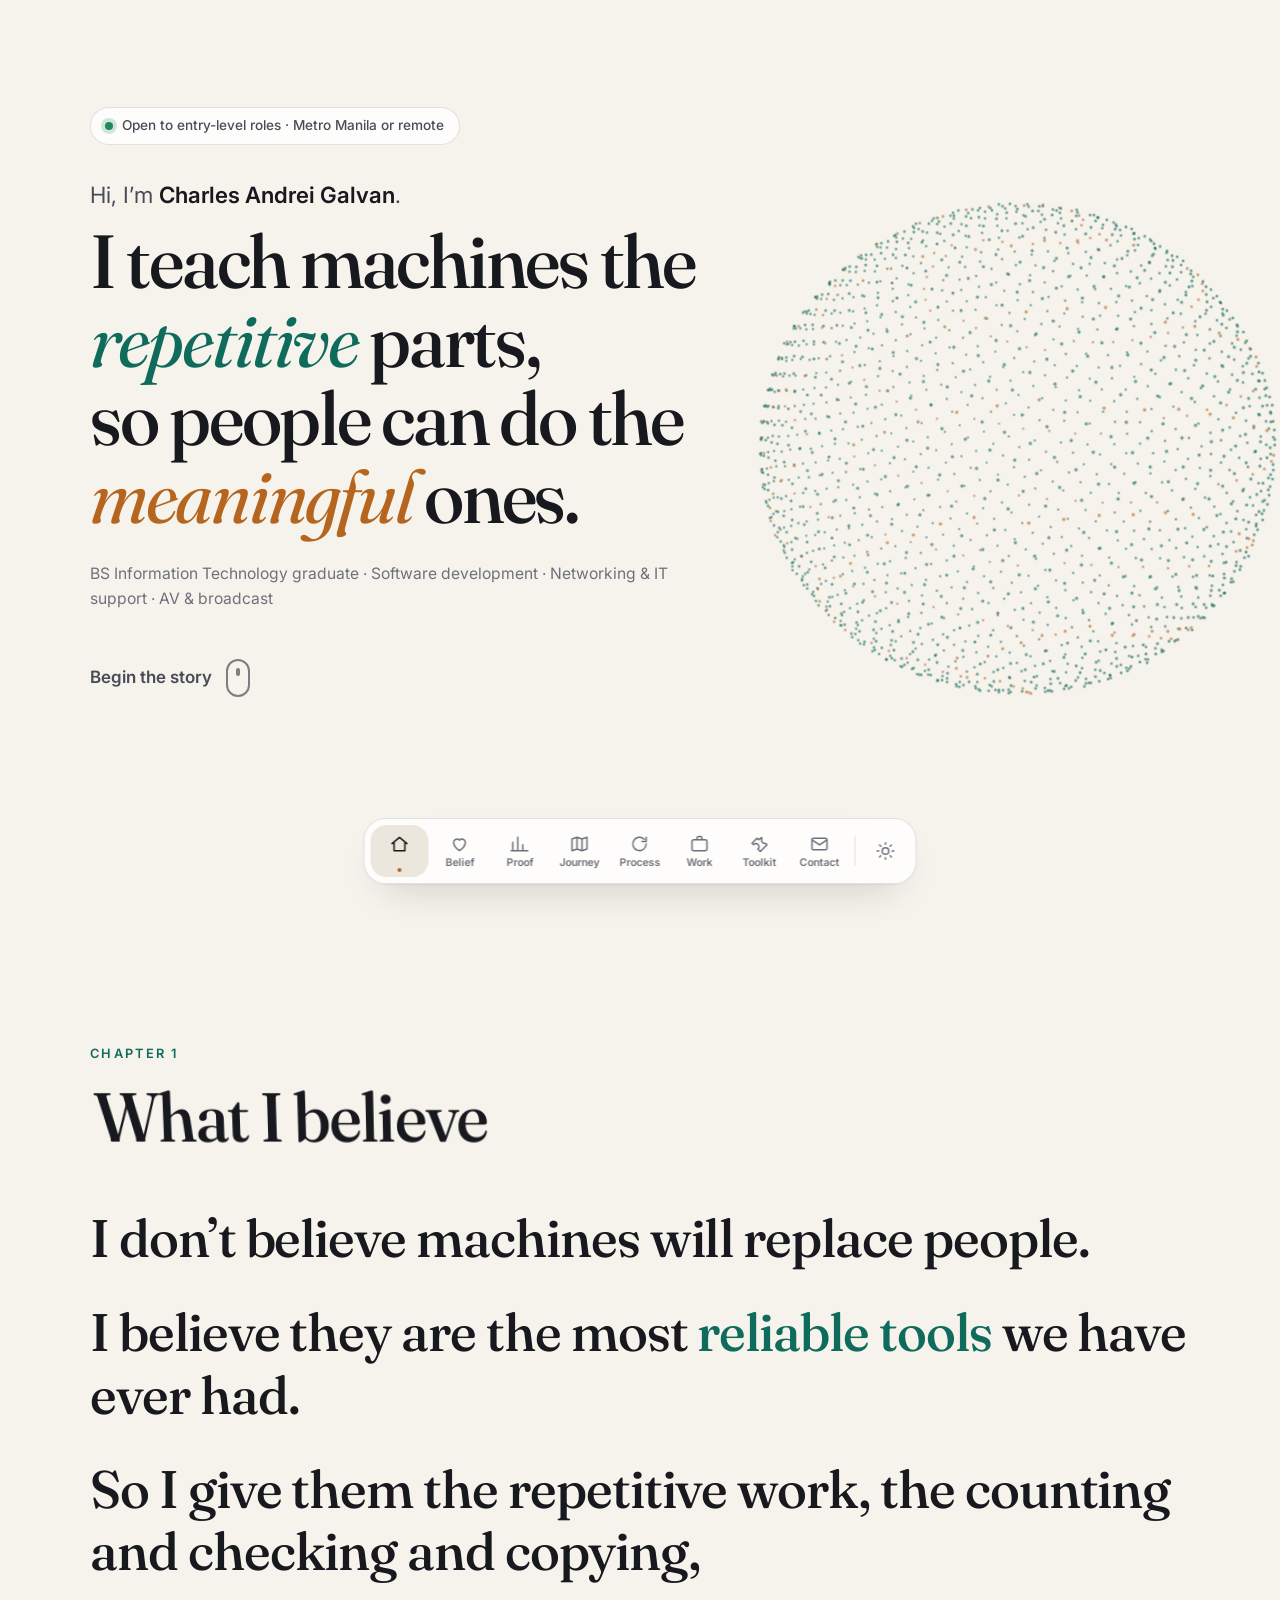
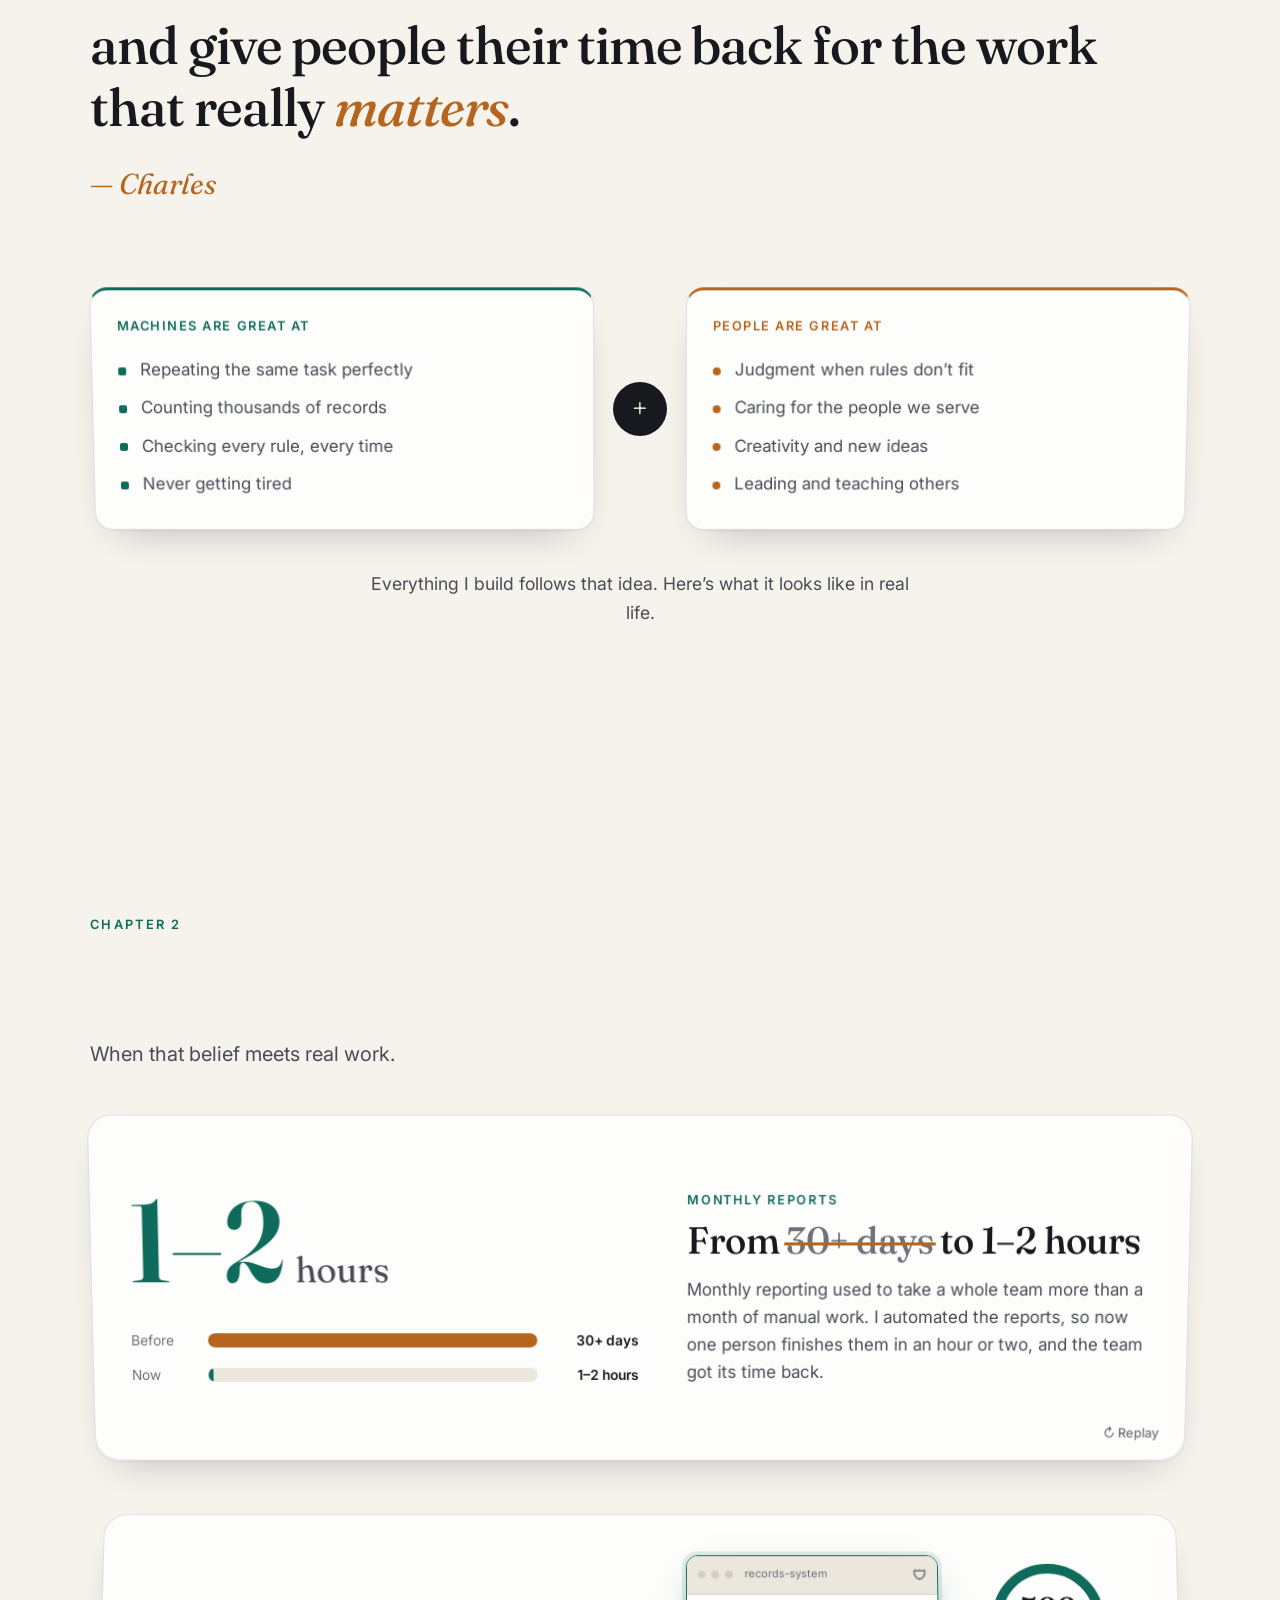
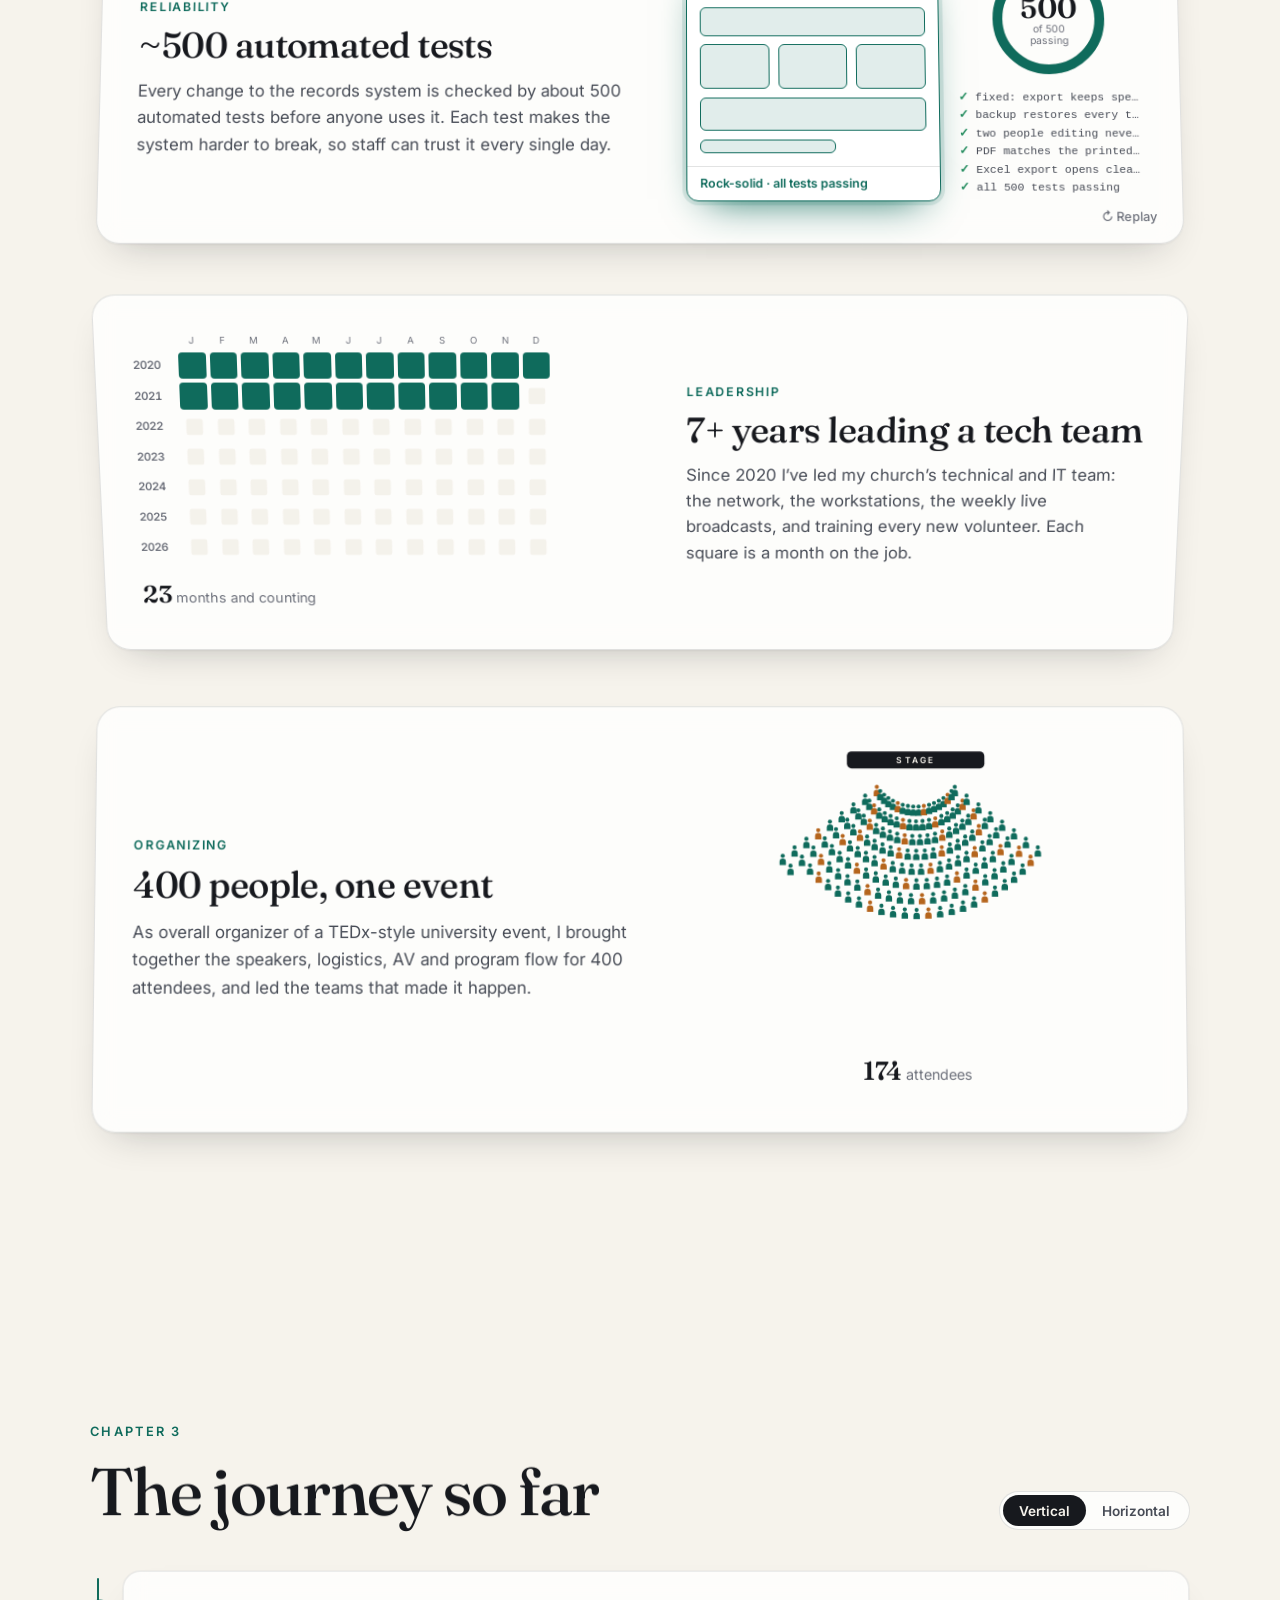
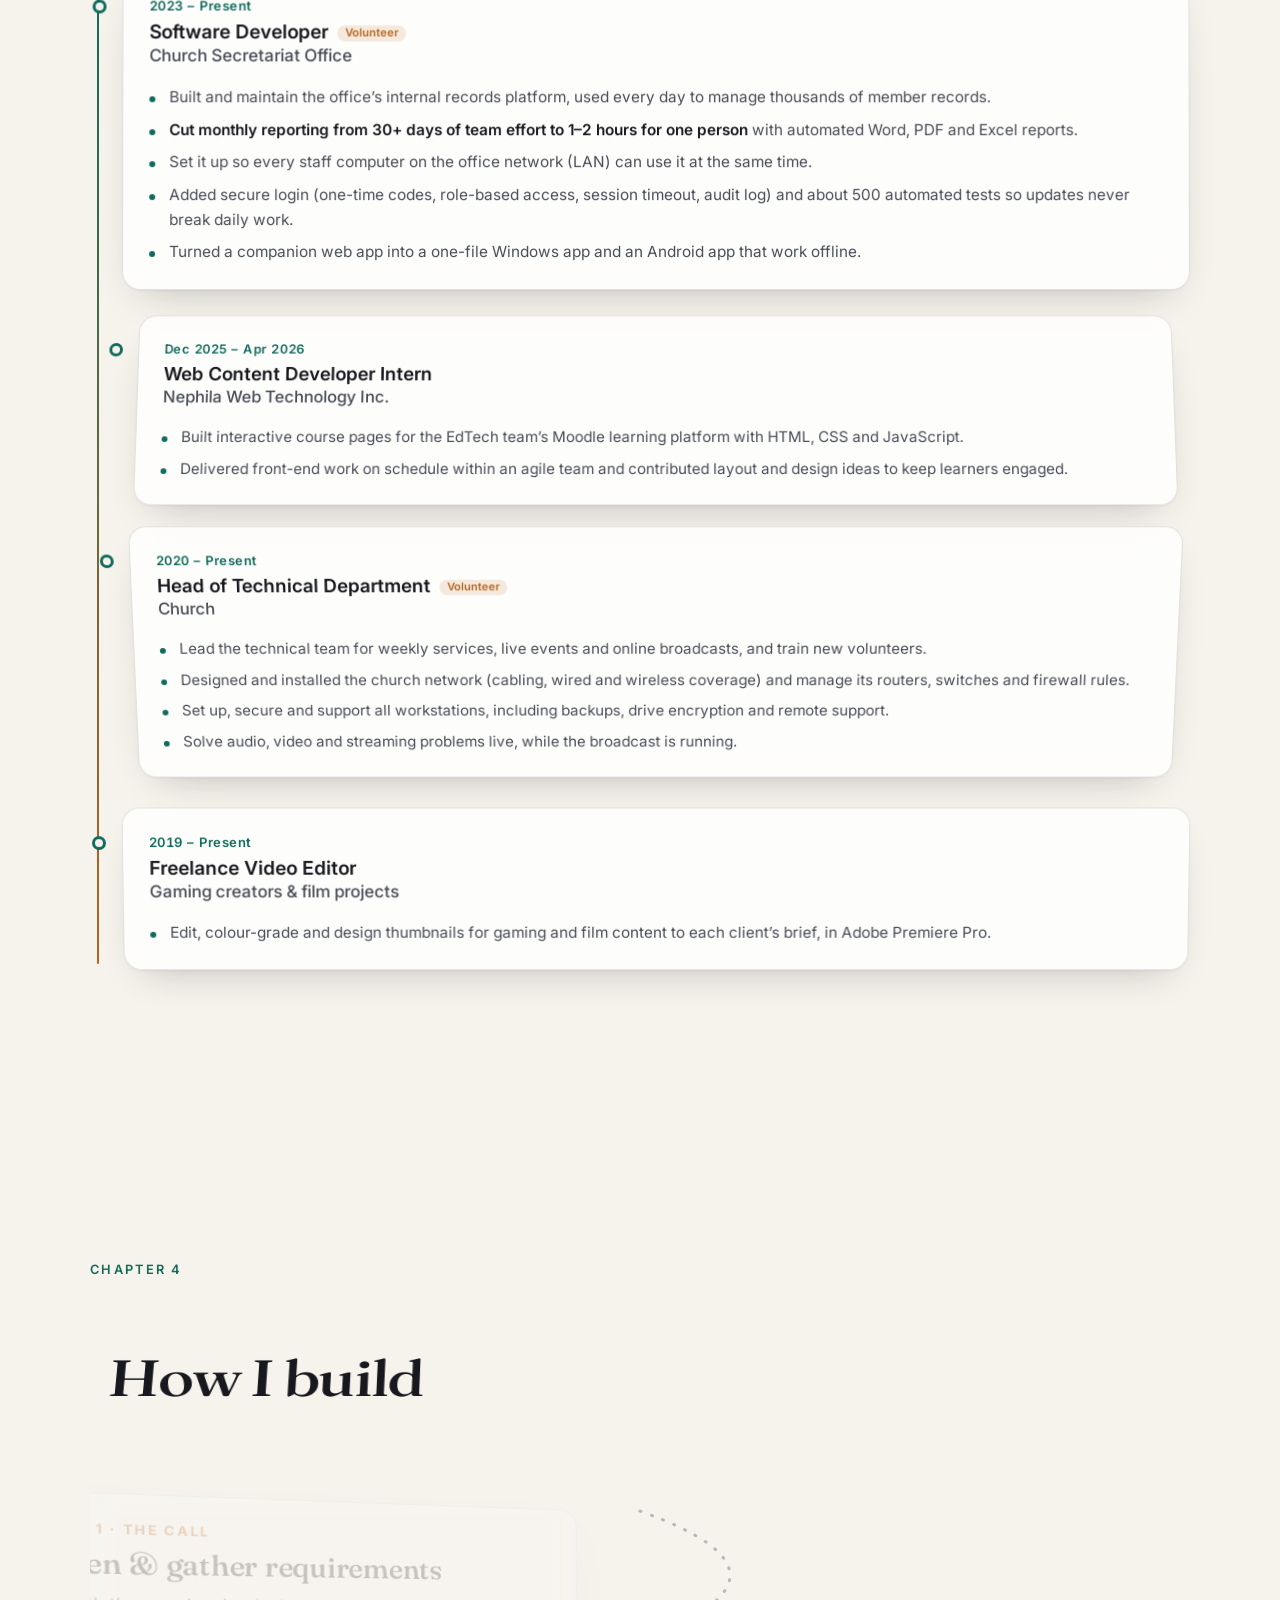
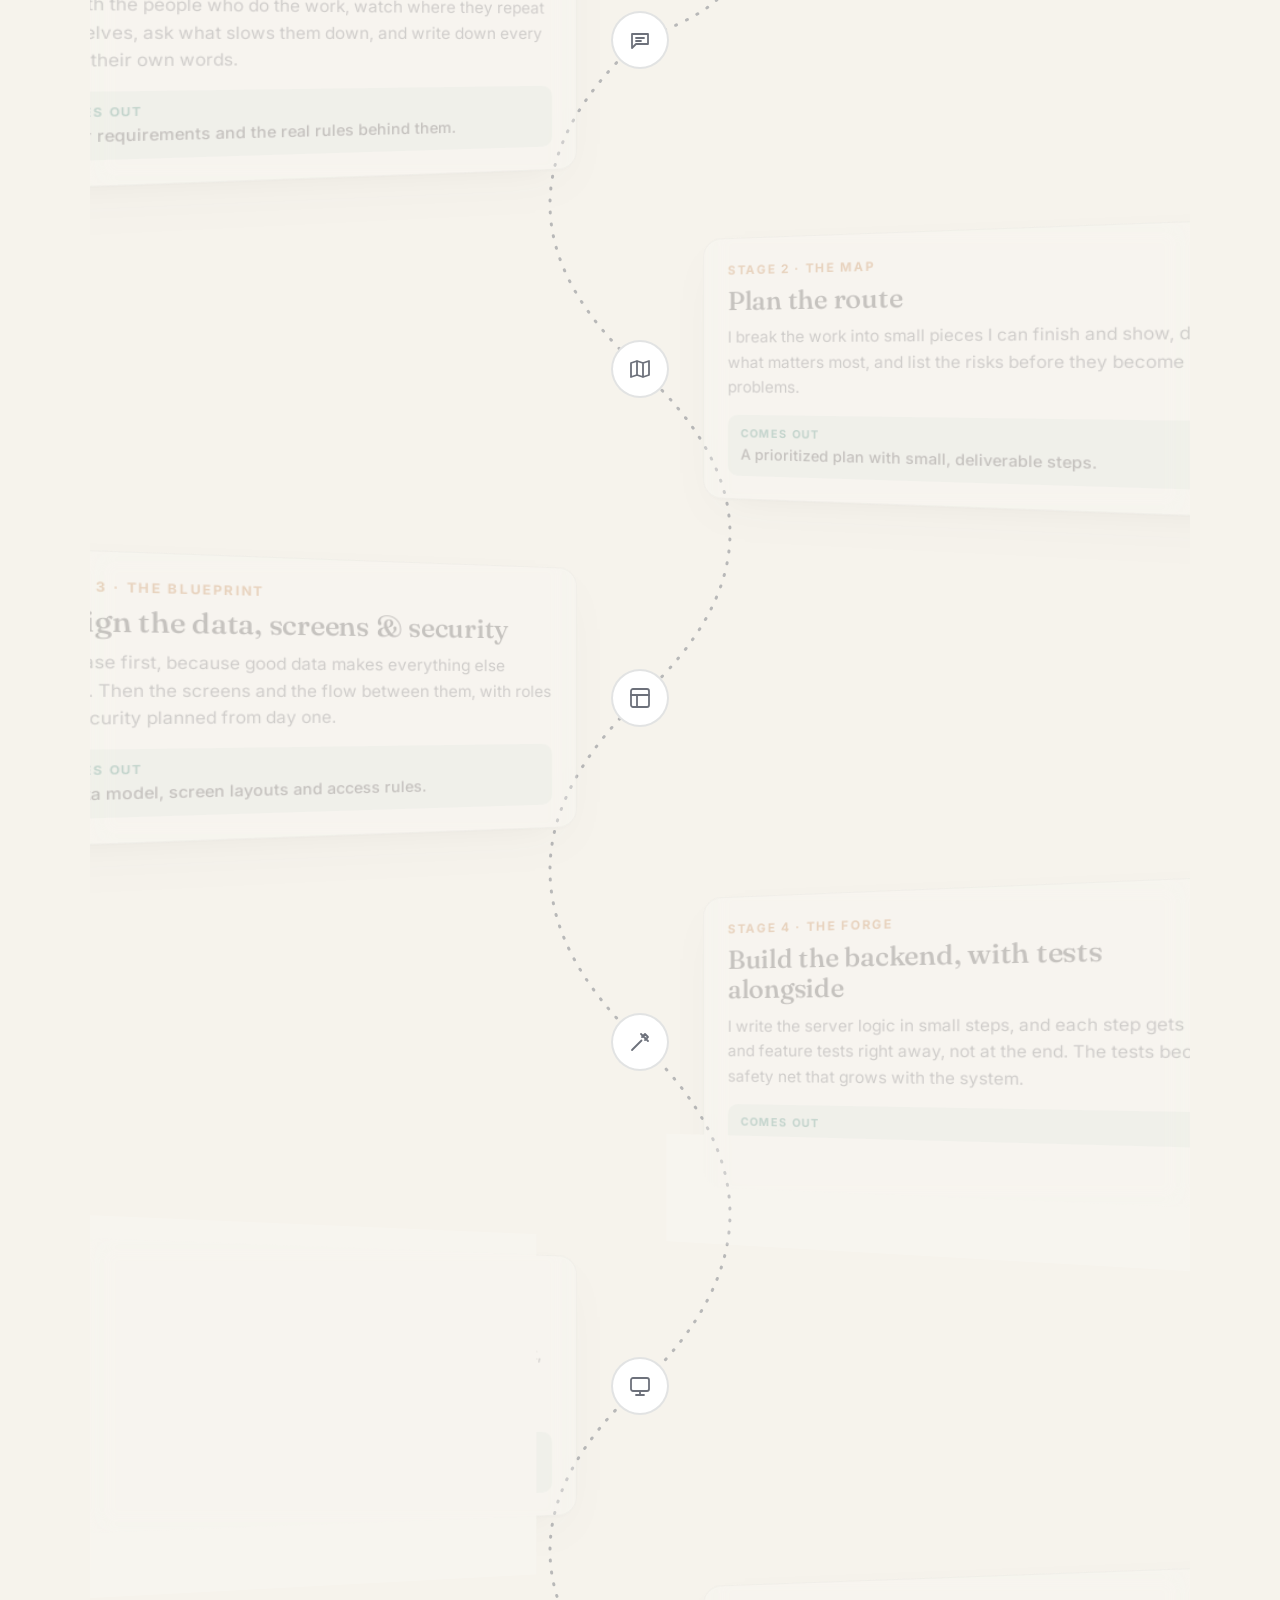
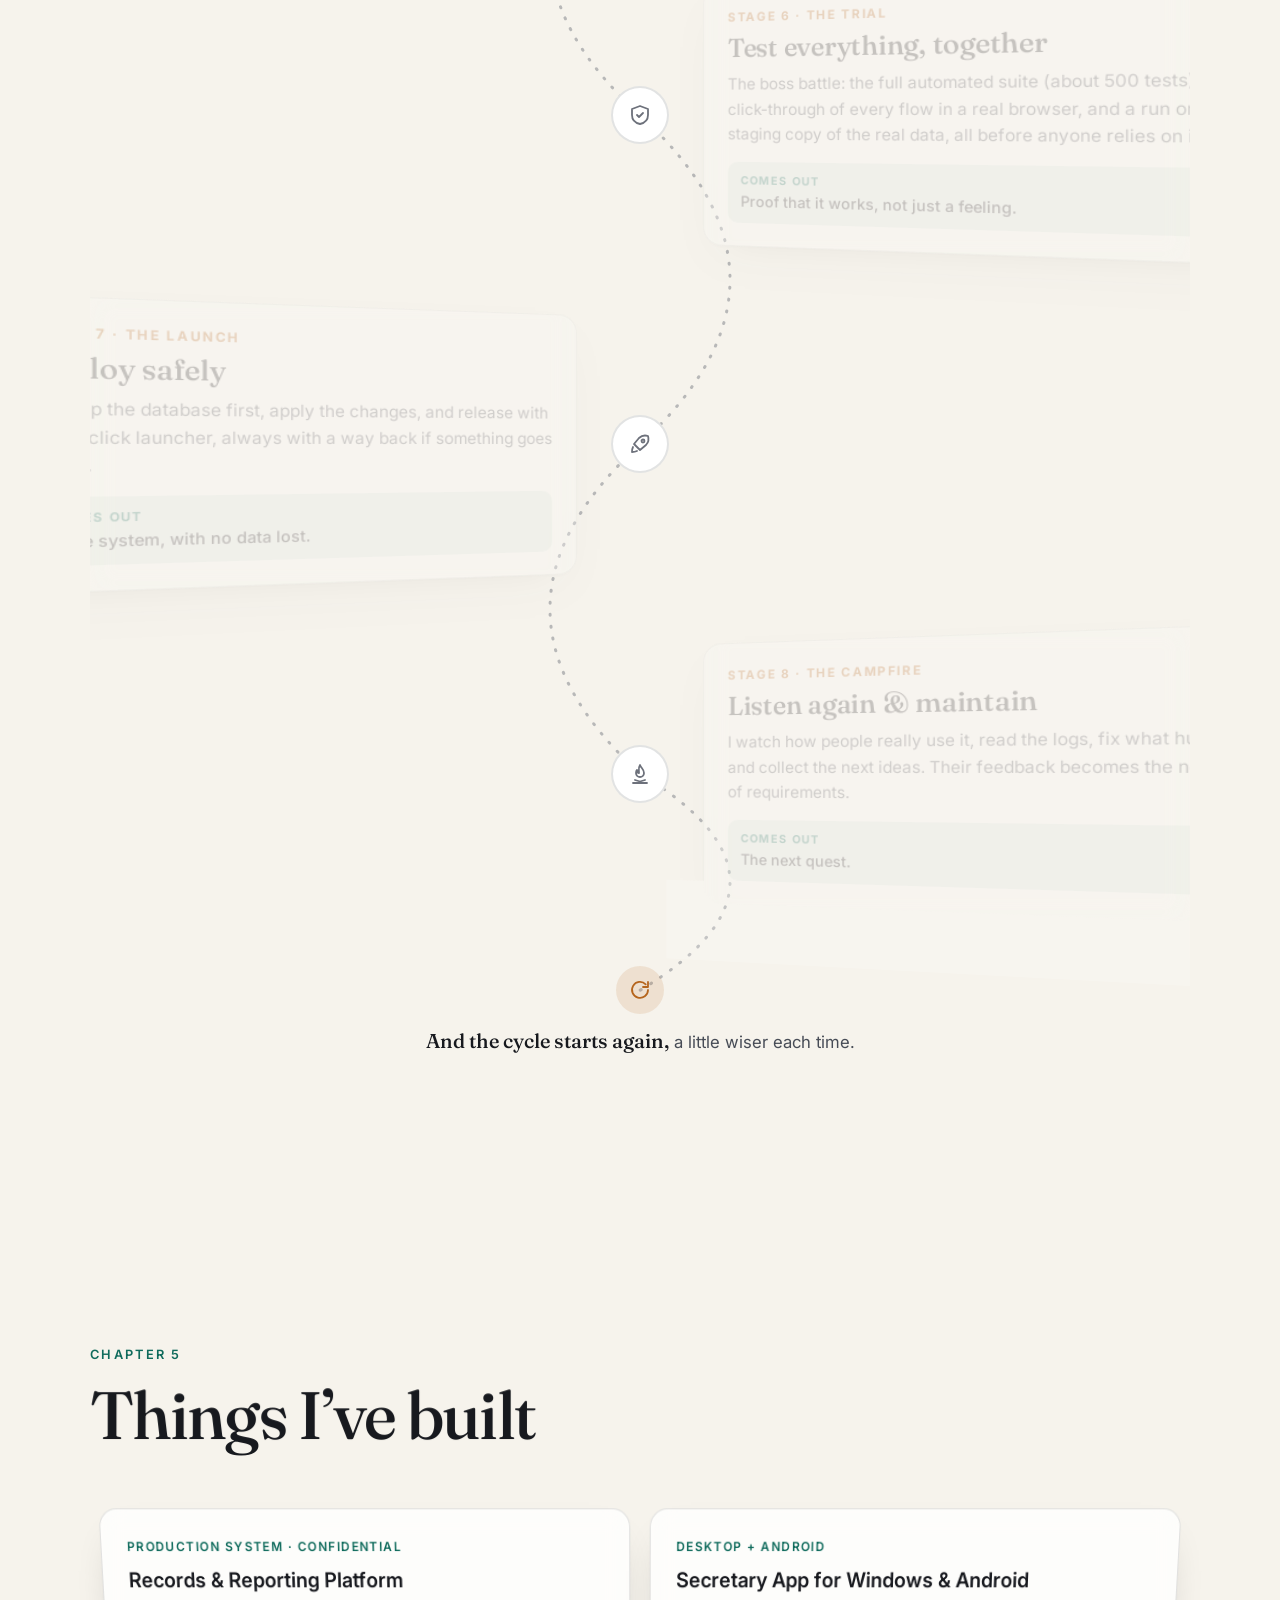
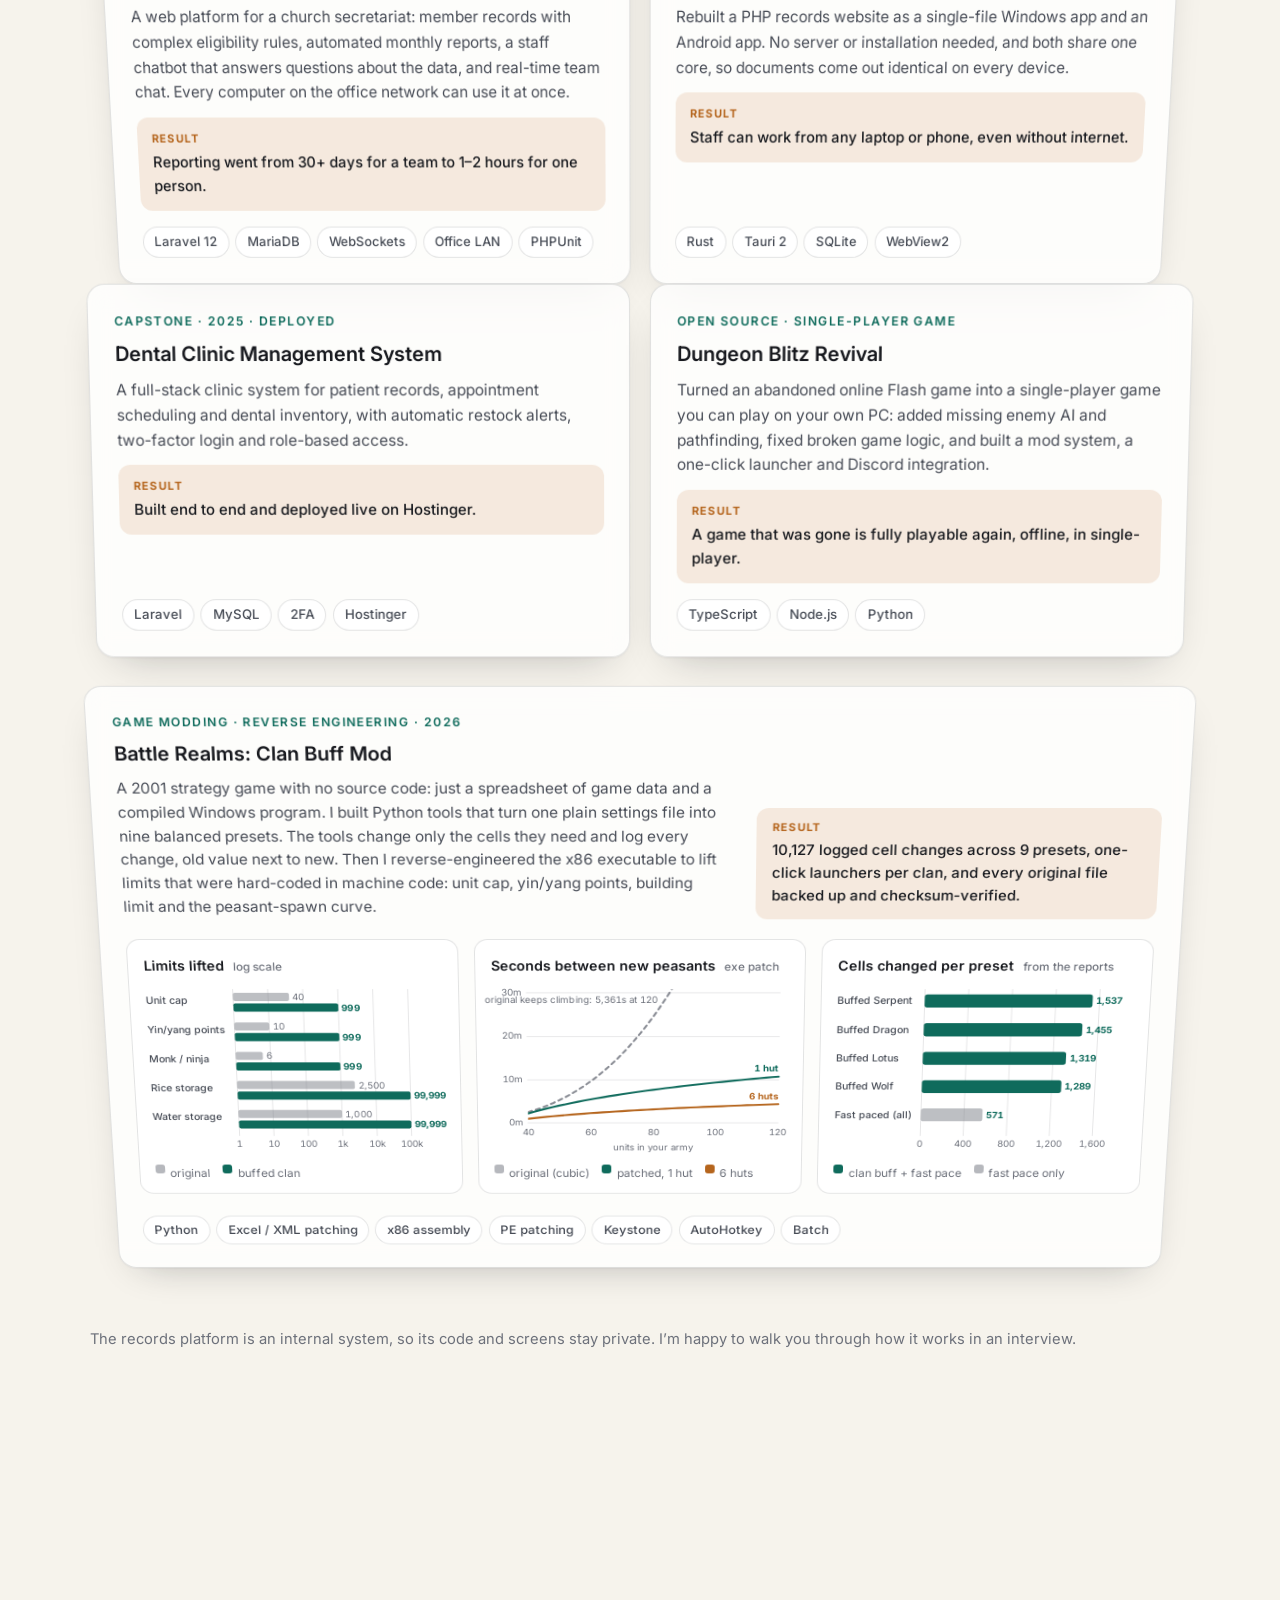
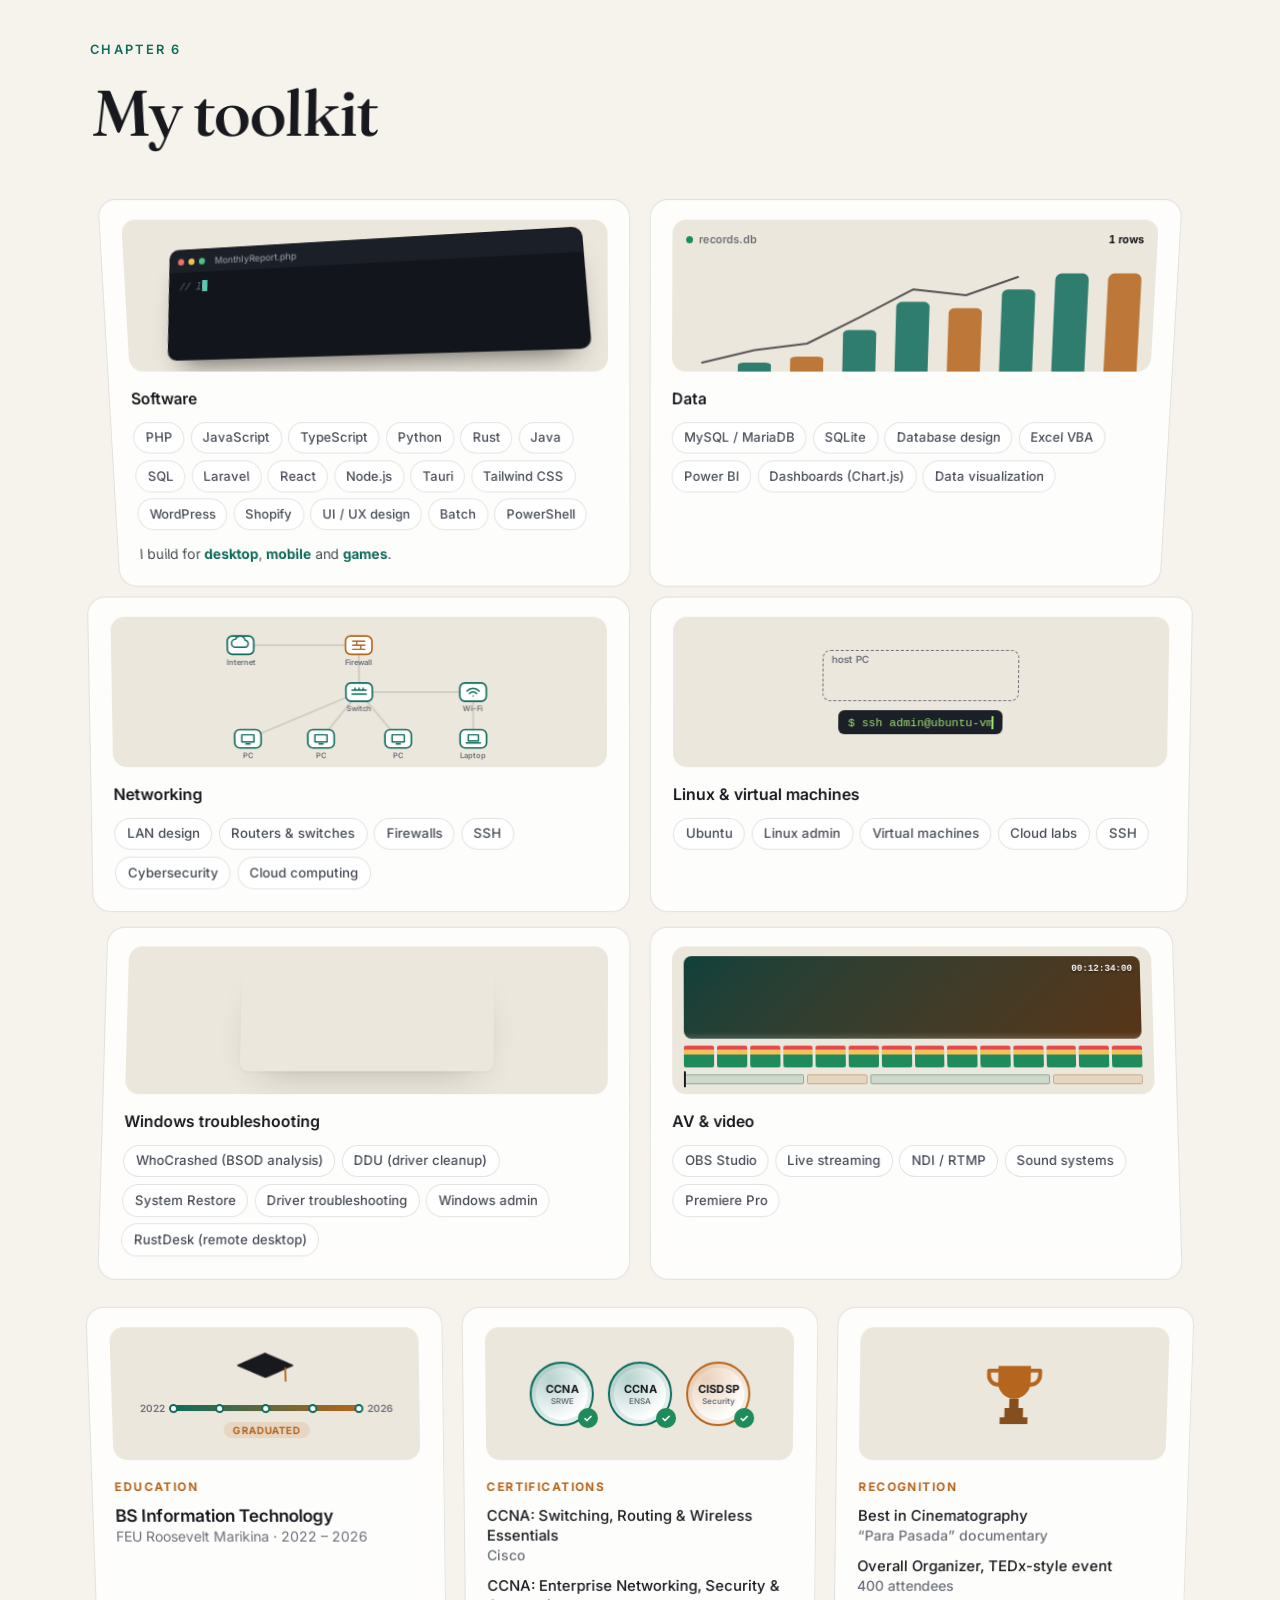
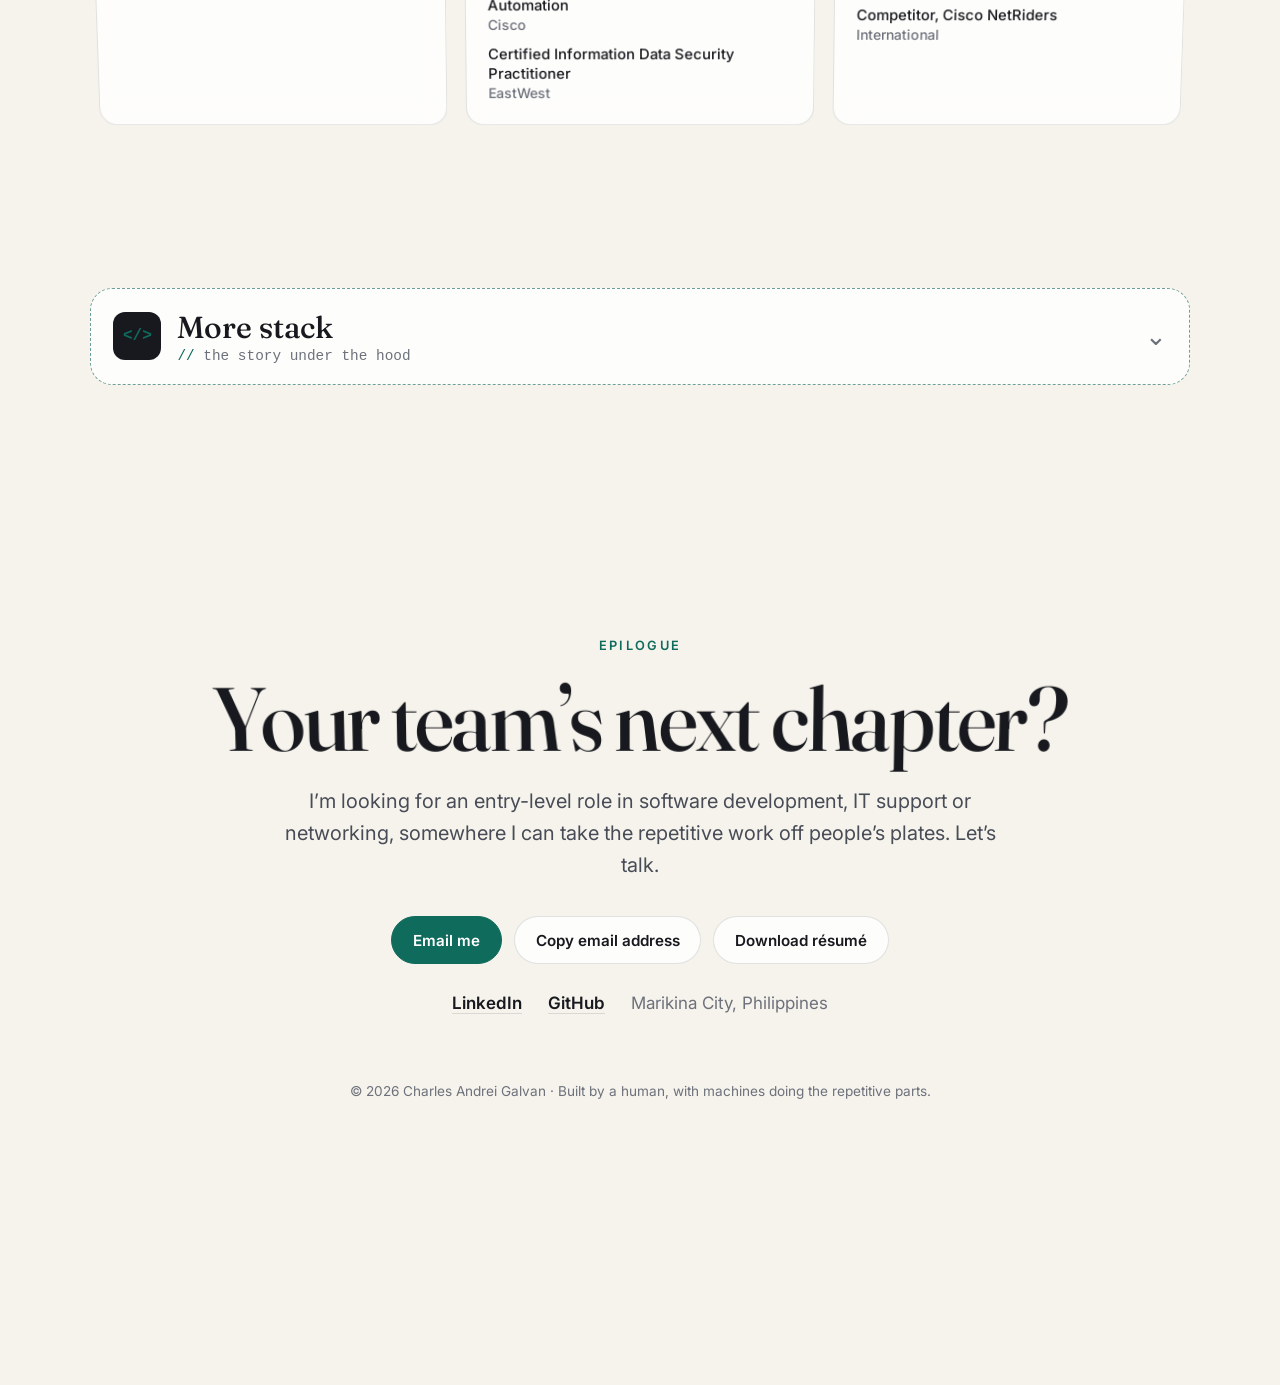
<file: index.html>
<!doctype html>
<html lang="en">
<head>
    <meta charset="utf-8">
    <meta name="viewport" content="width=device-width, initial-scale=1">
    <title>Charles Andrei Galvan · IT Graduate & Software Developer</title>
    <meta name="description" content="Charles Andrei Galvan, BS Information Technology graduate from Marikina City. I let machines do the repetitive work so people can do the meaningful work. Software, networking, IT support, AV & broadcast.">
    <meta name="theme-color" content="#f6f3ec" media="(prefers-color-scheme: light)">
    <meta name="theme-color" content="#0c0e12" media="(prefers-color-scheme: dark)">
    <meta property="og:type" content="website">
    <meta property="og:title" content="Charles Andrei Galvan · IT Graduate & Software Developer">
    <meta property="og:description" content="Machines do the repetitive work. People do the meaningful work. Software, networking, IT support, AV & broadcast.">
    <link rel="icon" href="favicon.svg" type="image/svg+xml">
    <link rel="preconnect" href="https://fonts.googleapis.com">
    <link rel="preconnect" href="https://fonts.gstatic.com" crossorigin>
    <link href="https://fonts.googleapis.com/css2?family=Fraunces:ital,opsz,wght@0,9..144,400;0,9..144,500;0,9..144,600;1,9..144,400;1,9..144,500&family=Inter:wght@400;500;600&display=swap" rel="stylesheet">
    <link rel="stylesheet" href="styles.css">
    <script>
        try { const t = localStorage.getItem('theme'); if (t === 'light' || t === 'dark') document.documentElement.dataset.theme = t; } catch (e) {}
    </script>
</head>
<body>
    <div class="intro" id="intro" role="dialog" aria-labelledby="introTitle">
        <div class="intro-card">
            <p class="intro-name" id="introTitle">Charles Andrei Galvan</p>
            <div class="intro-bar"><i></i></div>
            <p class="intro-tip"><b>Tip:</b> this site tells its story with animation. Keep animations turned on for the best experience.</p>
            <p class="intro-off" hidden>Your device has animations turned off, so you’ll see a still version. To turn them on: <b>Windows</b> Settings › Accessibility › Visual effects › Animation effects · <b>Mac</b> System Settings › Accessibility › Display › untick Reduce motion · <b>Phone</b> Accessibility › Motion. Then reload.</p>
            <button class="btn" type="button" id="introGo">Enter the site</button>
        </div>
    </div>
    <a class="skip" href="#belief">Skip to content</a>

    <!-- Full-screen 3D particle field that reshapes for each chapter (scene.js). Decorative only. -->
    <canvas id="scene" aria-hidden="true"></canvas>

    <main id="main">

        <!-- ============ PROLOGUE ============ -->
        <section class="chapter prologue" id="start" data-formation="globe" aria-label="Introduction">
            <div class="wrap">
                <p class="availability"><span class="dot" aria-hidden="true"></span>Open to entry-level roles · Metro Manila or remote</p>
                <p class="hello">Hi, I’m <strong>Charles Andrei Galvan</strong>.</p>
                <h1 class="headline">
                    I teach machines the <em class="machine">repetitive</em> parts,<br>
                    so people can do the <em class="human">meaningful</em> ones.
                </h1>
                <p class="roles">BS Information Technology graduate · Software development · Networking &amp; IT support · AV &amp; broadcast</p>
                <a class="scroll-cue" href="#belief"><span>Begin the story</span><span class="mouse" aria-hidden="true"><span></span></span></a>
            </div>
        </section>

        <!-- ============ CHAPTER 1 · BELIEF ============ -->
        <section class="chapter belief" id="belief" data-formation="duo" aria-labelledby="beliefTitle">
            <div class="wrap">
                <p class="chapter-no reveal3d">Chapter 1</p>
                <h2 class="chapter-title reveal3d" id="beliefTitle">What I believe</h2>

                <div class="manifesto" id="manifesto">
                    <p class="line reveal3d">I don’t believe machines will replace people.</p>
                    <p class="line reveal3d">I believe they are the most <span class="hl-machine">reliable tools</span> we have ever had.</p>
                    <p class="line reveal3d">So I give them the repetitive work, the counting and checking and copying,</p>
                    <p class="line reveal3d">and give people their time back for the work that really <em class="hl-human">matters</em>.</p>
                    <p class="signature reveal3d">— Charles</p>
                </div>

                <div class="duo">
                    <article class="duo-card machine-card reveal3d tilt">
                        <p class="duo-tag">Machines are great at</p>
                        <ul><li>Repeating the same task perfectly</li><li>Counting thousands of records</li><li>Checking every rule, every time</li><li>Never getting tired</li></ul>
                    </article>
                    <div class="duo-plus" aria-hidden="true">+</div>
                    <article class="duo-card human-card reveal3d tilt">
                        <p class="duo-tag">People are great at</p>
                        <ul><li>Judgment when rules don’t fit</li><li>Caring for the people we serve</li><li>Creativity and new ideas</li><li>Leading and teaching others</li></ul>
                    </article>
                </div>
                <p class="duo-close reveal3d">Everything I build follows that idea. Here’s what it looks like in real life.</p>
            </div>
        </section>

        <!-- ============ CHAPTER 2 · PROOF ============ -->
        <section class="chapter proof" id="proof" data-formation="wave" aria-labelledby="proofTitle">
            <div class="wrap">
                <p class="chapter-no reveal3d">Chapter 2</p>
                <h2 class="chapter-title reveal3d" id="proofTitle">The proof</h2>
                <p class="chapter-lede reveal3d">When that belief meets real work.</p>

                <!-- Time saved -->
                <article class="story-card reveal3d" data-anim="time">
                    <div class="anim time-anim" aria-hidden="true">
                        <div class="time-figure"><span class="time-num" data-time-num>30+</span><span class="time-unit" data-time-unit>days</span></div>
                        <div class="time-bars">
                            <div class="time-row"><span>Before</span><div class="track"><div class="fill before" data-time-before></div></div><b>30+ days</b></div>
                            <div class="time-row"><span>Now</span><div class="track"><div class="fill after" data-time-after></div></div><b>1–2 hours</b></div>
                        </div>
                    </div>
                    <div class="story-text">
                        <p class="story-kicker">Monthly reports</p>
                        <h3>From <span class="strike">30+ days</span> to 1–2 hours</h3>
                        <p>Monthly reporting used to take a whole team more than a month of manual work. I automated the reports, so now one person finishes them in an hour or two, and the team got its time back.</p>
                    </div>
                    <button class="replay" type="button" aria-label="Replay the animation">↻ Replay</button>
                </article>

                <!-- Tests -->
                <article class="story-card flip reveal3d" data-anim="tests">
                    <div class="anim tests-anim" aria-hidden="true">
                        <div class="browser" data-strength="0">
                            <div class="browser-bar"><i></i><i></i><i></i><span>records-system</span><b class="shield">🛡</b></div>
                            <div class="browser-body">
                                <div class="sk sk-head"></div>
                                <div class="sk-row"><div class="sk"></div><div class="sk"></div><div class="sk"></div></div>
                                <div class="sk sk-wide"></div>
                                <div class="sk sk-foot"></div>
                            </div>
                            <p class="strength-label" data-strength-label>Fragile</p>
                        </div>
                        <div class="test-side">
                            <div class="ring"><svg viewBox="0 0 120 120"><circle class="ring-bg" cx="60" cy="60" r="52"/><circle class="ring-fg" cx="60" cy="60" r="52" data-ring/></svg><div class="ring-text"><b data-test-count>0</b><span>of 500 passing</span></div></div>
                            <ul class="test-log" data-test-log></ul>
                        </div>
                    </div>
                    <div class="story-text">
                        <p class="story-kicker">Reliability</p>
                        <h3>~500 automated tests</h3>
                        <p>Every change to the records system is checked by about 500 automated tests before anyone uses it. Each test makes the system harder to break, so staff can trust it every single day.</p>
                    </div>
                    <button class="replay" type="button" aria-label="Replay the animation">↻ Replay</button>
                </article>

                <!-- Calendar -->
                <article class="story-card reveal3d" data-anim="calendar">
                    <div class="anim cal-anim" aria-hidden="true">
                        <div class="cal-grid" data-cal></div>
                        <p class="cal-count"><b data-cal-count>0</b> months and counting</p>
                    </div>
                    <div class="story-text">
                        <p class="story-kicker">Leadership</p>
                        <h3><span data-cal-years>5+</span> years leading a tech team</h3>
                        <p>Since 2020 I’ve led my church’s technical and IT team: the network, the workstations, the weekly live broadcasts, and training every new volunteer. Each square is a month on the job.</p>
                    </div>
                    <button class="replay" type="button" aria-label="Replay the animation">↻ Replay</button>
                </article>

                <!-- People -->
                <article class="story-card flip reveal3d" data-anim="people">
                    <div class="anim people-anim" aria-hidden="true">
                        <svg viewBox="0 0 600 380" data-people>
                            <defs>
                                <symbol id="person" viewBox="-5 -8 10 16"><circle cx="0" cy="-4.6" r="2.7"/><path d="M-4.2 7.4V3.2a4.2 4.2 0 0 1 8.4 0v4.2Z"/></symbol>
                            </defs>
                            <rect class="stage" x="210" y="8" width="180" height="22" rx="6"/>
                            <text class="stage-label" x="300" y="23.5" text-anchor="middle">STAGE</text>
                            <g data-crowd></g>
                        </svg>
                        <p class="people-count"><b data-people-count>0</b> attendees</p>
                    </div>
                    <div class="story-text">
                        <p class="story-kicker">Organizing</p>
                        <h3>400 people, one event</h3>
                        <p>As overall organizer of a TEDx-style university event, I brought together the speakers, logistics, AV and program flow for 400 attendees, and led the teams that made it happen.</p>
                    </div>
                    <button class="replay" type="button" aria-label="Replay the animation">↻ Replay</button>
                </article>
            </div>
        </section>

        <!-- ============ CHAPTER 3 · JOURNEY ============ -->
        <section class="chapter journey" id="journey" data-formation="helix" aria-labelledby="journeyTitle">
            <div class="wrap">
                <p class="chapter-no reveal3d">Chapter 3</p>
                <div class="title-row">
                    <h2 class="chapter-title reveal3d" id="journeyTitle">The journey so far</h2>
                    <div class="view-toggle" role="group" aria-label="Timeline layout">
                        <button type="button" data-view="vertical" aria-pressed="true">Vertical</button>
                        <button type="button" data-view="horizontal" aria-pressed="false">Horizontal</button>
                    </div>
                </div>

                <div class="timeline-shell" data-view="vertical" id="timeline">
                    <button class="tl-arrow prev" type="button" aria-label="Previous role">←</button>
                    <ol class="timeline" id="timelineTrack">
                        <li class="stop reveal3d tilt">
                            <span class="stop-dot" aria-hidden="true"></span>
                            <p class="when">2023 – Present</p>
                            <h3>Software Developer <span class="tag-soft">Volunteer</span></h3>
                            <p class="org">Church Secretariat Office</p>
                            <ul class="points">
                                <li>Built and maintain the office’s internal records platform, used every day to manage thousands of member records.</li>
                                <li><strong>Cut monthly reporting from 30+ days of team effort to 1–2 hours for one person</strong> with automated Word, PDF and Excel reports.</li>
                                <li>Set it up so every staff computer on the office network (LAN) can use it at the same time.</li>
                                <li>Added secure login (one-time codes, role-based access, session timeout, audit log) and about 500 automated tests so updates never break daily work.</li>
                                <li>Turned a companion web app into a one-file Windows app and an Android app that work offline.</li>
                            </ul>
                        </li>
                        <li class="stop reveal3d tilt">
                            <span class="stop-dot" aria-hidden="true"></span>
                            <p class="when">Dec 2025 – Apr 2026</p>
                            <h3>Web Content Developer Intern</h3>
                            <p class="org">Nephila Web Technology Inc.</p>
                            <ul class="points">
                                <li>Built interactive course pages for the EdTech team’s Moodle learning platform with HTML, CSS and JavaScript.</li>
                                <li>Delivered front-end work on schedule within an agile team and contributed layout and design ideas to keep learners engaged.</li>
                            </ul>
                        </li>
                        <li class="stop reveal3d tilt">
                            <span class="stop-dot" aria-hidden="true"></span>
                            <p class="when">2020 – Present</p>
                            <h3>Head of Technical Department <span class="tag-soft">Volunteer</span></h3>
                            <p class="org">Church</p>
                            <ul class="points">
                                <li>Lead the technical team for weekly services, live events and online broadcasts, and train new volunteers.</li>
                                <li>Designed and installed the church network (cabling, wired and wireless coverage) and manage its routers, switches and firewall rules.</li>
                                <li>Set up, secure and support all workstations, including backups, drive encryption and remote support.</li>
                                <li>Solve audio, video and streaming problems live, while the broadcast is running.</li>
                            </ul>
                        </li>
                        <li class="stop reveal3d tilt">
                            <span class="stop-dot" aria-hidden="true"></span>
                            <p class="when">2019 – Present</p>
                            <h3>Freelance Video Editor</h3>
                            <p class="org">Gaming creators &amp; film projects</p>
                            <ul class="points">
                                <li>Edit, colour-grade and design thumbnails for gaming and film content to each client’s brief, in Adobe Premiere Pro.</li>
                            </ul>
                        </li>
                    </ol>
                    <button class="tl-arrow next" type="button" aria-label="Next role">→</button>
                </div>
            </div>
        </section>

        <!-- ============ CHAPTER 4 · HOW I BUILD (SDLC as a quest map) ============ -->
        <section class="chapter process" id="process" data-formation="ring" aria-labelledby="processTitle">
            <div class="wrap">
                <p class="chapter-no reveal3d">Chapter 4</p>
                <h2 class="chapter-title reveal3d" id="processTitle">How I build</h2>
                <p class="chapter-lede reveal3d">Every project is a small adventure, and I take the same route every time. It isn’t a straight line. It’s a cycle.</p>

                <div class="quest" id="quest">
                    <svg class="quest-road" aria-hidden="true"><path class="road-base" /><path class="road-lit" /></svg>
                    <div class="traveler" aria-hidden="true"><span></span></div>
                    <ol class="quest-stops">
                        <li class="qstop">
                            <span class="qmark" aria-hidden="true"><svg viewBox="0 0 24 24"><path d="M4 6h16v10H8l-4 4Z"/><path d="M8 10h8M8 13h5"/></svg></span>
                            <div class="qcard">
                                <p class="qkicker">Stage 1 · The call</p>
                                <h3>Listen &amp; gather requirements</h3>
                                <p>I sit with the people who do the work, watch where they repeat themselves, ask what slows them down, and write down every rule in their own words.</p>
                                <p class="qloot"><span>Comes out</span>Clear requirements and the real rules behind them.</p>
                            </div>
                        </li>
                        <li class="qstop">
                            <span class="qmark" aria-hidden="true"><svg viewBox="0 0 24 24"><path d="M9 4 3 6v14l6-2 6 2 6-2V4l-6 2-6-2ZM9 4v14M15 6v14"/></svg></span>
                            <div class="qcard">
                                <p class="qkicker">Stage 2 · The map</p>
                                <h3>Plan the route</h3>
                                <p>I break the work into small pieces I can finish and show, decide what matters most, and list the risks before they become problems.</p>
                                <p class="qloot"><span>Comes out</span>A prioritized plan with small, deliverable steps.</p>
                            </div>
                        </li>
                        <li class="qstop">
                            <span class="qmark" aria-hidden="true"><svg viewBox="0 0 24 24"><rect x="3" y="3" width="18" height="18" rx="2"/><path d="M3 9h18M9 21V9"/></svg></span>
                            <div class="qcard">
                                <p class="qkicker">Stage 3 · The blueprint</p>
                                <h3>Design the data, screens &amp; security</h3>
                                <p>Database first, because good data makes everything else simple. Then the screens and the flow between them, with roles and security planned from day one.</p>
                                <p class="qloot"><span>Comes out</span>A data model, screen layouts and access rules.</p>
                            </div>
                        </li>
                        <li class="qstop">
                            <span class="qmark" aria-hidden="true"><svg viewBox="0 0 24 24"><path d="m14 7 3-3 3 3-3 3M4 20l9.5-9.5M13 4l7 7"/></svg></span>
                            <div class="qcard">
                                <p class="qkicker">Stage 4 · The forge</p>
                                <h3>Build the backend, with tests alongside</h3>
                                <p>I write the server logic in small steps, and each step gets its unit and feature tests right away, not at the end. The tests become a safety net that grows with the system.</p>
                                <p class="qloot"><span>Comes out</span>A working backend already protected by tests.</p>
                            </div>
                        </li>
                        <li class="qstop">
                            <span class="qmark" aria-hidden="true"><svg viewBox="0 0 24 24"><rect x="3" y="4" width="18" height="13" rx="2"/><path d="M8 21h8M12 17v4"/></svg></span>
                            <div class="qcard">
                                <p class="qkicker">Stage 5 · The craft</p>
                                <h3>Build the frontend, and test it too</h3>
                                <p>I turn the design into screens people actually enjoy using: fast, clear, and checked on phones and laptops, in light and dark mode.</p>
                                <p class="qloot"><span>Comes out</span>Easy-to-use screens wired to the backend.</p>
                            </div>
                        </li>
                        <li class="qstop">
                            <span class="qmark" aria-hidden="true"><svg viewBox="0 0 24 24"><path d="M12 3 4 6v6c0 5 3.5 8 8 9 4.5-1 8-4 8-9V6Z"/><path d="m9 12 2 2 4-4"/></svg></span>
                            <div class="qcard">
                                <p class="qkicker">Stage 6 · The trial</p>
                                <h3>Test everything, together</h3>
                                <p>The boss battle: the full automated suite (about 500 tests), a click-through of every flow in a real browser, and a run on a staging copy of the real data, all before anyone relies on it.</p>
                                <p class="qloot"><span>Comes out</span>Proof that it works, not just a feeling.</p>
                            </div>
                        </li>
                        <li class="qstop">
                            <span class="qmark" aria-hidden="true"><svg viewBox="0 0 24 24"><path d="M5 15c-1 2-1 4-1 5 1 0 3 0 5-1M9 15l-3-3 5-6a9 9 0 0 1 9-2 9 9 0 0 1-2 9l-6 5Z"/><circle cx="15" cy="9" r="1.5"/></svg></span>
                            <div class="qcard">
                                <p class="qkicker">Stage 7 · The launch</p>
                                <h3>Deploy safely</h3>
                                <p>Back up the database first, apply the changes, and release with a one-click launcher, always with a way back if something goes wrong.</p>
                                <p class="qloot"><span>Comes out</span>A live system, with no data lost.</p>
                            </div>
                        </li>
                        <li class="qstop">
                            <span class="qmark" aria-hidden="true"><svg viewBox="0 0 24 24"><path d="M12 3c1 3 4 4 4 8a4 4 0 0 1-8 0c0-2 1-3 1-3 0 2 1 3 2 3 0-3-1-5 1-8Z"/><path d="M5 21h14M7 18l10 3M17 18 7 21"/></svg></span>
                            <div class="qcard">
                                <p class="qkicker">Stage 8 · The campfire</p>
                                <h3>Listen again &amp; maintain</h3>
                                <p>I watch how people really use it, read the logs, fix what hurts, and collect the next ideas. Their feedback becomes the next set of requirements.</p>
                                <p class="qloot"><span>Comes out</span>The next quest.</p>
                            </div>
                        </li>
                    </ol>
                    <div class="quest-loop">
                        <span class="loop-icon" aria-hidden="true"><svg viewBox="0 0 24 24"><path d="M20 12a8 8 0 1 1-2.3-5.7M20 4v5h-5"/></svg></span>
                        <p><b>And the cycle starts again,</b> a little wiser each time.</p>
                    </div>
                </div>
            </div>
        </section>

        <!-- ============ CHAPTER 5 · WORK ============ -->
        <section class="chapter work" id="work" data-formation="blocks" aria-labelledby="workTitle">
            <div class="wrap">
                <p class="chapter-no reveal3d">Chapter 5</p>
                <h2 class="chapter-title reveal3d" id="workTitle">Things I’ve built</h2>
                <div class="projects">
                    <article class="project reveal3d tilt">
                        <p class="project-kicker">Production system · Confidential</p>
                        <h3>Records &amp; Reporting Platform</h3>
                        <p>A web platform for a church secretariat: member records with complex eligibility rules, automated monthly reports, a staff chatbot that answers questions about the data, and real-time team chat. Every computer on the office network can use it at once.</p>
                        <p class="result"><span>Result</span>Reporting went from 30+ days for a team to 1–2 hours for one person.</p>
                        <ul class="chips" aria-label="Built with"><li>Laravel 12</li><li>MariaDB</li><li>WebSockets</li><li>Office LAN</li><li>PHPUnit</li></ul>
                    </article>
                    <article class="project reveal3d tilt">
                        <p class="project-kicker">Desktop + Android</p>
                        <h3>Secretary App for Windows &amp; Android</h3>
                        <p>Rebuilt a PHP records website as a single-file Windows app and an Android app. No server or installation needed, and both share one core, so documents come out identical on every device.</p>
                        <p class="result"><span>Result</span>Staff can work from any laptop or phone, even without internet.</p>
                        <ul class="chips" aria-label="Built with"><li>Rust</li><li>Tauri 2</li><li>SQLite</li><li>WebView2</li></ul>
                    </article>
                    <article class="project reveal3d tilt">
                        <p class="project-kicker">Capstone · 2025 · Deployed</p>
                        <h3>Dental Clinic Management System</h3>
                        <p>A full-stack clinic system for patient records, appointment scheduling and dental inventory, with automatic restock alerts, two-factor login and role-based access.</p>
                        <p class="result"><span>Result</span>Built end to end and deployed live on Hostinger.</p>
                        <ul class="chips" aria-label="Built with"><li>Laravel</li><li>MySQL</li><li>2FA</li><li>Hostinger</li></ul>
                    </article>
                    <article class="project reveal3d tilt">
                        <p class="project-kicker">Open source · Single-player game</p>
                        <h3>Dungeon Blitz Revival</h3>
                        <p>Turned an abandoned online Flash game into a single-player game you can play on your own PC: added missing enemy AI and pathfinding, fixed broken game logic, and built a mod system, a one-click launcher and Discord integration.</p>
                        <p class="result"><span>Result</span>A game that was gone is fully playable again, offline, in single-player.</p>
                        <ul class="chips" aria-label="Built with"><li>TypeScript</li><li>Node.js</li><li>Python</li></ul>
                    </article>
                    <article class="project case reveal3d tilt" id="battle-realms">
                        <div class="case-head">
                            <div>
                                <p class="project-kicker">Game modding · Reverse engineering · 2026</p>
                                <h3>Battle Realms: Clan Buff Mod</h3>
                                <p>A 2001 strategy game with no source code: just a spreadsheet of game data and a compiled Windows program. I built Python tools that turn one plain settings file into nine balanced presets. The tools change only the cells they need and log every change, old value next to new. Then I reverse-engineered the x86 executable to lift limits that were hard-coded in machine code: unit cap, yin/yang points, building limit and the peasant-spawn curve.</p>
                            </div>
                            <p class="result"><span>Result</span>10,127 logged cell changes across 9 presets, one-click launchers per clan, and every original file backed up and checksum-verified.</p>
                        </div>
                        <div class="case-charts">
                            <figure class="chart-card"><figcaption>Limits lifted <small>log scale</small></figcaption><svg class="chart" viewBox="0 0 340 214" role="img" aria-labelledby="brC1t brC1d"><title id="brC1t">Limits lifted</title><desc id="brC1d">Before and after, log scale: Unit cap 40 to 999; Yin/yang points 10 to 999; Monk / ninja 6 to 999; Rice storage 2,500 to 99,999; Water storage 1,000 to 99,999.</desc><line class="grid" x1="100.0" x2="100.0" y1="6" y2="186"/><text class="tick" x="100.0" y="200" text-anchor="middle">1</text><line class="grid" x1="140.0" x2="140.0" y1="6" y2="186"/><text class="tick" x="140.0" y="200" text-anchor="middle">10</text><line class="grid" x1="180.0" x2="180.0" y1="6" y2="186"/><text class="tick" x="180.0" y="200" text-anchor="middle">100</text><line class="grid" x1="220.0" x2="220.0" y1="6" y2="186"/><text class="tick" x="220.0" y="200" text-anchor="middle">1k</text><line class="grid" x1="260.0" x2="260.0" y1="6" y2="186"/><text class="tick" x="260.0" y="200" text-anchor="middle">10k</text><line class="grid" x1="300.0" x2="300.0" y1="6" y2="186"/><text class="tick" x="300.0" y="200" text-anchor="middle">100k</text><text class="lab" x="0" y="23">Unit cap</text><rect class="bar old" x="100" y="10" width="64.1" height="10" rx="2" style="--d:0ms"/><rect class="bar new" x="100" y="23" width="120.0" height="10" rx="2" style="--d:250ms"/><text class="val" x="168.1" y="19">40</text><text class="val strong" x="224.0" y="32">999</text><text class="lab" x="0" y="59">Yin/yang points</text><rect class="bar old" x="100" y="46" width="40.0" height="10" rx="2" style="--d:90ms"/><rect class="bar new" x="100" y="59" width="120.0" height="10" rx="2" style="--d:340ms"/><text class="val" x="144.0" y="55">10</text><text class="val strong" x="224.0" y="68">999</text><text class="lab" x="0" y="95">Monk / ninja</text><rect class="bar old" x="100" y="82" width="31.1" height="10" rx="2" style="--d:180ms"/><rect class="bar new" x="100" y="95" width="120.0" height="10" rx="2" style="--d:430ms"/><text class="val" x="135.1" y="91">6</text><text class="val strong" x="224.0" y="104">999</text><text class="lab" x="0" y="131">Rice storage</text><rect class="bar old" x="100" y="118" width="135.9" height="10" rx="2" style="--d:270ms"/><rect class="bar new" x="100" y="131" width="200.0" height="10" rx="2" style="--d:520ms"/><text class="val" x="239.9" y="127">2,500</text><text class="val strong" x="304.0" y="140">99,999</text><text class="lab" x="0" y="167">Water storage</text><rect class="bar old" x="100" y="154" width="120.0" height="10" rx="2" style="--d:360ms"/><rect class="bar new" x="100" y="167" width="200.0" height="10" rx="2" style="--d:610ms"/><text class="val" x="224.0" y="163">1,000</text><text class="val strong" x="304.0" y="176">99,999</text></svg><p class="legend"><i class="k-old"></i>original <i class="k-new"></i>buffed clan</p></figure>
                            <figure class="chart-card"><figcaption>Seconds between new peasants <small>exe patch</small></figcaption><svg class="chart" viewBox="0 0 340 214" role="img" aria-labelledby="brC2t brC2d"><title id="brC2t">Seconds between new peasants</title><desc id="brC2d">Original game: 1472 seconds at 80 units and 5,361 at 120. Patched with 1 hut: 462 and 646. Patched with 6 huts: 189 and 263.</desc><line class="grid" x1="40" x2="330" y1="170.0" y2="170.0"/><text class="tick" x="35" y="173.0" text-anchor="end">0m</text><line class="grid" x1="40" x2="330" y1="116.7" y2="116.7"/><text class="tick" x="35" y="119.7" text-anchor="end">10m</text><line class="grid" x1="40" x2="330" y1="63.3" y2="63.3"/><text class="tick" x="35" y="66.3" text-anchor="end">20m</text><line class="grid" x1="40" x2="330" y1="10.0" y2="10.0"/><text class="tick" x="35" y="13.0" text-anchor="end">30m</text><text class="tick" x="40.0" y="186" text-anchor="middle">40</text><text class="tick" x="112.5" y="186" text-anchor="middle">60</text><text class="tick" x="185.0" y="186" text-anchor="middle">80</text><text class="tick" x="257.5" y="186" text-anchor="middle">100</text><text class="tick" x="330.0" y="186" text-anchor="middle">120</text><text class="tick" x="185.0" y="204" text-anchor="middle">units in your army</text><defs><clipPath id="brClip"><rect x="40" y="6" width="294" height="166"/></clipPath></defs><g clip-path="url(#brClip)"><path class="line old" pathLength="1" d="M40.0,156.7 L47.2,154.3 L54.5,151.7 L61.8,148.7 L69.0,145.5 L76.2,141.9 L83.5,138.0 L90.8,133.8 L98.0,129.1 L105.2,124.1 L112.5,118.7 L119.8,112.9 L127.0,106.6 L134.2,99.9 L141.5,92.8 L148.8,85.1 L156.0,77.0 L163.2,68.3 L170.5,59.1 L177.8,49.4 L185.0,39.2 L192.2,28.3 L199.5,16.9 L206.8,4.9 L214.0,0.4"/><path class="line new" pathLength="1" d="M40.0,158.3 L47.2,156.1 L54.5,154.1 L61.8,152.1 L69.0,150.3 L76.2,148.5 L83.5,146.9 L90.8,145.2 L98.0,143.7 L105.2,142.2 L112.5,140.8 L119.8,139.4 L127.0,138.1 L134.2,136.8 L141.5,135.6 L148.8,134.4 L156.0,133.2 L163.2,132.1 L170.5,131.0 L177.8,129.9 L185.0,128.9 L192.2,127.9 L199.5,126.9 L206.8,126.0 L214.0,125.0 L221.2,124.1 L228.5,123.2 L235.8,122.4 L243.0,121.5 L250.2,120.7 L257.5,119.9 L264.8,119.1 L272.0,118.3 L279.2,117.5 L286.5,116.8 L293.8,116.0 L301.0,115.3 L308.2,114.6 L315.5,113.9 L322.8,113.2 L330.0,112.6" style="--d:300ms"/><path class="line new2" pathLength="1" d="M40.0,164.9 L47.2,164.1 L54.5,163.3 L61.8,162.5 L69.0,161.7 L76.2,161.0 L83.5,160.4 L90.8,159.7 L98.0,159.1 L105.2,158.5 L112.5,157.9 L119.8,157.4 L127.0,156.9 L134.2,156.4 L141.5,155.9 L148.8,155.4 L156.0,154.9 L163.2,154.5 L170.5,154.0 L177.8,153.6 L185.0,153.2 L192.2,152.8 L199.5,152.4 L206.8,152.0 L214.0,151.6 L221.2,151.3 L228.5,150.9 L235.8,150.6 L243.0,150.2 L250.2,149.9 L257.5,149.6 L264.8,149.3 L272.0,148.9 L279.2,148.6 L286.5,148.3 L293.8,148.0 L301.0,147.8 L308.2,147.5 L315.5,147.2 L322.8,146.9 L330.0,146.7" style="--d:550ms"/></g><text class="val" x="190" y="22" text-anchor="end">original keeps climbing: 5,361s at 120</text><text class="val strong" x="330" y="106.6" text-anchor="end">1 hut</text><text class="val strong2" x="330" y="140.7" text-anchor="end">6 huts</text></svg><p class="legend"><i class="k-old"></i>original (cubic) <i class="k-new"></i>patched, 1 hut <i class="k-new2"></i>6 huts</p></figure>
                            <figure class="chart-card"><figcaption>Cells changed per preset <small>from the reports</small></figcaption><svg class="chart" viewBox="0 0 340 214" role="img" aria-labelledby="brC3t brC3d"><title id="brC3t">Cells changed per preset</title><desc id="brC3d">Buffed Serpent: 1,537; Buffed Dragon: 1,455; Buffed Lotus: 1,319; Buffed Wolf: 1,289; Fast paced (all): 571.</desc><line class="grid" x1="100.0" x2="100.0" y1="6" y2="186"/><text class="tick" x="100.0" y="200" text-anchor="middle">0</text><line class="grid" x1="150.0" x2="150.0" y1="6" y2="186"/><text class="tick" x="150.0" y="200" text-anchor="middle">400</text><line class="grid" x1="200.0" x2="200.0" y1="6" y2="186"/><text class="tick" x="200.0" y="200" text-anchor="middle">800</text><line class="grid" x1="250.0" x2="250.0" y1="6" y2="186"/><text class="tick" x="250.0" y="200" text-anchor="middle">1,200</text><line class="grid" x1="300.0" x2="300.0" y1="6" y2="186"/><text class="tick" x="300.0" y="200" text-anchor="middle">1,600</text><text class="lab" x="0" y="24">Buffed Serpent</text><rect class="bar new" x="100" y="12" width="192.1" height="16" rx="3" style="--d:0ms"/><text class="val strong" x="296.1" y="24">1,537</text><text class="lab" x="0" y="59">Buffed Dragon</text><rect class="bar new" x="100" y="47" width="181.9" height="16" rx="3" style="--d:110ms"/><text class="val strong" x="285.9" y="59">1,455</text><text class="lab" x="0" y="94">Buffed Lotus</text><rect class="bar new" x="100" y="82" width="164.9" height="16" rx="3" style="--d:220ms"/><text class="val strong" x="268.9" y="94">1,319</text><text class="lab" x="0" y="129">Buffed Wolf</text><rect class="bar new" x="100" y="117" width="161.1" height="16" rx="3" style="--d:330ms"/><text class="val strong" x="265.1" y="129">1,289</text><text class="lab" x="0" y="164">Fast paced (all)</text><rect class="bar old" x="100" y="152" width="71.4" height="16" rx="3" style="--d:440ms"/><text class="val strong" x="175.4" y="164">571</text></svg><p class="legend"><i class="k-new"></i>clan buff + fast pace <i class="k-old"></i>fast pace only</p></figure>
                        </div>
                        <ul class="chips" aria-label="Built with"><li>Python</li><li>Excel / XML patching</li><li>x86 assembly</li><li>PE patching</li><li>Keystone</li><li>AutoHotkey</li><li>Batch</li></ul>
                    </article>
                </div>
                <p class="note reveal3d">The records platform is an internal system, so its code and screens stay private. I’m happy to walk you through how it works in an interview.</p>
            </div>
        </section>

        <!-- ============ CHAPTER 6 · TOOLKIT ============ -->
        <section class="chapter toolkit" id="toolkit" data-formation="knot" aria-labelledby="toolkitTitle">
            <div class="wrap">
                <p class="chapter-no reveal3d">Chapter 6</p>
                <h2 class="chapter-title reveal3d" id="toolkitTitle">My toolkit</h2>
                <div class="skills">
                    <!-- Software: code typing itself -->
                    <div class="skill-group reveal3d tilt" data-viz="code">
                        <div class="viz viz-code" aria-hidden="true">
                            <div class="editor">
                                <div class="editor-bar"><i></i><i></i><i></i><span>MonthlyReport.php</span></div>
                                <pre class="editor-body"><code data-code></code><span class="caret"></span></pre>
                            </div>
                        </div>
                        <h3>Software</h3><ul class="chips"><li>PHP</li><li>JavaScript</li><li>TypeScript</li><li>Python</li><li>Rust</li><li>Java</li><li>SQL</li><li>Laravel</li><li>React</li><li>Node.js</li><li>Tauri</li><li>Tailwind CSS</li><li>WordPress</li><li>Shopify</li><li>UI / UX design</li><li>Batch</li><li>PowerShell</li></ul>
                        <p class="ships">I build for <b>desktop</b>, <b>mobile</b> and <b>games</b>.</p>
                    </div>
                    <!-- Data: a live mini dashboard -->
                    <div class="skill-group reveal3d tilt" data-viz="data">
                        <div class="viz viz-data" aria-hidden="true">
                            <div class="dash">
                                <div class="dash-head"><span class="dash-dot"></span>records.db<b><span data-rows>0</span> rows</b></div>
                                <svg viewBox="0 0 300 110" preserveAspectRatio="none" class="dash-chart">
                                    <g class="bars" data-bars></g>
                                    <polyline class="trend" data-trend points="" />
                                </svg>
                            </div>
                        </div>
                        <h3>Data</h3><ul class="chips"><li>MySQL / MariaDB</li><li>SQLite</li><li>Database design</li><li>Excel VBA</li><li>Power BI</li><li>Dashboards (Chart.js)</li><li>Data visualization</li></ul>
                    </div>
                    <!-- Networking: packets moving through a LAN -->
                    <div class="skill-group reveal3d tilt" data-viz="net">
                        <div class="viz viz-net" aria-hidden="true">
                            <svg viewBox="0 0 300 136" class="net" preserveAspectRatio="xMidYMid meet">
                                <g class="links" data-links></g>
                                <g class="packets" data-packets></g>
                                <g class="nodes" data-nodes></g>
                            </svg>
                        </div>
                        <h3>Networking</h3><ul class="chips"><li>LAN design</li><li>Routers &amp; switches</li><li>Firewalls</li><li>SSH</li><li>Cybersecurity</li><li>Cloud computing</li></ul>
                    </div>
                    <!-- Linux & VMs: a VM boots and an SSH session types itself -->
                    <div class="skill-group reveal3d tilt">
                        <div class="viz viz-os" aria-hidden="true">
                            <div class="host"><span class="host-lab">host PC</span><i class="vm" style="--i:0">ubuntu</i><i class="vm" style="--i:1">windows</i><i class="vm" style="--i:2">kali lab</i></div>
                            <div class="term"><span class="type">$ ssh admin@ubuntu-vm</span></div>
                        </div>
                        <h3>Linux &amp; virtual machines</h3><ul class="chips"><li>Ubuntu</li><li>Linux admin</li><li>Virtual machines</li><li>Cloud labs</li><li>SSH</li></ul>
                    </div>
                    <!-- Windows troubleshooting: crash, diagnose, fix -->
                    <div class="skill-group reveal3d tilt">
                        <div class="viz viz-fix" aria-hidden="true">
                            <div class="fix-screen">
                                <div class="fx bsod"><b>:(</b><span>Your PC ran into a problem</span></div>
                                <div class="fx diag"><b>WhoCrashed</b><span>cause: nvlddmkm.sys · GPU driver</span></div>
                                <div class="fx clean"><b>DDU</b><span>old driver wiped clean</span></div>
                                <div class="fx fx-ok"><b>✓</b><span>stable · restore point saved</span></div>
                            </div>
                        </div>
                        <h3>Windows troubleshooting</h3><ul class="chips"><li>WhoCrashed (BSOD analysis)</li><li>DDU (driver cleanup)</li><li>System Restore</li><li>Driver troubleshooting</li><li>Windows admin</li><li>RustDesk (remote desktop)</li></ul>
                    </div>
                    <!-- AV: a live broadcast monitor -->
                    <div class="skill-group reveal3d tilt" data-viz="av">
                        <div class="viz viz-av" aria-hidden="true">
                            <div class="monitor">
                                <div class="feed"><span class="live"><i></i>LIVE</span><span class="tc" data-tc>00:00:00</span><div class="feed-scan"></div></div>
                                <div class="meters">
                                    <span></span><span></span><span></span><span></span><span></span><span></span><span></span><span></span><span></span><span></span><span></span><span></span><span></span><span></span>
                                </div>
                                <div class="timeline-strip"><i></i><i></i><i></i><i></i><b class="playhead"></b></div>
                            </div>
                        </div>
                        <h3>AV &amp; video</h3><ul class="chips"><li>OBS Studio</li><li>Live streaming</li><li>NDI / RTMP</li><li>Sound systems</li><li>Premiere Pro</li></ul>
                    </div>
                </div>

                <div class="creds">
                    <article class="cred reveal3d tilt" data-viz="edu">
                        <div class="viz viz-edu" aria-hidden="true">
                            <svg class="cap" viewBox="0 0 64 48"><path class="cap-top" d="M32 4 62 17 32 30 2 17Z"/><path class="cap-base" d="M14 23v11c0 4 8 8 18 8s18-4 18-8V23l-18 8Z"/><path class="tassel" d="M54 20v14"/><circle class="tassel-end" cx="54" cy="36" r="2.4"/></svg>
                            <div class="years"><span>2022</span><div class="years-track"><div class="years-fill"></div><i></i><i></i><i></i><i></i><i></i></div><span>2026</span></div>
                            <p class="grad-chip">Graduated</p>
                        </div>
                        <p class="cred-kicker">Education</p><h3>BS Information Technology</h3><p class="muted">FEU Roosevelt Marikina · 2022 – 2026</p>
                    </article>
                    <article class="cred reveal3d tilt" data-viz="certs">
                        <div class="viz viz-certs" aria-hidden="true">
                            <div class="coin"><div class="coin-face"><b>CCNA</b><span>SRWE</span></div><i class="stamp">✓</i></div>
                            <div class="coin"><div class="coin-face"><b>CCNA</b><span>ENSA</span></div><i class="stamp">✓</i></div>
                            <div class="coin alt"><div class="coin-face"><b>CISDSP</b><span>Security</span></div><i class="stamp">✓</i></div>
                        </div>
                        <p class="cred-kicker">Certifications</p><ul class="plain"><li>CCNA: Switching, Routing &amp; Wireless Essentials <span class="muted">Cisco</span></li><li>CCNA: Enterprise Networking, Security &amp; Automation <span class="muted">Cisco</span></li><li>Certified Information Data Security Practitioner <span class="muted">EastWest</span></li></ul>
                    </article>
                    <article class="cred reveal3d tilt" data-viz="award">
                        <div class="viz viz-award" aria-hidden="true">
                            <div class="trophy-wrap">
                                <svg class="trophy" viewBox="0 0 64 64"><path class="cup" d="M18 8h28v14a14 14 0 0 1-28 0Z"/><path class="handles" d="M18 12H10v4a8 8 0 0 0 8 8M46 12h8v4a8 8 0 0 1-8 8"/><path class="stem" d="M28 36h8v8h-8zM20 52h24v6H20zM24 44h16v8H24z"/></svg>
                                <span class="shine"></span>
                                <i class="spark s1"></i><i class="spark s2"></i><i class="spark s3"></i><i class="spark s4"></i><i class="spark s5"></i><i class="spark s6"></i>
                            </div>
                        </div>
                        <p class="cred-kicker">Recognition</p><ul class="plain"><li>Best in Cinematography <span class="muted">“Para Pasada” documentary</span></li><li>Overall Organizer, TEDx-style event <span class="muted">400 attendees</span></li><li>Competitor, Cisco NetRiders <span class="muted">International</span></li></ul>
                    </article>
                </div>
            </div>
        </section>

        <!-- ============ BONUS · MORE STACK (opt-in deep dive) ============ -->
        <section class="nerd" id="stack" aria-labelledby="nerdToggle">
            <div class="wrap">
                <button class="nerd-toggle reveal3d" id="nerdToggle" type="button" aria-expanded="false" aria-controls="nerdPanel">
                    <span class="nerd-icon" aria-hidden="true">&lt;/&gt;</span>
                    <span class="nerd-text"><b>More stack</b><small>the story under the hood</small></span>
                    <span class="nerd-chev" aria-hidden="true">⌄</span>
                </button>

                <div class="nerd-panel" id="nerdPanel" hidden>
                    <p class="nerd-intro">Behind every screen on this page there’s a story of what happens under the hood. Open a scene to watch it play out, then read the real terms underneath.</p>
                    <div class="scenes">
                        <details class="scene">
                            <summary><span class="sc-no">01</span><span class="sc-t"><b>One brain, two bodies</b><small>Systems architecture</small></span><span class="sc-chev" aria-hidden="true">+</span></summary>
                            <div class="sc-body">
                                <div class="sv sv-flow" aria-hidden="true"><span class="n">Windows .exe</span><i class="w rev"><em></em></i><span class="n hot">Rust core</span><i class="w"><em></em></i><span class="n">Android APK</span></div>
                                <p class="sv-cap">The same engine runs inside both apps, so the same input always prints the same document.</p>
                                <ul>
                                    <li><code>Laravel 12 MVC + service layer</code>Business rules live in focused service classes (report builders, exporters, eligibility, security policy), not in controllers.</li>
                                    <li><code>Shared Rust core</code>One library powers both the Windows app and the Android app.</li>
                                    <li><code>Embedded HTTP server + WebView</code>The desktop app is a single .exe that runs its own local web server and shows it in a native window.</li>
                                    <li><code>LAN team mode</code>One PC hosts the system and every staff computer on the office network uses it at the same time.</li>
                                </ul>
                            </div>
                        </details>
                        <details class="scene">
                            <summary><span class="sc-no">02</span><span class="sc-t"><b>Messages that arrive instantly</b><small>Real-time &amp; async</small></span><span class="sc-chev" aria-hidden="true">+</span></summary>
                            <div class="sc-body">
                                <div class="sv sv-chat" aria-hidden="true"><span class="bub a" style="--i:0">Report ready?</span><span class="bub typing" style="--i:1"><i></i><i></i><i></i></span><span class="bub b" style="--i:2">Yes, sent ✓✓</span></div>
                                <p class="sv-cap">No refreshing. The server pushes each message, typing dot and read receipt the moment it happens.</p>
                                <ul>
                                    <li><code>Laravel Reverb (WebSockets)</code>Live chat, read receipts, typing indicators and a live task feed, pushed with broadcast events.</li>
                                    <li><code>Laravel Echo + pusher-js</code>The browser side that listens for those events.</li>
                                    <li><code>Queue workers + scheduler</code>Background work runs outside the request: daily cleanup and an automatic monthly backup.</li>
                                    <li><code>async / await, threads</code>Non-blocking requests in the browser; in Rust, slow work runs on its own thread.</li>
                                </ul>
                            </div>
                        </details>
                        <details class="scene">
                            <summary><span class="sc-no">03</span><span class="sc-t"><b>Finding one record in thousands</b><small>Database design &amp; optimization</small></span><span class="sc-chev" aria-hidden="true">+</span></summary>
                            <div class="sc-body">
                                <div class="sv sv-index" aria-hidden="true">
                                    <div class="col scan"><span class="col-lab">no index</span><i></i><i></i><i></i><i></i><i></i><i></i><i></i><i></i><b class="mk"></b></div>
                                    <div class="col idx"><span class="col-lab">with index</span><i></i><i></i><i></i><i></i><i></i><i></i><i></i><i></i><b class="mk"></b></div>
                                </div>
                                <p class="sv-cap">Without an index the database reads every row. With one, it jumps straight to the answer.</p>
                                <ul>
                                    <li><code>MariaDB · migrations only</code>Every schema change is a versioned migration, so any PC can be rebuilt to the exact same structure.</li>
                                    <li><code>Indexes, unique keys, foreign keys</code>~100 constraints and lookup indexes keep searches fast and data consistent.</li>
                                    <li><code>Lean queries</code>Select only the columns needed, paginate long lists, and load reference data once per request.</li>
                                    <li><code>History &amp; audit tables</code>Every record change is logged; earlier reasons and snapshots are kept, never overwritten.</li>
                                    <li><code>Files stored in chunks</code>Uploaded files are also saved in the database in pieces, so one backup restores everything.</li>
                                </ul>
                            </div>
                        </details>
                        <details class="scene">
                            <summary><span class="sc-no">04</span><span class="sc-t"><b>Two people, one record, no collision</b><small>Concurrency &amp; data integrity</small></span><span class="sc-chev" aria-hidden="true">+</span></summary>
                            <div class="sc-body">
                                <div class="sv sv-flow sv-lock" aria-hidden="true"><span class="n">Staff A</span><i class="w wa"><em></em></i><span class="n row"><span class="r0">record #42</span><span class="r1">🔒 A saving…</span></span><i class="w wb"><em></em></i><span class="n">Staff B</span></div>
                                <p class="sv-cap">A gets there first and locks the row. B waits a beat, then saves on top of A’s change, not over it.</p>
                                <ul>
                                    <li><code>Transactions + row-level locks</code>~40 critical writes run inside transactions with <code class="inline">lockForUpdate</code>.</li>
                                    <li><code>Stale-data checks</code>Before saving, the server confirms the list hasn’t changed since the user opened it.</li>
                                    <li><code>Undo with state checks</code>Session changes can be undone only if nothing changed after them.</li>
                                    <li><code>Backups before migrations</code>A database dump is taken automatically before any schema update runs.</li>
                                </ul>
                            </div>
                        </details>
                        <details class="scene">
                            <summary><span class="sc-no">05</span><span class="sc-t"><b>Remember it, don’t redo it</b><small>Multi-layered caching</small></span><span class="sc-chev" aria-hidden="true">+</span></summary>
                            <div class="sc-body">
                                <div class="sv sv-cache" aria-hidden="true">
                                    <div class="sv-flow"><span class="n">1st visit</span><i class="w slow"><em></em></i><span class="n">database · 900 ms</span></div>
                                    <div class="sv-flow"><span class="n">next visit</span><i class="w fast"><em></em></i><span class="n hot">cache · 4 ms</span></div>
                                </div>
                                <p class="sv-cap">The slow answer is worked out once, kept close, and handed back instantly after that.</p>
                                <ul>
                                    <li><code>PHP OPcache</code>Compiled PHP stays in memory instead of being re-read on every request.</li>
                                    <li><code>Compiled views &amp; events</code>Templates and event maps are pre-built at startup.</li>
                                    <li><code>Application cache</code>Expensive results (like the assistant’s search index) are built once and reused.</li>
                                    <li><code>Browser caching</code>Game assets cached for a day; sensitive pages marked <code class="inline">no-store</code> on purpose.</li>
                                </ul>
                            </div>
                        </details>
                        <details class="scene">
                            <summary><span class="sc-no">06</span><span class="sc-t"><b>The bouncer at the door</b><small>Throttling &amp; security</small></span><span class="sc-chev" aria-hidden="true">+</span></summary>
                            <div class="sc-body">
                                <div class="sv sv-throttle" aria-hidden="true">
                                    <i class="lane"></i><i class="gate"></i><span class="tag t-gate">limit 5 / min</span><span class="tag t-ok">let in</span><span class="tag t-no">429 · wait</span>
                                    <em class="req" style="--i:0"></em><em class="req" style="--i:1"></em><em class="req" style="--i:2"></em><em class="req" style="--i:3"></em><em class="req" style="--i:4"></em><em class="req no" style="--i:5"></em><em class="req no" style="--i:6"></em><em class="req no" style="--i:7"></em>
                                </div>
                                <p class="sv-cap"><b>Throttling</b> lets the first 5 sign-up attempts in each minute through and turns the rest away, so bots can’t hammer the login.</p>
                                <ul>
                                    <li><code>Rate limiting (throttle)</code>Per-route limits, e.g. 5/min on sign-up and password reset, 3/min on code resends.</li>
                                    <li><code>Progressive lockout</code>Repeated wrong logins wait longer each time: 1 min, 5 min, then 15 min.</li>
                                    <li><code>OTP · encrypted columns · RBAC</code>One-time login codes, encrypted secrets in the database, role-based access.</li>
                                    <li><code>Session hardening</code>Idle sign-out, CSRF protection, sign-out everywhere after a password change.</li>
                                    <li><code>Security headers · least privilege</code>Anti-clickjacking headers and a dedicated limited database account.</li>
                                </ul>
                            </div>
                        </details>
                        <details class="scene">
                            <summary><span class="sc-no">07</span><span class="sc-t"><b>Proving it works, every time</b><small>Testing &amp; quality</small></span><span class="sc-chev" aria-hidden="true">+</span></summary>
                            <div class="sc-body">
                                <div class="sv sv-steps" aria-hidden="true"><span style="--i:0">✓ login locks after 5 tries</span><span style="--i:1">✓ monthly cut-off on the 25th</span><span style="--i:2">✓ two edits never collide</span><span style="--i:3">✓ 500 / 500 passed</span></div>
                                <p class="sv-cap">Hundreds of robot checks click through the system before a real person ever does.</p>
                                <ul>
                                    <li><code>~500 PHPUnit feature tests</code>Run on an in-memory database, so the whole suite runs safely in minutes.</li>
                                    <li><code>Frozen-clock tests</code>Date rules are tested at fixed moments in time.</li>
                                    <li><code>Staging database</code>Risky changes are tried on a copy of the real data first.</li>
                                    <li><code>Regression tests</code>Fixes come with a test that proves the bug stays fixed.</li>
                                </ul>
                            </div>
                        </details>
                        <details class="scene">
                            <summary><span class="sc-no">08</span><span class="sc-t"><b>The paperwork fills itself</b><small>Documents &amp; reporting</small></span><span class="sc-chev" aria-hidden="true">+</span></summary>
                            <div class="sc-body">
                                <div class="sv sv-doc" aria-hidden="true"><div class="page"><b class="ph"></b><i style="--i:0"></i><i style="--i:1"></i><i style="--i:2"></i><i style="--i:3"></i><i style="--i:4"></i></div></div>
                                <p class="sv-cap">The office’s own Word and Excel templates, filled in line by line, with every logo and layout kept.</p>
                                <ul>
                                    <li><code>DOCX / XLSX templating</code>Fills the original templates by editing their XML.</li>
                                    <li><code>PDF &amp; Excel exports</code>DomPDF and OpenSpout for printable and spreadsheet outputs.</li>
                                    <li><code>Same output in PHP and Rust</code>The Rust version produces documents identical to the PHP one.</li>
                                    <li><code>Built-in assistant</code>The chatbot in scene 09 can pull these same reports on request.</li>
                                </ul>
                            </div>
                        </details>
                        <details class="scene">
                            <summary><span class="sc-no">09</span><span class="sc-t"><b>Ask it anything, it checks the database</b><small>In-app assistant chatbot</small></span><span class="sc-chev" aria-hidden="true">+</span></summary>
                            <div class="sc-body">
                                <div class="sv sv-chat sv-bot" aria-hidden="true"><span class="bub b" style="--i:0">Ilan ang records ngayong buwan?</span><span class="bub sql" style="--i:1">⌕ SELECT COUNT(*) FROM records WHERE month = now</span><span class="bub a" style="--i:2">128 records so far this month. 12 still need a signature.</span></div>
                                <p class="sv-cap">Staff type a question in English or Filipino. The assistant works out what they mean, looks up the live database, and replies with the real numbers.</p>
                                <ul>
                                    <li><code>Intent matching</code>A rule-based engine maps a question to the right query, in English or Filipino, even with typos.</li>
                                    <li><code>Live database answers</code>Replies come from the current data, not a fixed script, and respect each user’s access rights.</li>
                                    <li><code>Cached search index</code>The knowledge index is built once and reused, so answers come back instantly.</li>
                                </ul>
                            </div>
                        </details>
                        <details class="scene">
                            <summary><span class="sc-no">10</span><span class="sc-t"><b>Machines inside a machine</b><small>Linux, VMs &amp; SSH</small></span><span class="sc-chev" aria-hidden="true">+</span></summary>
                            <div class="sc-body">
                                <div class="sv sv-os" aria-hidden="true"><div class="host"><span class="host-lab">host PC</span><i class="vm" style="--i:0">ubuntu</i><i class="vm" style="--i:1">server</i><i class="vm" style="--i:2">security lab</i></div><div class="term"><span class="type">$ ssh admin@ubuntu-vm</span></div></div>
                                <p class="sv-cap">Whole computers running as windows on one PC, safe to break, and reachable from anywhere over SSH.</p>
                                <ul>
                                    <li><code>Virtual machines</code>VMs for cloud computing labs, testing, and isolated cybersecurity work.</li>
                                    <li><code>SSH</code>Remote access and administration of Linux machines over secure shell.</li>
                                    <li><code>Ubuntu</code>Install, configure, and use Ubuntu Linux day to day.</li>
                                </ul>
                            </div>
                        </details>
                        <details class="scene">
                            <summary><span class="sc-no">11</span><span class="sc-t"><b>Blue screen to back at work</b><small>Windows troubleshooting</small></span><span class="sc-chev" aria-hidden="true">+</span></summary>
                            <div class="sc-body">
                                <div class="sv sv-fix" aria-hidden="true"><div class="fix-screen"><div class="fx bsod"><b>:(</b><span>Your PC ran into a problem</span></div><div class="fx diag"><b>WhoCrashed</b><span>cause: nvlddmkm.sys · GPU driver</span></div><div class="fx clean"><b>DDU</b><span>old driver wiped clean</span></div><div class="fx fx-ok"><b>✓</b><span>stable · restore point saved</span></div></div></div>
                                <p class="sv-cap">Crash, find the guilty driver, wipe it completely, reinstall clean, and save a point to roll back to.</p>
                                <ul>
                                    <li><code>WhoCrashed</code>Reads crash dumps after a blue screen and names the driver that caused it.</li>
                                    <li><code>DDU (Display Driver Uninstaller)</code>Removes every trace of a broken graphics driver before a clean reinstall.</li>
                                    <li><code>System Restore</code>Creates restore points and rolls a PC back when an update breaks it.</li>
                                    <li><code>RustDesk</code>Remote desktop to configure and fix staff computers without walking to each one.</li>
                                </ul>
                            </div>
                        </details>
                        <details class="scene">
                            <summary><span class="sc-no">12</span><span class="sc-t"><b>One double-click setup</b><small>DevOps, PowerShell &amp; Batch</small></span><span class="sc-chev" aria-hidden="true">+</span></summary>
                            <div class="sc-body">
                                <div class="sv sv-steps sv-pipe" aria-hidden="true"><span style="--i:0">install</span><span style="--i:1">pull update</span><span style="--i:2">migrate</span><span style="--i:3">start ✓</span></div>
                                <p class="sv-cap">Staff double-click one file. Scripts do every setup step that used to need an IT person.</p>
                                <ul>
                                    <li><code>One-file PowerShell launchers</code>Install everything, pull updates from GitHub, and start every service with one double-click.</li>
                                    <li><code>Batch scripts</code>Small .bat launchers and helpers, like the one-click clan launchers in the Battle Realms mod.</li>
                                    <li><code>Self-healing setup</code>Creates the database, its own DB account and settings; keeps the app key safe across reinstalls.</li>
                                    <li><code>Atomic config writes</code>Settings are written to a temp file and swapped in, never left half-written.</li>
                                    <li><code>Android build pipeline</code>Rust cross-compiled with the Android NDK, packaged with Gradle into a signed APK.</li>
                                </ul>
                            </div>
                        </details>
                        <details class="scene">
                            <summary><span class="sc-no">13</span><span class="sc-t"><b>Rewriting a game with no source code</b><small>Game reverse engineering</small></span><span class="sc-chev" aria-hidden="true">+</span></summary>
                            <div class="sc-body">
                                <div class="sv sv-hex" aria-hidden="true"><div class="hex"><span>83</span><span>F8</span><span class="hx-flip"><b>28</b><b>E7 03</b></span><span>7C</span><span>05</span><span>E9</span></div><div class="hex-lab"><span class="h0">unit cap = 40</span><span class="h1">unit cap = 999</span></div></div>
                                <p class="sv-cap">Find the exact bytes in the compiled program that set a limit, and change them.</p>
                                <ul>
                                    <li><code>Binary TCP protocol</code>A TypeScript/Node.js game server speaking the original game’s bit-packed network format.</li>
                                    <li><code>ActionScript bytecode patching</code>Python tools that edit the Flash client’s compiled code directly.</li>
                                    <li><code>Enemy AI &amp; pathfinding</code>Rebuilt the missing monster behaviour so the single-player game is playable.</li>
                                    <li><code>x86 code caves · PE sections</code>Battle Realms: a new executable section and hooks that lift hard-coded caps, gated per clan.</li>
                                    <li><code>Data-driven presets</code>One INI → nine spreadsheets, cell-level patches with a CSV audit of every change.</li>
                                </ul>
                            </div>
                        </details>
                        <details class="scene">
                            <summary><span class="sc-no">14</span><span class="sc-t"><b>Screens anyone can read at a glance</b><small>UI design &amp; dashboards</small></span><span class="sc-chev" aria-hidden="true">+</span></summary>
                            <div class="sc-body">
                                <div class="sv sv-dash" aria-hidden="true"><div class="dsh"><div class="kpis"><span style="--i:0"><b>128</b>records</span><span style="--i:1"><b>12</b>pending</span><span style="--i:2"><b>96%</b>on time</span></div><div class="dsh-bars"><i style="--h:40%;--i:0"></i><i style="--h:65%;--i:1"></i><i style="--h:50%;--i:2"></i><i style="--h:80%;--i:3"></i><i style="--h:70%;--i:4"></i><i style="--h:95%;--i:5"></i></div></div></div>
                                <p class="sv-cap">Clean, simple screens and dashboards that turn rows of data into numbers and charts staff understand in seconds.</p>
                                <ul>
                                    <li><code>Live dashboards · Chart.js</code>Totals, trends and pending work on one screen, updating from the database.</li>
                                    <li><code>Tailwind CSS · consistent design</code>The same spacing, colours and components everywhere, so every page feels familiar.</li>
                                    <li><code>Plain-language UI</code>Clear labels, helpful empty states and confirmations written for non-technical staff.</li>
                                    <li><code>Accessible &amp; responsive</code>Readable contrast, keyboard friendly, and it works on phones as well as desktops.</li>
                                </ul>
                            </div>
                        </details>
                        <details class="scene">
                            <summary><span class="sc-no">15</span><span class="sc-t"><b>Desktop, phone and game</b><small>Platforms I build for</small></span><span class="sc-chev" aria-hidden="true">+</span></summary>
                            <div class="sc-body">
                                <div class="sv sv-plat" aria-hidden="true"><span class="dv desk" style="--i:0"><i></i>desktop</span><span class="dv phone" style="--i:1"><i></i>mobile</span><span class="dv pad" style="--i:2"><i></i>games</span></div>
                                <p class="sv-cap">I write the code for all three: Windows desktop apps, Android apps, and games.</p>
                                <ul>
                                    <li><code>Desktop apps</code>Single-file Windows apps with Rust, Tauri and an embedded web UI.</li>
                                    <li><code>Mobile apps</code>Android apps sharing the same Rust core, built into signed APKs.</li>
                                    <li><code>Games</code>Game servers, mods, AI and patches in TypeScript, Python and x86.</li>
                                    <li><code>Three.js · Vite · Tailwind</code>The web layer, including the 3D particles behind this page.</li>
                                </ul>
                            </div>
                        </details>
                    </div>
                </div>
            </div>
        </section>

        <!-- ============ EPILOGUE ============ -->
        <section class="chapter epilogue" id="contact" data-formation="globe" aria-labelledby="contactTitle">
            <div class="wrap">
                <p class="chapter-no reveal3d">Epilogue</p>
                <h2 class="chapter-title big reveal3d" id="contactTitle">Your team’s next chapter?</h2>
                <p class="chapter-lede reveal3d">I’m looking for an entry-level role in software development, IT support or networking, somewhere I can take the repetitive work off people’s plates. Let’s talk.</p>
                <div class="contact-actions reveal3d">
                    <a class="btn" href="mailto:formalcharlesandreigalvan@gmail.com">Email me</a>
                    <button class="btn btn-ghost" type="button" id="copyEmail" data-email="formalcharlesandreigalvan@gmail.com">Copy email address</button>
                    <a class="btn btn-ghost" href="resume.pdf" download>Download résumé</a>
                </div>
                <ul class="socials reveal3d">
                    <li><a href="https://www.linkedin.com/in/charles-andrei" target="_blank" rel="noopener">LinkedIn</a></li>
                    <li><a href="https://github.com/Charles494-prog" target="_blank" rel="noopener">GitHub</a></li>
                    <li><span class="muted">Marikina City, Philippines</span></li>
                </ul>
                <p class="the-end muted">© <span id="year">2026</span> Charles Andrei Galvan · Built by a human, with machines doing the repetitive parts.</p>
            </div>
        </section>
    </main>

    <!-- Bottom dock: the only navigation -->
    <nav class="dock" aria-label="Chapters">
        <div class="dock-progress" aria-hidden="true"><span id="dockProgress"></span></div>
        <a href="#start" data-dock="start" aria-label="Prologue"><svg viewBox="0 0 24 24" aria-hidden="true"><path d="M3 11.5 12 4l9 7.5M5.5 9.5V20h13V9.5"/></svg><span>Start</span></a>
        <a href="#belief" data-dock="belief" aria-label="Chapter 1: What I believe"><svg viewBox="0 0 24 24" aria-hidden="true"><path d="M12 20s-7-4.4-7-10a4 4 0 0 1 7-2.6A4 4 0 0 1 19 10c0 5.6-7 10-7 10Z"/></svg><span>Belief</span></a>
        <a href="#proof" data-dock="proof" aria-label="Chapter 2: The proof"><svg viewBox="0 0 24 24" aria-hidden="true"><path d="M4 20V10M10 20V4M16 20v-7M22 20H2"/></svg><span>Proof</span></a>
        <a href="#journey" data-dock="journey" aria-label="Chapter 3: The journey"><svg viewBox="0 0 24 24" aria-hidden="true"><path d="M9 4 3 6v14l6-2 6 2 6-2V4l-6 2-6-2ZM9 4v14M15 6v14"/></svg><span>Journey</span></a>
        <a href="#process" data-dock="process" aria-label="Chapter 4: How I build"><svg viewBox="0 0 24 24" aria-hidden="true"><path d="M20 12a8 8 0 1 1-2.3-5.7M20 4v5h-5"/></svg><span>Process</span></a>
        <a href="#work" data-dock="work" aria-label="Chapter 5: Things I've built"><svg viewBox="0 0 24 24" aria-hidden="true"><rect x="3" y="7" width="18" height="13" rx="2"/><path d="M9 7V5a2 2 0 0 1 2-2h2a2 2 0 0 1 2 2v2"/></svg><span>Work</span></a>
        <a href="#toolkit" data-dock="toolkit" aria-label="Chapter 6: My toolkit"><svg viewBox="0 0 24 24" aria-hidden="true"><path d="M14.7 6.3a4 4 0 0 0 5 5L21 13l-8 8-3-3 1.3-1.3a4 4 0 0 0-5-5L5 13l-2-2 6-6 2 2 1.3-1.3a4 4 0 0 0 2.4-1.4Z"/></svg><span>Toolkit</span></a>
        <a href="#contact" data-dock="contact" aria-label="Epilogue: contact"><svg viewBox="0 0 24 24" aria-hidden="true"><rect x="3" y="5" width="18" height="14" rx="2"/><path d="m3 7 9 6 9-6"/></svg><span>Contact</span></a>
        <span class="dock-sep" aria-hidden="true"></span>
        <button class="dock-theme" id="themeToggle" type="button" aria-label="Switch colour theme">
            <svg class="i-sun" viewBox="0 0 24 24" aria-hidden="true"><circle cx="12" cy="12" r="4"/><path d="M12 2v2M12 20v2M4.9 4.9l1.4 1.4M17.7 17.7l1.4 1.4M2 12h2M20 12h2M4.9 19.1l1.4-1.4M17.7 6.3l1.4-1.4"/></svg>
            <svg class="i-moon" viewBox="0 0 24 24" aria-hidden="true"><path d="M21 12.8A9 9 0 1 1 11.2 3a7 7 0 0 0 9.8 9.8Z"/></svg>
        </button>
    </nav>

    <script src="script.js" defer></script>
    <script type="module" src="scene.js"></script>
</body>
</html>
</file>
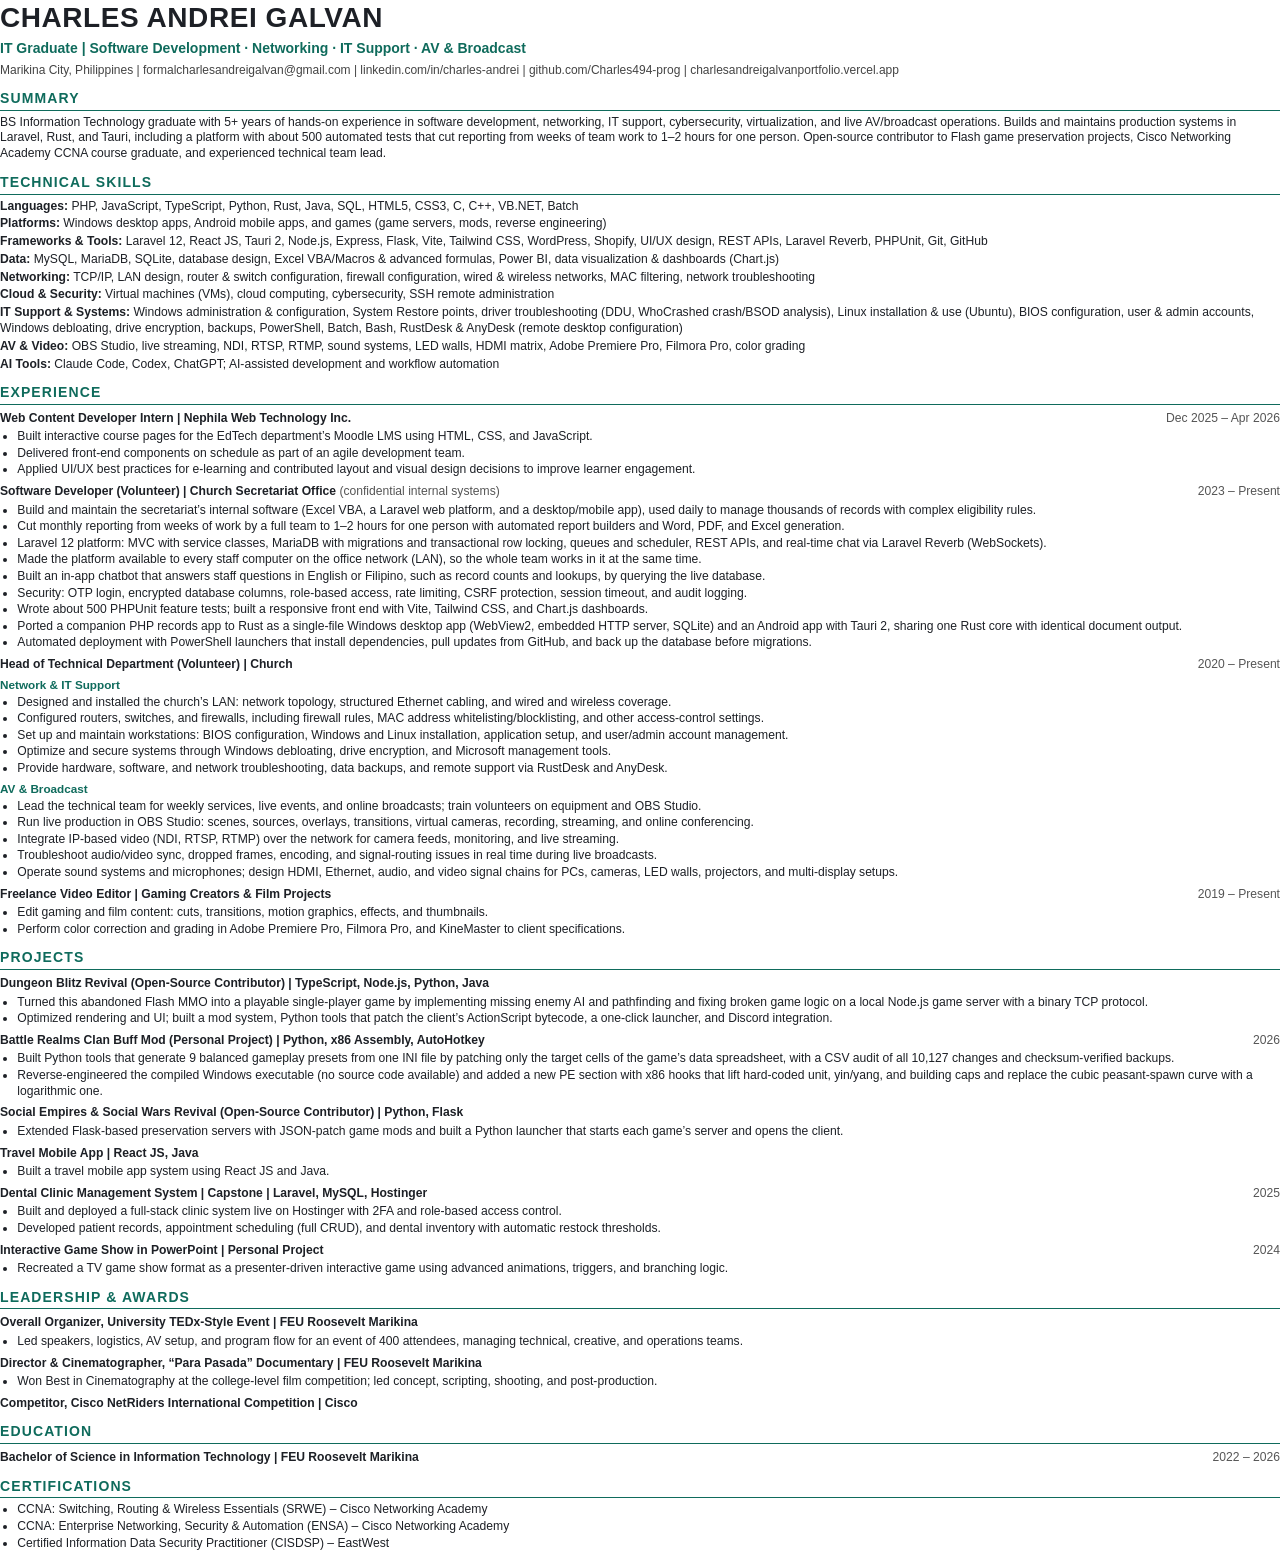
<file: tools/resume.html>
<!doctype html>
<html lang="en">
<head>
<meta charset="utf-8">
<title>Charles Andrei Galvan – Résumé</title>
<style>
    @page { size: A4; margin: 11mm 14mm 11mm 14mm; }
    * { box-sizing: border-box; }
    body { margin: 0; font-family: "Segoe UI", Calibri, Arial, sans-serif; font-size: 9.1pt; line-height: 1.3; color: #1d2026; }
    h1 { margin: 0; font-size: 21pt; letter-spacing: .02em; font-weight: 700; }
    .title { margin-top: 2pt; color: #0f6b5c; font-size: 10.5pt; font-weight: 600; }
    .contact { margin-top: 4pt; color: #444; font-size: 9pt; }
    .contact a { color: #444; text-decoration: none; }
    h2 { margin: 8pt 0 3pt; padding-bottom: 2pt; border-bottom: 1.2pt solid #0f6b5c; color: #0f6b5c; font-size: 10.5pt; letter-spacing: .08em; text-transform: uppercase; }
    p { margin: 0; }
    .row { display: flex; justify-content: space-between; gap: 8pt; margin-top: 4.5pt; font-weight: 600; }
    .row .date { flex: none; color: #555; font-weight: 500; }
    .sub { color: #0f6b5c; font-size: 8.8pt; font-weight: 600; margin-top: 3pt; }
    ul { margin: 2pt 0 0; padding-left: 13pt; }
    li { margin: .6pt 0; }
    .skills p { margin: 1.5pt 0; }
    .skills b { color: #1d2026; }
    .muted { color: #555; font-weight: 500; }
    .avoid { break-inside: avoid; }
</style>
</head>
<body>
    <h1>CHARLES ANDREI GALVAN</h1>
    <p class="title">IT Graduate | Software Development · Networking · IT Support · AV &amp; Broadcast</p>
    <p class="contact">Marikina City, Philippines | <a href="mailto:formalcharlesandreigalvan@gmail.com">formalcharlesandreigalvan@gmail.com</a> | <a href="https://www.linkedin.com/in/charles-andrei">linkedin.com/in/charles-andrei</a> | <a href="https://github.com/Charles494-prog">github.com/Charles494-prog</a> | <a href="https://charlesandreigalvanportfolio.vercel.app">charlesandreigalvanportfolio.vercel.app</a></p>

    <h2>Summary</h2>
    <p>BS Information Technology graduate with 5+ years of hands-on experience in software development, networking, IT support, cybersecurity, virtualization, and live AV/broadcast operations. Builds and maintains production systems in Laravel, Rust, and Tauri, including a platform with about 500 automated tests that cut reporting from weeks of team work to 1–2 hours for one person. Open-source contributor to Flash game preservation projects, Cisco Networking Academy CCNA course graduate, and experienced technical team lead.</p>

    <h2>Technical Skills</h2>
    <div class="skills">
        <p><b>Languages:</b> PHP, JavaScript, TypeScript, Python, Rust, Java, SQL, HTML5, CSS3, C, C++, VB.NET, Batch</p>
        <p><b>Platforms:</b> Windows desktop apps, Android mobile apps, and games (game servers, mods, reverse engineering)</p>
        <p><b>Frameworks &amp; Tools:</b> Laravel 12, React JS, Tauri 2, Node.js, Express, Flask, Vite, Tailwind CSS, WordPress, Shopify, UI/UX design, REST APIs, Laravel Reverb, PHPUnit, Git, GitHub</p>
        <p><b>Data:</b> MySQL, MariaDB, SQLite, database design, Excel VBA/Macros &amp; advanced formulas, Power BI, data visualization &amp; dashboards (Chart.js)</p>
        <p><b>Networking:</b> TCP/IP, LAN design, router &amp; switch configuration, firewall configuration, wired &amp; wireless networks, MAC filtering, network troubleshooting</p>
        <p><b>Cloud &amp; Security:</b> Virtual machines (VMs), cloud computing, cybersecurity, SSH remote administration</p>
        <p><b>IT Support &amp; Systems:</b> Windows administration &amp; configuration, System Restore points, driver troubleshooting (DDU, WhoCrashed crash/BSOD analysis), Linux installation &amp; use (Ubuntu), BIOS configuration, user &amp; admin accounts, Windows debloating, drive encryption, backups, PowerShell, Batch, Bash, RustDesk &amp; AnyDesk (remote desktop configuration)</p>
        <p><b>AV &amp; Video:</b> OBS Studio, live streaming, NDI, RTSP, RTMP, sound systems, LED walls, HDMI matrix, Adobe Premiere Pro, Filmora Pro, color grading</p>
        <p><b>AI Tools:</b> Claude Code, Codex, ChatGPT; AI-assisted development and workflow automation</p>
    </div>

    <h2>Experience</h2>
    <div class="avoid">
        <p class="row"><span>Web Content Developer Intern | Nephila Web Technology Inc.</span><span class="date">Dec 2025 – Apr 2026</span></p>
        <ul>
            <li>Built interactive course pages for the EdTech department’s Moodle LMS using HTML, CSS, and JavaScript.</li>
            <li>Delivered front-end components on schedule as part of an agile development team.</li>
            <li>Applied UI/UX best practices for e-learning and contributed layout and visual design decisions to improve learner engagement.</li>
        </ul>
    </div>
    <div>
        <p class="row"><span>Software Developer (Volunteer) | Church Secretariat Office <span class="muted">(confidential internal systems)</span></span><span class="date">2023 – Present</span></p>
        <ul>
            <li>Build and maintain the secretariat’s internal software (Excel VBA, a Laravel web platform, and a desktop/mobile app), used daily to manage thousands of records with complex eligibility rules.</li>
            <li>Cut monthly reporting from weeks of work by a full team to 1–2 hours for one person with automated report builders and Word, PDF, and Excel generation.</li>
            <li>Laravel 12 platform: MVC with service classes, MariaDB with migrations and transactional row locking, queues and scheduler, REST APIs, and real-time chat via Laravel Reverb (WebSockets).</li>
            <li>Made the platform available to every staff computer on the office network (LAN), so the whole team works in it at the same time.</li>
            <li>Built an in-app chatbot that answers staff questions in English or Filipino, such as record counts and lookups, by querying the live database.</li>
            <li>Security: OTP login, encrypted database columns, role-based access, rate limiting, CSRF protection, session timeout, and audit logging.</li>
            <li>Wrote about 500 PHPUnit feature tests; built a responsive front end with Vite, Tailwind CSS, and Chart.js dashboards.</li>
            <li>Ported a companion PHP records app to Rust as a single-file Windows desktop app (WebView2, embedded HTTP server, SQLite) and an Android app with Tauri 2, sharing one Rust core with identical document output.</li>
            <li>Automated deployment with PowerShell launchers that install dependencies, pull updates from GitHub, and back up the database before migrations.</li>
        </ul>
    </div>
    <div>
        <p class="row"><span>Head of Technical Department (Volunteer) | Church</span><span class="date">2020 – Present</span></p>
        <p class="sub">Network &amp; IT Support</p>
        <ul>
            <li>Designed and installed the church’s LAN: network topology, structured Ethernet cabling, and wired and wireless coverage.</li>
            <li>Configured routers, switches, and firewalls, including firewall rules, MAC address whitelisting/blocklisting, and other access-control settings.</li>
            <li>Set up and maintain workstations: BIOS configuration, Windows and Linux installation, application setup, and user/admin account management.</li>
            <li>Optimize and secure systems through Windows debloating, drive encryption, and Microsoft management tools.</li>
            <li>Provide hardware, software, and network troubleshooting, data backups, and remote support via RustDesk and AnyDesk.</li>
        </ul>
        <p class="sub">AV &amp; Broadcast</p>
        <ul>
            <li>Lead the technical team for weekly services, live events, and online broadcasts; train volunteers on equipment and OBS Studio.</li>
            <li>Run live production in OBS Studio: scenes, sources, overlays, transitions, virtual cameras, recording, streaming, and online conferencing.</li>
            <li>Integrate IP-based video (NDI, RTSP, RTMP) over the network for camera feeds, monitoring, and live streaming.</li>
            <li>Troubleshoot audio/video sync, dropped frames, encoding, and signal-routing issues in real time during live broadcasts.</li>
            <li>Operate sound systems and microphones; design HDMI, Ethernet, audio, and video signal chains for PCs, cameras, LED walls, projectors, and multi-display setups.</li>
        </ul>
    </div>
    <div class="avoid">
        <p class="row"><span>Freelance Video Editor | Gaming Creators &amp; Film Projects</span><span class="date">2019 – Present</span></p>
        <ul>
            <li>Edit gaming and film content: cuts, transitions, motion graphics, effects, and thumbnails.</li>
            <li>Perform color correction and grading in Adobe Premiere Pro, Filmora Pro, and KineMaster to client specifications.</li>
        </ul>
    </div>

    <h2>Projects</h2>
    <div class="avoid">
        <p class="row"><span>Dungeon Blitz Revival (Open-Source Contributor) | TypeScript, Node.js, Python, Java</span></p>
        <ul>
            <li>Turned this abandoned Flash MMO into a playable single-player game by implementing missing enemy AI and pathfinding and fixing broken game logic on a local Node.js game server with a binary TCP protocol.</li>
            <li>Optimized rendering and UI; built a mod system, Python tools that patch the client’s ActionScript bytecode, a one-click launcher, and Discord integration.</li>
        </ul>
    </div>
    <div class="avoid">
        <p class="row"><span>Battle Realms Clan Buff Mod (Personal Project) | Python, x86 Assembly, AutoHotkey</span><span class="date">2026</span></p>
        <ul>
            <li>Built Python tools that generate 9 balanced gameplay presets from one INI file by patching only the target cells of the game’s data spreadsheet, with a CSV audit of all 10,127 changes and checksum-verified backups.</li>
            <li>Reverse-engineered the compiled Windows executable (no source code available) and added a new PE section with x86 hooks that lift hard-coded unit, yin/yang, and building caps and replace the cubic peasant-spawn curve with a logarithmic one.</li>
        </ul>
    </div>
    <div class="avoid">
        <p class="row"><span>Social Empires &amp; Social Wars Revival (Open-Source Contributor) | Python, Flask</span></p>
        <ul><li>Extended Flask-based preservation servers with JSON-patch game mods and built a Python launcher that starts each game’s server and opens the client.</li></ul>
    </div>
    <div class="avoid">
        <p class="row"><span>Travel Mobile App | React JS, Java</span></p>
        <ul><li>Built a travel mobile app system using React JS and Java.</li></ul>
    </div>
    <div class="avoid">
        <p class="row"><span>Dental Clinic Management System | Capstone | Laravel, MySQL, Hostinger</span><span class="date">2025</span></p>
        <ul>
            <li>Built and deployed a full-stack clinic system live on Hostinger with 2FA and role-based access control.</li>
            <li>Developed patient records, appointment scheduling (full CRUD), and dental inventory with automatic restock thresholds.</li>
        </ul>
    </div>
    <div class="avoid">
        <p class="row"><span>Interactive Game Show in PowerPoint | Personal Project</span><span class="date">2024</span></p>
        <ul><li>Recreated a TV game show format as a presenter-driven interactive game using advanced animations, triggers, and branching logic.</li></ul>
    </div>

    <div class="avoid">
        <h2>Leadership &amp; Awards</h2>
        <p class="row"><span>Overall Organizer, University TEDx-Style Event | FEU Roosevelt Marikina</span></p>
        <ul><li>Led speakers, logistics, AV setup, and program flow for an event of 400 attendees, managing technical, creative, and operations teams.</li></ul>
        <p class="row"><span>Director &amp; Cinematographer, “Para Pasada” Documentary | FEU Roosevelt Marikina</span></p>
        <ul><li>Won Best in Cinematography at the college-level film competition; led concept, scripting, shooting, and post-production.</li></ul>
        <p class="row"><span>Competitor, Cisco NetRiders International Competition | Cisco</span></p>
    </div>

    <div class="avoid">
        <h2>Education</h2>
        <p class="row"><span>Bachelor of Science in Information Technology | FEU Roosevelt Marikina</span><span class="date">2022 – 2026</span></p>
    </div>

    <div class="avoid">
        <h2>Certifications</h2>
        <ul>
            <li>CCNA: Switching, Routing &amp; Wireless Essentials (SRWE) – Cisco Networking Academy</li>
            <li>CCNA: Enterprise Networking, Security &amp; Automation (ENSA) – Cisco Networking Academy</li>
            <li>Certified Information Data Security Practitioner (CISDSP) – EastWest</li>
        </ul>
    </div>
</body>
</html>
</file>
<file: styles.css>
/* =========================================================
   Tokens · warm paper by day, deep night by night.
   Teal = machine, amber = human.
   ========================================================= */
:root {
    --bg: #f6f3ec;
    --surface: rgba(255, 255, 255, .78);
    --surface-solid: #ffffff;
    --surface-2: #ece7dc;
    --ink: #17191e;
    --ink-2: #474c56;
    --muted: #6d717b;
    --line: rgba(23, 25, 30, .12);
    --machine: #0f6b5c;
    --machine-soft: rgba(15, 107, 92, .12);
    --human: #b5651d;
    --human-soft: rgba(181, 101, 29, .13);
    --accent: var(--machine);
    --accent-ink: #ffffff;
    --good: #1f8a5b;
    --bad: #c2413b;
    --ring: rgba(15, 107, 92, .35);
    --shadow: 0 1px 2px rgba(23, 25, 30, .05), 0 18px 40px -22px rgba(23, 25, 30, .3);
    --radius: 18px;
    --serif: "Fraunces", Georgia, "Times New Roman", serif;
    --sans: "Inter", system-ui, -apple-system, "Segoe UI", Roboto, sans-serif;
    color-scheme: light;
}
@media (prefers-color-scheme: dark) {
    :root:not([data-theme="light"]) {
        --bg: #0c0e12;
        --surface: rgba(22, 25, 31, .72);
        --surface-solid: #16191f;
        --surface-2: #1d2128;
        --ink: #efece5;
        --ink-2: #bcc0c8;
        --muted: #8e929c;
        --line: rgba(239, 236, 229, .12);
        --machine: #5cc8b2;
        --machine-soft: rgba(92, 200, 178, .13);
        --human: #f0a85a;
        --human-soft: rgba(240, 168, 90, .14);
        --accent-ink: #08130f;
        --good: #4cc38a;
        --bad: #f0716b;
        --ring: rgba(92, 200, 178, .4);
        --shadow: 0 1px 2px rgba(0, 0, 0, .35), 0 22px 50px -24px rgba(0, 0, 0, .8);
        color-scheme: dark;
    }
}
:root[data-theme="dark"] {
    --bg: #0c0e12;
    --surface: rgba(22, 25, 31, .72);
    --surface-solid: #16191f;
    --surface-2: #1d2128;
    --ink: #efece5;
    --ink-2: #bcc0c8;
    --muted: #8e929c;
    --line: rgba(239, 236, 229, .12);
    --machine: #5cc8b2;
    --machine-soft: rgba(92, 200, 178, .13);
    --human: #f0a85a;
    --human-soft: rgba(240, 168, 90, .14);
    --accent-ink: #08130f;
    --good: #4cc38a;
    --bad: #f0716b;
    --ring: rgba(92, 200, 178, .4);
    --shadow: 0 1px 2px rgba(0, 0, 0, .35), 0 22px 50px -24px rgba(0, 0, 0, .8);
    color-scheme: dark;
}

/* ---------- Base ---------- */
*, *::before, *::after { box-sizing: border-box; }
html { scroll-behavior: smooth; -webkit-text-size-adjust: 100%; }
body {
    margin: 0; background: var(--bg); color: var(--ink);
    font-family: var(--sans); font-size: 17px; line-height: 1.6;
    -webkit-font-smoothing: antialiased; overflow-x: hidden;
    padding-bottom: 110px; /* room for the dock */
}
h1, h2, h3 { margin: 0; line-height: 1.15; }
p { margin: 0; }
ul, ol { margin: 0; padding: 0; list-style: none; }
a { color: inherit; }
strong { font-weight: 600; color: var(--ink); }
svg { width: 20px; height: 20px; fill: none; stroke: currentColor; stroke-width: 1.8; stroke-linecap: round; stroke-linejoin: round; }
:focus-visible { outline: 3px solid var(--ring); outline-offset: 3px; border-radius: 10px; }
.wrap { position: relative; width: min(1100px, 100% - 32px); margin-inline: auto; }
.muted { color: var(--muted); }
.skip { position: absolute; left: -999px; top: 8px; z-index: 60; padding: .5rem .9rem; border-radius: 8px; background: var(--accent); color: var(--accent-ink); }
.skip:focus { left: 16px; }

/* 3D background */
#scene { position: fixed; inset: 0; z-index: 0; width: 100vw; height: 100vh; pointer-events: none; opacity: 0; transition: opacity 1.2s ease; }
#scene.ready { opacity: 1; }
main { position: relative; z-index: 1; }

/* ---------- Buttons ---------- */
.btn {
    display: inline-flex; align-items: center; justify-content: center; gap: .5rem;
    min-height: 48px; padding: 0 1.3rem; border: 1px solid var(--accent); border-radius: 999px;
    background: var(--accent); color: var(--accent-ink); font: 600 .95rem/1 var(--sans);
    text-decoration: none; cursor: pointer; transition: transform .15s ease, box-shadow .15s ease;
}
.btn:hover { transform: translateY(-2px); box-shadow: 0 10px 24px -12px var(--accent); }
.btn-ghost { background: var(--surface); color: var(--ink); border-color: var(--line); backdrop-filter: blur(8px); }
.btn-ghost:hover { border-color: var(--ink-2); box-shadow: none; }

/* ---------- Chapters ---------- */
.chapter { position: relative; padding: clamp(5rem, 12vw, 9rem) 0; }
.chapter-no { color: var(--machine); font-size: .8rem; font-weight: 600; letter-spacing: .18em; text-transform: uppercase; }
.chapter-title { margin-top: .6rem; font-family: var(--serif); font-weight: 500; font-size: clamp(2.3rem, 6vw, 4.2rem); letter-spacing: -.025em; }
.chapter-title.big { font-size: clamp(2.6rem, 8vw, 5.6rem); }
.chapter-lede { max-width: 56ch; margin-top: 1rem; color: var(--ink-2); font-size: clamp(1.05rem, 2vw, 1.25rem); }

/* 3D entrance for titles and cards */
.js .reveal3d { opacity: 0; transform: perspective(1100px) rotateX(16deg) translateY(46px); transform-origin: 50% 100%; transition: opacity .9s cubic-bezier(.2,.7,.2,1), transform .9s cubic-bezier(.2,.7,.2,1); }
.js .reveal3d.in { opacity: 1; transform: none; }

/* ---------- Prologue ---------- */
.prologue { min-height: 100vh; min-height: 100svh; display: flex; align-items: center; padding-top: 3rem; }
.availability {
    display: inline-flex; align-items: center; gap: .55rem; padding: .45rem .9rem;
    border: 1px solid var(--line); border-radius: 999px; background: var(--surface); backdrop-filter: blur(8px);
    color: var(--ink-2); font-size: .85rem; font-weight: 500;
}
.dot { width: 8px; height: 8px; border-radius: 50%; background: var(--good); box-shadow: 0 0 0 4px color-mix(in srgb, var(--good) 20%, transparent); animation: pulse 2.4s ease-in-out infinite; }
@keyframes pulse { 50% { box-shadow: 0 0 0 8px color-mix(in srgb, var(--good) 0%, transparent); } }
.hello { margin-top: 2rem; color: var(--ink-2); font-size: clamp(1.1rem, 2.4vw, 1.4rem); }
.headline { max-width: 15ch; margin-top: .6rem; font-family: var(--serif); font-weight: 500; font-size: clamp(2.5rem, 6.2vw, 4.7rem); letter-spacing: -.03em; line-height: 1.04; }
.headline em { font-style: italic; font-weight: 400; }
.headline .machine { color: var(--machine); }
.headline .human { color: var(--human); }
.roles { max-width: 62ch; margin-top: 1.6rem; color: var(--muted); font-size: .98rem; }
.scroll-cue { display: inline-flex; align-items: center; gap: .9rem; margin-top: 3rem; color: var(--ink-2); font-weight: 600; text-decoration: none; }
.mouse { position: relative; width: 24px; height: 38px; border: 2px solid currentColor; border-radius: 14px; opacity: .7; }
.mouse span { position: absolute; left: 50%; top: 7px; width: 4px; height: 8px; margin-left: -2px; border-radius: 2px; background: currentColor; animation: wheel 1.8s ease-in-out infinite; }
@keyframes wheel { 0% { transform: translateY(0); opacity: 1; } 70% { transform: translateY(10px); opacity: 0; } 100% { opacity: 0; } }

/* ---------- Chapter 1 · Belief ---------- */
.manifesto { margin-top: clamp(2rem, 5vw, 3.5rem); }
.line { font-family: var(--serif); font-weight: 500; font-size: clamp(1.7rem, 4.6vw, 3.3rem); line-height: 1.18; letter-spacing: -.02em; }
.line + .line { margin-top: .6em; }
.hl-machine { color: var(--machine); }
.hl-human { color: var(--human); font-style: italic; font-weight: 500; }
/* lines rise in one after another as the chapter comes into view */
.js .manifesto .reveal3d { transition-duration: 1.1s; }
.js .manifesto .reveal3d:nth-child(2) { transition-delay: .15s; }
.js .manifesto .reveal3d:nth-child(3) { transition-delay: .3s; }
.js .manifesto .reveal3d:nth-child(4) { transition-delay: .45s; }
.js .manifesto .reveal3d:nth-child(5) { transition-delay: .7s; }
.signature { margin-top: 1.4rem; color: var(--human); font-family: var(--serif); font-style: italic; font-size: clamp(1.3rem, 3vw, 1.8rem); }

.duo { display: grid; grid-template-columns: 1fr auto 1fr; align-items: center; gap: 1.2rem; margin-top: clamp(3rem, 7vw, 5rem); }
.duo-card { padding: 1.6rem; border: 1px solid var(--line); border-radius: var(--radius); background: var(--surface); backdrop-filter: blur(10px); box-shadow: var(--shadow); }
.duo-tag { margin-bottom: .9rem; font-size: .8rem; font-weight: 600; letter-spacing: .12em; text-transform: uppercase; }
.machine-card { border-top: 3px solid var(--machine); }
.machine-card .duo-tag { color: var(--machine); }
.human-card { border-top: 3px solid var(--human); }
.human-card .duo-tag { color: var(--human); }
.duo-card li { position: relative; padding: .35rem 0 .35rem 1.4rem; color: var(--ink-2); }
.machine-card li::before, .human-card li::before { content: ""; position: absolute; left: 0; top: .95em; width: 8px; height: 8px; }
.machine-card li::before { background: var(--machine); border-radius: 2px; }
.human-card li::before { background: var(--human); border-radius: 50%; }
.duo-plus { display: grid; place-items: center; width: 54px; height: 54px; border-radius: 50%; background: var(--ink); color: var(--bg); font: 500 1.8rem/1 var(--serif); }
.duo-close { max-width: 50ch; margin: 2.5rem auto 0; text-align: center; color: var(--ink-2); font-size: 1.1rem; }

/* ---------- Chapter 2 · Proof (story cards) ---------- */
.story-card {
    position: relative; display: grid; grid-template-columns: 1.1fr 1fr; align-items: center; gap: clamp(1.5rem, 4vw, 3rem);
    margin-top: clamp(2rem, 5vw, 3rem); padding: clamp(1.4rem, 3.5vw, 2.4rem);
    border: 1px solid var(--line); border-radius: calc(var(--radius) + 6px); background: var(--surface); backdrop-filter: blur(12px); box-shadow: var(--shadow);
}
.story-card.flip .anim { order: 2; }
.story-kicker { color: var(--machine); font-size: .78rem; font-weight: 600; letter-spacing: .14em; text-transform: uppercase; }
.story-text h3 { margin-top: .5rem; font-family: var(--serif); font-weight: 500; font-size: clamp(1.6rem, 3.4vw, 2.3rem); letter-spacing: -.015em; }
.story-text p:not(.story-kicker) { margin-top: .8rem; color: var(--ink-2); }
.strike { position: relative; color: var(--muted); }
.strike::after { content: ""; position: absolute; left: -2%; right: -2%; top: 55%; height: 3px; border-radius: 2px; background: var(--human); transform: scaleX(0); transform-origin: left; transition: transform .8s ease .4s; }
.story-card.played .strike::after { transform: scaleX(1); }
.anim { min-height: 260px; display: flex; flex-direction: column; justify-content: center; }
.replay { position: absolute; right: 1rem; bottom: .9rem; padding: .3rem .6rem; border: 0; border-radius: 8px; background: transparent; color: var(--muted); font: 500 .8rem var(--sans); cursor: pointer; opacity: 0; transition: opacity .3s ease; }
.story-card.played .replay { opacity: 1; }
.replay:hover { color: var(--ink); background: var(--surface-2); }

/* time */
.time-figure { display: flex; align-items: baseline; gap: .6rem; }
.time-num { font-family: var(--serif); font-weight: 600; font-size: clamp(4rem, 11vw, 7rem); line-height: .9; color: var(--human); font-variant-numeric: tabular-nums; transition: color .5s ease; }
.time-unit { font-family: var(--serif); font-size: clamp(1.5rem, 3.5vw, 2.2rem); color: var(--ink-2); }
.time-anim.done .time-num { color: var(--machine); animation: pop .5s cubic-bezier(.3,1.6,.5,1); }
@keyframes pop { 0% { transform: scale(.7); } 100% { transform: scale(1); } }
.time-bars { display: grid; gap: .8rem; margin-top: 1.8rem; }
.time-row { display: grid; grid-template-columns: 4rem 1fr 5.6rem; align-items: center; gap: .8rem; font-size: .86rem; color: var(--muted); }
.time-row b { color: var(--ink); font-weight: 600; text-align: right; white-space: nowrap; }
.track { height: 14px; border-radius: 999px; background: var(--surface-2); overflow: hidden; }
.fill { height: 100%; border-radius: inherit; width: 0; }
.fill.before { background: var(--human); transition: width 1.4s cubic-bezier(.2,.7,.2,1); }
.fill.after { background: var(--machine); transition: width .6s ease; }

/* tests */
.tests-anim { flex-direction: row; align-items: center; gap: 1.2rem; }
.browser { flex: 1 1 58%; min-width: 0; border: 1px solid var(--line); border-radius: 12px; background: var(--surface-solid); overflow: hidden; transition: box-shadow .6s ease, border-color .6s ease; }
.browser-bar { display: flex; align-items: center; gap: .35rem; padding: .5rem .7rem; border-bottom: 1px solid var(--line); background: var(--surface-2); font-size: .7rem; color: var(--muted); }
.browser-bar i { width: 8px; height: 8px; border-radius: 50%; background: var(--line); }
.browser-bar span { margin-left: .4rem; }
.shield { margin-left: auto; font-size: .9rem; opacity: 0; transform: scale(.4); transition: opacity .5s ease, transform .5s cubic-bezier(.3,1.6,.5,1); }
.browser-body { display: grid; gap: .55rem; padding: .8rem; }
.sk { height: 22px; border-radius: 6px; border: 1.5px dashed var(--muted); opacity: .35; transition: all .5s ease; }
.sk-head { height: 30px; }
.sk-row { display: grid; grid-template-columns: repeat(3, 1fr); gap: .55rem; }
.sk-row .sk { height: 46px; }
.sk-wide { height: 34px; }
.sk-foot { height: 14px; width: 60%; }
.browser[data-strength="1"] .sk { opacity: .55; }
.browser[data-strength="2"] .sk { opacity: .75; border-style: solid; border-color: color-mix(in srgb, var(--machine) 50%, var(--line)); }
.browser[data-strength="3"] .sk { opacity: .9; border-style: solid; border-color: var(--machine); background: var(--machine-soft); }
.browser[data-strength="4"] .sk { opacity: 1; border: 1.5px solid var(--machine); background: var(--machine-soft); }
.browser[data-strength="4"] { border-color: var(--machine); box-shadow: 0 0 0 4px var(--machine-soft), 0 18px 40px -20px var(--machine); }
.browser[data-strength="4"] .shield { opacity: 1; transform: scale(1); }
.browser.hit { animation: shake .35s ease; }
.browser.hit .sk { border-color: var(--bad) !important; }
@keyframes shake { 25% { transform: translateX(-4px); } 75% { transform: translateX(4px); } }
.strength-label { padding: .45rem .8rem; border-top: 1px solid var(--line); font-size: .78rem; font-weight: 600; color: var(--muted); }
.browser[data-strength="4"] .strength-label { color: var(--machine); }
.test-side { flex: 1 1 42%; min-width: 0; display: flex; flex-direction: column; align-items: center; gap: .8rem; }
.ring { position: relative; width: 120px; height: 120px; }
.ring svg { width: 120px; height: 120px; transform: rotate(-90deg); }
.ring-bg { stroke: var(--surface-2); stroke-width: 10; }
.ring-fg { stroke: var(--machine); stroke-width: 10; stroke-dasharray: 326.7; stroke-dashoffset: 326.7; }
.ring-text { position: absolute; inset: 0; display: flex; flex-direction: column; align-items: center; justify-content: center; text-align: center; line-height: 1.1; }
.ring-text b { font-family: var(--serif); font-size: 1.9rem; font-weight: 600; font-variant-numeric: tabular-nums; }
.ring-text span { max-width: 9ch; font-size: .66rem; color: var(--muted); }
.test-log { width: 100%; height: 108px; overflow: hidden; display: flex; flex-direction: column; justify-content: flex-end; gap: .2rem; font: 500 .72rem/1.35 ui-monospace, "Cascadia Code", Consolas, monospace; }
.test-log li { white-space: nowrap; overflow: hidden; text-overflow: ellipsis; color: var(--ink-2); animation: logIn .25s ease; }
.test-log li.ok::before, .test-log li.fixed::before { content: "✓ "; color: var(--good); font-weight: 700; }
.test-log li.fail { color: var(--bad); }
.test-log li.fail::before { content: "✗ "; font-weight: 700; }
@keyframes logIn { from { opacity: 0; transform: translateY(6px); } }

/* calendar */
.cal-grid { display: grid; grid-template-columns: 2.6rem repeat(12, 1fr); gap: 4px; align-items: center; width: 100%; max-width: 420px; }
.cal-year { font-size: .72rem; font-weight: 600; color: var(--muted); font-variant-numeric: tabular-nums; }
.cal-head { font-size: .6rem; color: var(--muted); text-align: center; }
.cal-cell { aspect-ratio: 1; border-radius: 4px; background: var(--surface-2); transform: scale(.6); opacity: .5; transition: transform .35s cubic-bezier(.3,1.6,.5,1), background .35s ease, opacity .35s ease; }
.cal-cell.on { transform: scale(1); opacity: 1; background: var(--machine); }
.cal-cell.on.now { background: var(--human); box-shadow: 0 0 0 3px var(--human-soft); }
.cal-cell.future { visibility: hidden; }
.cal-count { margin-top: 1rem; color: var(--muted); font-size: .9rem; }
.cal-count b { color: var(--ink); font-family: var(--serif); font-size: 1.6rem; font-weight: 600; font-variant-numeric: tabular-nums; }

/* people */
.people-anim svg { width: 100%; height: auto; overflow: visible; stroke: none; }
.stage { fill: var(--ink); }
.stage-label { fill: var(--bg); font: 600 11px var(--sans); letter-spacing: .25em; }
.person { fill: var(--machine); opacity: 0; transform-box: fill-box; transform-origin: 50% 100%; transform: translateY(6px) scale(.3); transition: opacity .3s ease, transform .4s cubic-bezier(.3,1.6,.5,1); }
.person.in { opacity: 1; transform: none; }
.person.alt { fill: var(--human); }
.people-count { margin-top: .6rem; color: var(--muted); font-size: .9rem; text-align: center; }
.people-count b { color: var(--ink); font-family: var(--serif); font-size: 1.6rem; font-weight: 600; font-variant-numeric: tabular-nums; }

/* ---------- Chapter 3 · Journey ---------- */
.title-row { display: flex; flex-wrap: wrap; align-items: flex-end; justify-content: space-between; gap: 1rem; }
.view-toggle { display: inline-flex; padding: 3px; border: 1px solid var(--line); border-radius: 999px; background: var(--surface); backdrop-filter: blur(8px); }
.view-toggle button { padding: .45rem 1rem; border: 0; border-radius: 999px; background: transparent; color: var(--ink-2); font: 600 .85rem var(--sans); cursor: pointer; }
.view-toggle button[aria-pressed="true"] { background: var(--ink); color: var(--bg); }
.timeline-shell { position: relative; margin-top: 2.5rem; }
.timeline { position: relative; display: grid; gap: 1.2rem; }
.stop { position: relative; padding: 1.5rem 1.6rem; border: 1px solid var(--line); border-radius: var(--radius); background: var(--surface); backdrop-filter: blur(12px); box-shadow: var(--shadow); }
.stop h3 { margin-top: .25rem; font-size: 1.2rem; font-weight: 600; }
.when { color: var(--machine); font-size: .82rem; font-weight: 600; letter-spacing: .04em; font-variant-numeric: tabular-nums; }
.org { color: var(--ink-2); font-weight: 500; }
.tag-soft { display: inline-block; margin-left: .3rem; padding: .1rem .5rem; border-radius: 999px; background: var(--human-soft); color: var(--human); font-size: .7rem; font-weight: 600; vertical-align: middle; }
.points { display: grid; gap: .5rem; margin-top: 1rem; }
.points li { position: relative; padding-left: 1.25rem; color: var(--ink-2); font-size: .96rem; }
.points li::before { content: ""; position: absolute; left: 0; top: .72em; width: 6px; height: 6px; border-radius: 50%; background: var(--machine); }
.stop-dot, .tl-arrow { display: none; }

/* vertical: a line down the left with dots */
.timeline-shell[data-view="vertical"] .timeline { padding-left: 2rem; }
.timeline-shell[data-view="vertical"] .timeline::before { content: ""; position: absolute; left: .45rem; top: .5rem; bottom: .5rem; width: 2px; background: linear-gradient(var(--machine), var(--human)); border-radius: 2px; }
.timeline-shell[data-view="vertical"] .stop-dot { display: block; position: absolute; left: calc(-2rem + .05rem); top: 1.75rem; width: 14px; height: 14px; border-radius: 50%; background: var(--bg); border: 3px solid var(--machine); }

/* horizontal: one row you swipe or step through, line across the top */
.timeline-shell[data-view="horizontal"] .timeline {
    grid-auto-flow: column; grid-auto-columns: minmax(300px, 380px); gap: 1.2rem;
    overflow-x: auto; scroll-snap-type: x mandatory; padding: 2.2rem .25rem 1.2rem; scrollbar-width: thin;
}
.timeline-shell[data-view="horizontal"] .timeline::before { content: ""; position: absolute; left: 0; width: var(--track-width, 100%); top: .9rem; height: 2px; background: linear-gradient(90deg, var(--machine), var(--human)); }
.timeline-shell[data-view="horizontal"] .stop { scroll-snap-align: start; }
.timeline-shell[data-view="horizontal"] .stop-dot { display: block; position: absolute; left: 1.6rem; top: -1.75rem; width: 14px; height: 14px; border-radius: 50%; background: var(--bg); border: 3px solid var(--machine); }
.timeline-shell[data-view="horizontal"] .tl-arrow {
    display: grid; place-items: center; position: absolute; top: 50%; z-index: 2; width: 42px; height: 42px; margin-top: -21px;
    border: 1px solid var(--line); border-radius: 50%; background: var(--surface-solid); color: var(--ink); box-shadow: var(--shadow); cursor: pointer; font-size: 1.1rem;
}
.timeline-shell[data-view="horizontal"] .tl-arrow.prev { left: -14px; }
.timeline-shell[data-view="horizontal"] .tl-arrow.next { right: -14px; }
.timeline-shell[data-view="horizontal"] .tl-arrow:disabled { opacity: .35; cursor: default; }

/* ---------- Chapter 4 · Work ---------- */
.projects { display: grid; grid-template-columns: repeat(2, 1fr); gap: 1.2rem; margin-top: 2.5rem; }
.project { display: flex; flex-direction: column; gap: .75rem; padding: 1.6rem; border: 1px solid var(--line); border-radius: var(--radius); background: var(--surface); backdrop-filter: blur(12px); box-shadow: var(--shadow); }
.project h3 { font-size: 1.25rem; font-weight: 600; }
.project > p:not(.project-kicker):not(.result) { color: var(--ink-2); font-size: .97rem; }
.project-kicker { color: var(--machine); font-size: .76rem; font-weight: 600; letter-spacing: .12em; text-transform: uppercase; }
.result { padding: .8rem .95rem; border-radius: 12px; background: var(--human-soft); color: var(--ink); font-size: .94rem; font-weight: 500; }
.result span { display: block; margin-bottom: .1rem; color: var(--human); font-size: .7rem; font-weight: 700; letter-spacing: .12em; text-transform: uppercase; }
.project .chips { margin-top: auto; padding-top: .25rem; }
.note { margin-top: 1.4rem; color: var(--muted); font-size: .92rem; }

/* ---------- Chips, skills, credentials ---------- */
.chips { display: flex; flex-wrap: wrap; gap: .4rem; }
.chips li { padding: .3rem .72rem; border: 1px solid var(--line); border-radius: 999px; background: var(--surface-solid); color: var(--ink-2); font-size: .83rem; font-weight: 500; }
.skills { display: grid; grid-template-columns: repeat(2, 1fr); gap: 1.2rem; margin-top: 2.5rem; }
.skill-group, .cred { padding: 1.4rem; border: 1px solid var(--line); border-radius: var(--radius); background: var(--surface); backdrop-filter: blur(12px); }
.skill-group h3 { margin-bottom: .9rem; font-size: 1rem; font-weight: 600; }
.creds { display: grid; grid-template-columns: repeat(3, 1fr); gap: 1.2rem; margin-top: 1.2rem; }
.cred h3 { font-size: 1.08rem; font-weight: 600; }
.cred .muted { font-size: .88rem; }
.cred-kicker { margin-bottom: .6rem; color: var(--human); font-size: .74rem; font-weight: 700; letter-spacing: .12em; text-transform: uppercase; }
.plain { display: grid; gap: .7rem; }
.plain li { display: flex; flex-direction: column; font-size: .93rem; font-weight: 500; line-height: 1.35; }

/* ---------- Epilogue ---------- */
.epilogue { min-height: 90vh; display: flex; align-items: center; text-align: center; }
.epilogue .chapter-lede { margin-inline: auto; }
.contact-actions { display: flex; flex-wrap: wrap; justify-content: center; gap: .75rem; margin-top: 2.2rem; }
.socials { display: flex; flex-wrap: wrap; justify-content: center; gap: .5rem 1.6rem; margin-top: 1.6rem; }
.socials a { font-weight: 600; text-decoration: none; border-bottom: 1px solid var(--line); }
.socials a:hover { border-bottom-color: var(--ink); }
.the-end { margin-top: 4rem; font-size: .85rem; }
.toast { position: fixed; left: 50%; bottom: 104px; z-index: 70; padding: .6rem 1rem; border-radius: 999px; background: var(--ink); color: var(--bg); font-size: .88rem; font-weight: 500; transform: translate(-50%, 12px); opacity: 0; transition: opacity .25s ease, transform .25s ease; pointer-events: none; }
.toast.show { opacity: 1; transform: translate(-50%, 0); }

/* ---------- Bottom dock ---------- */
.dock {
    position: fixed; left: 50%; bottom: max(16px, env(safe-area-inset-bottom)); z-index: 50; transform: translateX(-50%);
    display: flex; align-items: center; gap: 2px; max-width: calc(100% - 20px); padding: 6px;
    border: 1px solid var(--line); border-radius: 22px; background: color-mix(in srgb, var(--surface-solid) 80%, transparent);
    backdrop-filter: saturate(1.4) blur(16px); -webkit-backdrop-filter: saturate(1.4) blur(16px); box-shadow: var(--shadow);
}
.dock-progress { position: absolute; left: 16px; right: 16px; top: -1px; height: 2px; border-radius: 2px; overflow: hidden; }
.dock-progress span { display: block; width: 100%; height: 100%; background: linear-gradient(90deg, var(--machine), var(--human)); transform: scaleX(0); transform-origin: left; }
.dock a, .dock-theme {
    position: relative; display: flex; flex-direction: column; align-items: center; justify-content: center; gap: 2px;
    min-width: 58px; height: 52px; padding: 0 .4rem; border: 0; border-radius: 16px; background: transparent;
    color: var(--muted); font: 600 .66rem var(--sans); text-decoration: none; cursor: pointer; transition: color .2s ease, background .2s ease, transform .2s ease;
}
.dock a:hover, .dock-theme:hover { color: var(--ink); background: var(--surface-2); transform: translateY(-3px); }
.dock a.active { color: var(--ink); background: var(--surface-2); }
.dock a.active::after { content: ""; position: absolute; bottom: 5px; width: 4px; height: 4px; border-radius: 50%; background: var(--human); }
.dock a.active span { visibility: hidden; }
.dock-sep { width: 1px; height: 30px; margin: 0 4px; background: var(--line); }
.dock-theme { min-width: 48px; }
.i-moon { display: none; }
:root[data-theme="dark"] .i-sun { display: none; }
:root[data-theme="dark"] .i-moon { display: block; }
@media (prefers-color-scheme: dark) {
    :root:not([data-theme="light"]) .i-sun { display: none; }
    :root:not([data-theme="light"]) .i-moon { display: block; }
}

/* tilt (mouse only, set up in script.js) */
.tilt { transform-style: preserve-3d; }
.js .reveal3d.in.tilt { transition: transform .25s ease, box-shadow .25s ease, opacity .9s ease; }

/* ---------- Chapter 5 · living toolkit visuals ---------- */
.viz { position: relative; height: 150px; margin: -.2rem 0 1.1rem; border-radius: 14px; overflow: hidden; background: var(--surface-2); perspective: 700px; }
.cred .viz { height: 132px; }
[data-viz] .viz *, [data-viz] .viz *::before, [data-viz] .viz *::after { animation-play-state: paused; }
[data-viz].playing .viz *, [data-viz].playing .viz *::before, [data-viz].playing .viz *::after { animation-play-state: running; }

/* Software: editor tilted in 3D, code typing itself */
.viz-code { display: grid; place-items: center; }
.editor { width: 88%; height: 118px; border: 1px solid var(--line); border-radius: 10px; background: #12151b; box-shadow: 0 18px 30px -18px rgba(0, 0, 0, .7); transform: rotateX(14deg) rotateY(-10deg); transform-style: preserve-3d; overflow: hidden; }
.editor-bar { display: flex; align-items: center; gap: 5px; padding: 6px 9px; background: #1b1f27; color: #8a909b; font: 500 10px var(--sans); }
.editor-bar i { width: 7px; height: 7px; border-radius: 50%; background: #3a3f49; }
.editor-bar i:nth-child(1) { background: #f0716b; } .editor-bar i:nth-child(2) { background: #f0c35a; } .editor-bar i:nth-child(3) { background: #4cc38a; }
.editor-bar span { margin-left: 6px; }
.editor-body { margin: 0; padding: 8px 11px; color: #d7dae0; font: 500 10.5px/1.55 ui-monospace, "Cascadia Code", Consolas, monospace; white-space: pre; }
.editor-body code { font: inherit; }
.tok-k { color: #c792ea; } .tok-v { color: #f0a85a; } .tok-f { color: #82aaff; } .tok-s { color: #a5e075; } .tok-c { color: #6d7686; font-style: italic; }
.caret { display: inline-block; width: 6px; height: 12px; margin-left: 1px; vertical-align: -2px; background: #5cc8b2; animation: blink 1s steps(1) infinite; }
@keyframes blink { 50% { opacity: 0; } }

/* Data: dashboard with growing bars and a trend line */
.viz-data { padding: 12px 14px; }
.dash { height: 100%; display: flex; flex-direction: column; }
.dash-head { display: flex; align-items: center; gap: 6px; color: var(--muted); font: 600 11px var(--sans); }
.dash-head b { margin-left: auto; color: var(--ink); font-variant-numeric: tabular-nums; }
.dash-dot { width: 7px; height: 7px; border-radius: 50%; background: var(--good); animation: pulse 2s ease-in-out infinite; }
.dash-chart { flex: 1; width: 100%; height: auto; margin-top: 8px; overflow: visible; stroke: none; }
.dash-chart .bar { fill: var(--machine); opacity: .85; transform-box: fill-box; transform-origin: 50% 100%; transform: scaleY(.05); transition: transform .9s cubic-bezier(.2,.8,.2,1); }
.dash-chart .bar:nth-child(3n) { fill: var(--human); }
.dash-chart .trend { fill: none; stroke: var(--ink); stroke-width: 2; stroke-linecap: round; stroke-linejoin: round; vector-effect: non-scaling-stroke; opacity: .7; transition: stroke-dashoffset 1.6s ease; }

/* Networking: nodes, cables and packets */
.viz-net { padding: 8px 6px 4px; }
.net { display: block; width: 100%; height: 100%; overflow: visible; stroke: none; }
.net .link { stroke: var(--line); stroke-width: 2; fill: none; }
.net .node rect, .net .node circle { fill: var(--surface-solid); stroke: var(--machine); stroke-width: 1.6; }
.net .node.fw rect { stroke: var(--human); }
.net .node text { fill: var(--muted); font: 600 7.5px var(--sans); text-anchor: middle; }
.net .node .glyph { fill: none; stroke: var(--machine); stroke-width: 1.4; stroke-linecap: round; }
.net .node.fw .glyph { stroke: var(--human); }
.net .packet { fill: var(--machine); }
.net .packet.bad { fill: var(--bad); }
.net .block { fill: none; stroke: var(--bad); stroke-width: 2; opacity: 0; }
.net .block.show { animation: blockPulse .7s ease-out; }
@keyframes blockPulse { 0% { opacity: 1; r: 4; } 100% { opacity: 0; r: 16; } }

/* AV: broadcast monitor */
.viz-av { padding: 10px 12px; }
.monitor { height: 100%; display: grid; grid-template-rows: 1fr auto auto; gap: 7px; }
.feed { position: relative; border-radius: 8px; overflow: hidden; background: linear-gradient(135deg, color-mix(in srgb, var(--machine) 55%, #0b0d11), color-mix(in srgb, var(--human) 45%, #0b0d11)); }
.feed-scan { position: absolute; inset: 0; background: linear-gradient(180deg, transparent 0 46%, rgba(255,255,255,.14) 50%, transparent 54% 100%); background-size: 100% 200%; animation: scan 3.2s linear infinite; }
@keyframes scan { from { background-position: 0 -100%; } to { background-position: 0 100%; } }
.live { position: absolute; left: 8px; top: 7px; display: inline-flex; align-items: center; gap: 4px; padding: 2px 6px; border-radius: 4px; background: #e5484d; color: #fff; font: 700 9px var(--sans); letter-spacing: .08em; z-index: 1; }
.live i { width: 5px; height: 5px; border-radius: 50%; background: #fff; animation: blink 1.2s steps(1) infinite; }
.tc { position: absolute; right: 8px; top: 7px; color: #fff; font: 600 9.5px ui-monospace, Consolas, monospace; text-shadow: 0 1px 2px rgba(0,0,0,.6); z-index: 1; }
.meters { display: grid; grid-template-columns: repeat(14, 1fr); gap: 3px; height: 22px; align-items: end; }
.meters span { height: 100%; border-radius: 2px; background: linear-gradient(0deg, var(--good) 0 60%, #f0c35a 60% 82%, #e5484d 82%); transform-origin: bottom; animation: vu .9s ease-in-out infinite alternate; }
.meters span:nth-child(2n) { animation-duration: .7s; } .meters span:nth-child(3n) { animation-duration: 1.15s; } .meters span:nth-child(5n) { animation-duration: .55s; }
.meters span:nth-child(4n+1) { animation-delay: -.3s; } .meters span:nth-child(3n+2) { animation-delay: -.6s; }
@keyframes vu { 0% { transform: scaleY(.15); } 40% { transform: scaleY(.7); } 70% { transform: scaleY(.35); } 100% { transform: scaleY(.95); } }
.timeline-strip { position: relative; display: grid; grid-template-columns: 2fr 1fr 3fr 1.5fr; gap: 3px; height: 10px; }
.timeline-strip i { border-radius: 2px; background: var(--machine-soft); border: 1px solid color-mix(in srgb, var(--machine) 40%, transparent); }
.timeline-strip i:nth-child(2n) { background: var(--human-soft); border-color: color-mix(in srgb, var(--human) 40%, transparent); }
.playhead { position: absolute; top: -3px; bottom: -3px; left: 0; width: 2px; background: var(--ink); animation: play 6s linear infinite; }
@keyframes play { from { left: 0; } to { left: 100%; } }

/* Education: graduation cap toss + 4-year track */
.viz-edu { display: flex; flex-direction: column; align-items: center; justify-content: center; gap: 8px; }
.cap { width: 58px; height: 44px; overflow: visible; transform-style: preserve-3d; animation: toss 3.6s cubic-bezier(.3,.7,.3,1) infinite; }
.cap .cap-top { fill: var(--ink); }
.cap .cap-base { fill: color-mix(in srgb, var(--ink) 80%, var(--bg)); }
.cap .tassel { stroke: var(--human); stroke-width: 2; }
.cap .tassel-end { fill: var(--human); }
@keyframes toss { 0%, 55%, 100% { transform: translateY(0) rotateX(0) rotateZ(0); } 25% { transform: translateY(-18px) rotateX(360deg) rotateZ(-8deg); } 40% { transform: translateY(0) rotateX(360deg); } }
.years { display: flex; align-items: center; gap: 8px; width: 82%; color: var(--muted); font: 600 10px var(--sans); }
.years-track { position: relative; flex: 1; height: 6px; border-radius: 3px; background: color-mix(in srgb, var(--ink) 12%, transparent); }
.years-fill { position: absolute; inset: 0 auto 0 0; width: 0; border-radius: inherit; background: linear-gradient(90deg, var(--machine), var(--human)); }
.years-track i { position: absolute; top: 50%; width: 9px; height: 9px; margin: -4.5px 0 0 -4.5px; border-radius: 50%; background: var(--surface-solid); border: 2px solid var(--muted); }
.years-track i:nth-of-type(1) { left: 0; } .years-track i:nth-of-type(2) { left: 25%; } .years-track i:nth-of-type(3) { left: 50%; } .years-track i:nth-of-type(4) { left: 75%; } .years-track i:nth-of-type(5) { left: 100%; }
.grad-chip { padding: 2px 9px; border-radius: 999px; background: var(--human-soft); color: var(--human); font: 700 10px var(--sans); letter-spacing: .06em; text-transform: uppercase; opacity: 0; transform: scale(.6); }
[data-viz="edu"].done .years-fill { width: 100%; transition: width 1.8s cubic-bezier(.2,.7,.2,1); }
[data-viz="edu"].done .years-track i { border-color: var(--machine); transition: border-color .3s ease 1.2s; }
[data-viz="edu"].done .grad-chip { opacity: 1; transform: scale(1); transition: opacity .4s ease 1.7s, transform .5s cubic-bezier(.3,1.6,.5,1) 1.7s; }

/* Certifications: badges flip in like coins */
.viz-certs { display: flex; align-items: center; justify-content: center; gap: 14px; perspective: 600px; }
.coin { position: relative; width: 64px; height: 64px; transform: rotateY(-180deg); opacity: 0; transform-style: preserve-3d; }
.coin-face { width: 100%; height: 100%; display: flex; flex-direction: column; align-items: center; justify-content: center; border-radius: 50%; background: radial-gradient(circle at 30% 25%, color-mix(in srgb, var(--machine) 30%, var(--surface-solid)), var(--surface-solid) 70%); border: 2px solid var(--machine); box-shadow: inset 0 0 0 4px var(--machine-soft); color: var(--ink); backface-visibility: hidden; }
.coin.alt .coin-face { border-color: var(--human); box-shadow: inset 0 0 0 4px var(--human-soft); background: radial-gradient(circle at 30% 25%, color-mix(in srgb, var(--human) 30%, var(--surface-solid)), var(--surface-solid) 70%); }
.coin-face b { font: 700 11px var(--sans); letter-spacing: .02em; }
.coin-face span { font: 600 8px var(--sans); color: var(--muted); }
.stamp { position: absolute; right: -4px; bottom: -2px; display: grid; place-items: center; width: 20px; height: 20px; border-radius: 50%; background: var(--good); color: #fff; font: 700 11px/1 var(--sans); font-style: normal; transform: scale(0); }
[data-viz="certs"].done .coin { opacity: 1; transform: rotateY(0); transition: transform .9s cubic-bezier(.3,1.3,.5,1), opacity .3s ease; }
[data-viz="certs"].done .coin:nth-child(2) { transition-delay: .25s; }
[data-viz="certs"].done .coin:nth-child(3) { transition-delay: .5s; }
[data-viz="certs"].done .stamp { transform: scale(1); transition: transform .4s cubic-bezier(.3,1.8,.5,1) 1.2s; }
[data-viz="certs"].done .coin:nth-child(2) .stamp { transition-delay: 1.4s; }
[data-viz="certs"].done .coin:nth-child(3) .stamp { transition-delay: 1.6s; }

/* Recognition: trophy with a shine and sparkles */
.viz-award { display: grid; place-items: center; }
.trophy-wrap { position: relative; width: 74px; height: 74px; animation: float 4s ease-in-out infinite; }
@keyframes float { 0%, 100% { transform: translateY(0) rotateY(-12deg); } 50% { transform: translateY(-6px) rotateY(12deg); } }
.trophy { width: 74px; height: 74px; stroke: none; overflow: visible; }
.trophy .cup { fill: var(--human); }
.trophy .handles { fill: none; stroke: var(--human); stroke-width: 3.4; stroke-linecap: round; }
.trophy .stem { fill: color-mix(in srgb, var(--human) 70%, var(--ink)); }
.shine { position: absolute; inset: 6px 14px 30px; border-radius: 0 0 20px 20px; overflow: hidden; }
.shine::after { content: ""; position: absolute; top: -20%; bottom: -20%; width: 40%; left: -60%; background: linear-gradient(100deg, transparent, rgba(255,255,255,.75), transparent); transform: skewX(-18deg); animation: shine 2.8s ease-in-out infinite; }
@keyframes shine { 0%, 40% { left: -60%; } 70%, 100% { left: 130%; } }
.spark { position: absolute; width: 7px; height: 7px; background: var(--human); clip-path: polygon(50% 0, 62% 38%, 100% 50%, 62% 62%, 50% 100%, 38% 62%, 0 50%, 38% 38%); opacity: 0; animation: spark 2.4s ease-out infinite; }
.spark.s1 { left: -10px; top: 6px; } .spark.s2 { right: -12px; top: 0; animation-delay: .4s; background: var(--machine); } .spark.s3 { left: -16px; top: 40px; animation-delay: .8s; }
.spark.s4 { right: -16px; top: 36px; animation-delay: 1.2s; } .spark.s5 { left: 30px; top: -14px; animation-delay: 1.6s; background: var(--machine); } .spark.s6 { right: 4px; bottom: -6px; animation-delay: 2s; }
@keyframes spark { 0% { opacity: 0; transform: scale(.2) rotate(0); } 25% { opacity: 1; transform: scale(1.2) rotate(45deg); } 60%, 100% { opacity: 0; transform: scale(.4) rotate(90deg); } }

/* ---------- Chapter 4 · How I build (quest map) ---------- */
.quest { position: relative; margin-top: clamp(2.5rem, 6vw, 4rem); overflow-x: clip; overflow-y: visible; }
.quest-road { position: absolute; left: 0; top: 0; overflow: visible; pointer-events: none; z-index: 0; }
.road-base { fill: none; stroke: var(--muted); stroke-opacity: .45; stroke-width: 3; stroke-dasharray: 1 11; stroke-linecap: round; }
.road-lit { fill: none; stroke: var(--machine); stroke-width: 4; stroke-linecap: round; filter: drop-shadow(0 0 6px var(--machine-soft)); }
.quest-stops { position: relative; z-index: 1; display: grid; gap: clamp(2.5rem, 7vw, 4.5rem); }
.qstop { position: relative; display: grid; grid-template-columns: 1fr 76px 1fr; align-items: center; }
.qmark {
    grid-column: 2; grid-row: 1; justify-self: center; display: grid; place-items: center; width: 58px; height: 58px; border-radius: 50%;
    background: var(--surface-solid); border: 2px solid var(--line); color: var(--muted); z-index: 2;
    transition: border-color .5s ease, color .5s ease, box-shadow .5s ease, transform .5s cubic-bezier(.3,1.6,.5,1);
}
.qmark svg { width: 24px; height: 24px; }
.qstop.reached .qmark { border-color: var(--machine); color: var(--machine); transform: scale(1.08); box-shadow: 0 0 0 7px var(--machine-soft), 0 0 34px -4px var(--machine); }
.qcard {
    grid-row: 1; padding: 1.4rem 1.5rem; border: 1px solid var(--line); border-radius: var(--radius);
    background: var(--surface); backdrop-filter: blur(12px); box-shadow: var(--shadow);
    opacity: .22; transition: opacity .8s ease, transform .9s cubic-bezier(.2,.8,.2,1);
}
.qstop:nth-child(odd) .qcard { grid-column: 1; transform: perspective(1000px) rotateY(16deg) translateX(-26px); transform-origin: right center; }
.qstop:nth-child(even) .qcard { grid-column: 3; transform: perspective(1000px) rotateY(-16deg) translateX(26px); transform-origin: left center; }
.qstop.reached .qcard { opacity: 1; transform: none; }
.qkicker { color: var(--human); font-size: .74rem; font-weight: 700; letter-spacing: .14em; text-transform: uppercase; }
.qcard h3 { margin-top: .35rem; font-family: var(--serif); font-weight: 500; font-size: clamp(1.3rem, 2.6vw, 1.6rem); letter-spacing: -.01em; }
.qcard > p:not(.qkicker):not(.qloot) { margin-top: .55rem; color: var(--ink-2); font-size: .96rem; }
.qloot { margin-top: .9rem; padding: .6rem .8rem; border-radius: 10px; background: var(--machine-soft); color: var(--ink); font-size: .9rem; font-weight: 500; }
.qloot span { display: block; color: var(--machine); font-size: .68rem; font-weight: 700; letter-spacing: .12em; text-transform: uppercase; }
.traveler { position: absolute; left: 0; top: 0; z-index: 3; width: 20px; height: 20px; margin: -10px 0 0 -10px; border-radius: 50%; background: var(--human); box-shadow: 0 0 0 5px var(--human-soft), 0 0 26px var(--human); pointer-events: none; will-change: transform; }
.traveler span { position: absolute; inset: -10px; border-radius: 50%; border: 2px solid var(--human); opacity: 0; animation: ping 1.8s ease-out infinite; }
@keyframes ping { 0% { transform: scale(.5); opacity: .8; } 100% { transform: scale(1.6); opacity: 0; } }
.quest-loop { position: relative; z-index: 1; display: flex; flex-direction: column; align-items: center; gap: .7rem; margin-top: clamp(2.5rem, 6vw, 4rem); text-align: center; color: var(--ink-2); font-size: 1.05rem; }
.quest-loop b { color: var(--ink); font-family: var(--serif); font-weight: 500; font-size: 1.25rem; }
.loop-icon { display: grid; place-items: center; width: 48px; height: 48px; border-radius: 50%; background: var(--human-soft); color: var(--human); }
.loop-icon svg { width: 24px; height: 24px; animation: spin 6s linear infinite; }
@keyframes spin { to { transform: rotate(360deg); } }

/* ---------- Bonus · More stack ---------- */
.nerd { position: relative; padding: 1rem 0 clamp(3rem, 8vw, 5rem); }
.nerd-toggle {
    display: flex; align-items: center; gap: 1rem; width: 100%; padding: 1.2rem 1.4rem;
    border: 1px dashed color-mix(in srgb, var(--machine) 55%, var(--line)); border-radius: calc(var(--radius) + 4px);
    background: var(--surface); backdrop-filter: blur(12px); color: var(--ink); text-align: left; cursor: pointer;
    transition: border-color .2s ease, background .2s ease, transform .2s ease;
}
.nerd-toggle:hover { border-style: solid; border-color: var(--machine); transform: translateY(-2px); }
.nerd-icon { display: grid; place-items: center; width: 48px; height: 48px; flex: none; border-radius: 12px; background: var(--ink); color: var(--machine); font: 700 1rem ui-monospace, Consolas, monospace; }
.nerd-text { display: flex; flex-direction: column; line-height: 1.2; }
.nerd-text b { font-family: var(--serif); font-weight: 500; font-size: clamp(1.4rem, 3vw, 1.9rem); }
.nerd-text small { margin-top: .2rem; color: var(--muted); font: 500 .9rem ui-monospace, Consolas, monospace; }
.nerd-text small::before { content: "// "; color: var(--machine); }
.nerd-chev { margin-left: auto; font-size: 1.6rem; color: var(--muted); transition: transform .35s ease; }
.nerd-toggle[aria-expanded="true"] .nerd-chev { transform: rotate(180deg); }
.nerd-toggle[aria-expanded="true"] { border-style: solid; border-color: var(--machine); }
.nerd-panel { margin-top: 1.2rem; }
.nerd-intro { max-width: 70ch; color: var(--ink-2); }
.scenes { display: grid; gap: .7rem; margin-top: 1.4rem; counter-reset: sc; }
.scene { border: 1px solid var(--line); border-radius: var(--radius); background: var(--surface); backdrop-filter: blur(12px); transition: border-color .25s ease, box-shadow .25s ease; }
.scene[open] { border-color: color-mix(in srgb, var(--machine) 55%, var(--line)); box-shadow: var(--shadow); }
.scene summary { display: flex; align-items: center; gap: 1rem; padding: 1rem 1.2rem; cursor: pointer; list-style: none; }
.scene summary::-webkit-details-marker { display: none; }
.scene summary:hover .sc-t b { color: var(--machine); }
.sc-no { color: var(--machine); font: 600 .8rem ui-monospace, Consolas, monospace; }
.sc-t { display: flex; flex-direction: column; line-height: 1.25; }
.sc-t b { font-family: var(--serif); font-weight: 500; font-size: clamp(1.1rem, 2.4vw, 1.35rem); transition: color .2s ease; }
.sc-t small { margin-top: .15rem; color: var(--muted); font-size: .8rem; }
.sc-chev { margin-left: auto; display: grid; place-items: center; width: 30px; height: 30px; flex: none; border-radius: 50%; border: 1px solid var(--line); color: var(--ink-2); font-size: 1.1rem; transition: transform .3s ease, background .3s ease; }
.scene[open] .sc-chev { transform: rotate(45deg); background: var(--machine); border-color: var(--machine); color: var(--bg); }
.sc-body { padding: 0 1.2rem 1.3rem; }
.scene[open] .sc-body { animation: scIn .45s cubic-bezier(.2,.8,.2,1); }
@keyframes scIn { from { opacity: 0; transform: translateY(-8px); } }
.sc-body ul { display: grid; grid-template-columns: repeat(auto-fill, minmax(260px, 1fr)); gap: .8rem 1.4rem; margin-top: 1rem; }
.sc-body li { display: block; color: var(--ink-2); font-size: .9rem; line-height: 1.45; }
.sc-body li > code:not(.inline) { display: table; margin-bottom: .25rem; padding: .12rem .45rem; border-radius: 6px; background: var(--machine-soft); color: var(--machine); font: 600 .78rem ui-monospace, "Cascadia Code", Consolas, monospace; }
code.inline { padding: 0 .3rem; border-radius: 4px; background: var(--surface-2); font: 600 .8em ui-monospace, Consolas, monospace; }
.sv-cap { margin-top: .6rem; color: var(--ink-2); font-size: .95rem; }
.sv-cap b { color: var(--human); }

/* scene stage */
.sv { position: relative; display: flex; align-items: center; justify-content: center; gap: .5rem; min-height: 130px; padding: 14px; border-radius: 14px; background: var(--surface-2); overflow: hidden; color: var(--ink-2); font: 600 .74rem var(--sans); }
.n { position: relative; padding: .4rem .65rem; border: 1.5px solid var(--machine); border-radius: 8px; background: var(--surface-solid); color: var(--ink); white-space: nowrap; }
.n.hot { background: var(--machine); color: var(--bg); }
.w { position: relative; flex: 1; max-width: 110px; min-width: 24px; height: 2px; background: var(--line); }
.w em { position: absolute; top: -4px; left: 0; width: 10px; height: 10px; border-radius: 50%; background: var(--human); animation: run var(--dur, 1.6s) linear infinite; }
.w.rev em { animation-direction: reverse; }
@keyframes run { from { left: 0; } to { left: calc(100% - 10px); } }
/* chat */
.sv-chat { flex-direction: column; align-items: stretch; max-width: 100%; }
.bub { align-self: flex-start; padding: .45rem .75rem; border-radius: 14px 14px 14px 4px; background: var(--surface-solid); border: 1px solid var(--line); color: var(--ink); font-size: .8rem; opacity: 0; animation: chat 6s ease infinite; animation-delay: calc(var(--i) * 1s); }
.bub.b { align-self: flex-end; border-radius: 14px 14px 4px 14px; background: var(--machine); color: var(--bg); border: 0; }
.bub.typing { display: flex; gap: 4px; padding: .6rem .75rem; }
.bub.typing i { width: 6px; height: 6px; border-radius: 50%; background: var(--muted); animation: dotb 1s ease-in-out infinite; }
.bub.typing i:nth-child(2) { animation-delay: .15s; } .bub.typing i:nth-child(3) { animation-delay: .3s; }
@keyframes chat { 0% { opacity: 0; transform: translateY(8px) scale(.9); } 6%, 80% { opacity: 1; transform: none; } 90%, 100% { opacity: 0; } }
@keyframes dotb { 50% { transform: translateY(-4px); } }
/* index */
.sv-index { gap: 2.5rem; }
.col { position: relative; display: grid; gap: 4px; width: 110px; padding-top: 18px; }
.col i { display: block; height: 8px; border-radius: 3px; background: var(--line); }
.col-lab { position: absolute; top: 0; left: 0; color: var(--muted); font-size: .7rem; }
.col .mk { position: absolute; left: -4px; right: -4px; top: 16px; height: 12px; border: 2px solid var(--human); border-radius: 4px; }
.scan .mk { animation: scan 4s steps(1) infinite; }
@keyframes scan { 0% { transform: translateY(0); } 12% { transform: translateY(12px); } 24% { transform: translateY(24px); } 36% { transform: translateY(36px); } 48% { transform: translateY(48px); } 60% { transform: translateY(60px); } 72% { transform: translateY(72px); border-color: var(--human); } 84%, 100% { transform: translateY(72px); border-color: var(--good); background: color-mix(in srgb, var(--good) 25%, transparent); } }
.idx .mk { transform: translateY(72px); animation: jump 4s ease infinite; }
@keyframes jump { 0%, 8% { opacity: 0; transform: translateY(0); } 14%, 100% { opacity: 1; transform: translateY(72px); border-color: var(--good); background: color-mix(in srgb, var(--good) 25%, transparent); } }
/* lock */
.sv-lock .w em { animation: none; }
.sv-lock .wa em { animation: lockA 5s ease infinite; }
.sv-lock .wb em { left: auto; right: 0; background: var(--machine); animation: lockB 5s ease infinite; }
@keyframes lockA { 0% { left: 0; opacity: 1; } 20%, 55% { left: calc(100% - 10px); opacity: 1; } 62%, 100% { left: calc(100% - 10px); opacity: 0; } }
@keyframes lockB { 0% { right: 0; opacity: 1; } 15%, 58% { right: 45%; opacity: 1; } 74%, 90% { right: calc(100% - 10px); opacity: 1; } 96%, 100% { right: calc(100% - 10px); opacity: 0; } }
.row { display: grid; } .row > span { grid-area: 1 / 1; text-align: center; }
.row .r1 { opacity: 0; color: var(--human); animation: lockT 5s ease infinite; }
.row .r0 { animation: lockT0 5s ease infinite; }
.sv-lock .row { animation: lockR 5s ease infinite; }
@keyframes lockT { 0%, 20% { opacity: 0; } 24%, 55% { opacity: 1; } 60%, 100% { opacity: 0; } }
@keyframes lockT0 { 0%, 20% { opacity: 1; } 24%, 55% { opacity: 0; } 60%, 100% { opacity: 1; } }
@keyframes lockR { 0%, 20% { border-color: var(--machine); } 24%, 55% { border-color: var(--human); } 60%, 100% { border-color: var(--machine); } }
/* cache */
.sv-cache { flex-direction: column; align-items: stretch; gap: 1rem; }
.sv-cache .sv-flow { display: flex; align-items: center; gap: .5rem; }
.sv-cache .n:first-child { width: 78px; text-align: center; }
.sv-cache .w { max-width: none; }
.w.slow em { --dur: 3s; background: var(--muted); } .w.fast em { --dur: .5s; }
/* throttle */
.sv-throttle { display: block; }
.lane { position: absolute; left: 14px; right: 14px; top: 50%; height: 2px; background: var(--line); }
.gate { position: absolute; left: 62%; top: 28%; bottom: 28%; width: 4px; border-radius: 2px; background: var(--human); }
.tag { position: absolute; font-size: .7rem; }
.t-gate { left: 62%; top: 10%; transform: translateX(-50%); color: var(--human); }
.t-ok { right: 14px; bottom: 12%; color: var(--good); }
.t-no { left: 30%; bottom: 12%; color: #e5484d; }
.req { position: absolute; left: 14px; top: calc(50% - 6px); width: 12px; height: 12px; border-radius: 50%; background: var(--machine); opacity: 0; animation: pass 6s linear infinite; animation-delay: calc(var(--i) * .5s); }
.req.no { animation-name: block; }
@keyframes pass { 0% { opacity: 0; left: 14px; } 3% { opacity: 1; } 40% { opacity: 1; left: calc(100% - 26px); background: var(--good); } 46%, 100% { opacity: 0; left: calc(100% - 26px); } }
@keyframes block { 0% { opacity: 0; left: 14px; } 3% { opacity: 1; } 22% { left: calc(62% - 14px); background: var(--machine); transform: none; } 26% { left: calc(62% - 30px); background: #e5484d; transform: scale(1.3); } 40% { opacity: 1; left: calc(62% - 30px); background: #e5484d; transform: none; } 48%, 100% { opacity: 0; left: calc(62% - 30px); } }
/* sequential steps */
.sv-steps { flex-direction: column; align-items: flex-start; gap: .45rem; font: 600 .78rem ui-monospace, Consolas, monospace; }
.sv-steps span, .sv-doc i, .sv-plat .dv { animation: lit 5s ease infinite; animation-delay: calc(var(--i) * .7s); opacity: .2; }
.sv-steps span { color: var(--good); }
@keyframes lit { 0% { opacity: .2; } 8%, 80% { opacity: 1; } 92%, 100% { opacity: .2; } }
.sv-pipe { flex-direction: row; align-items: center; flex-wrap: wrap; justify-content: center; }
.sv-pipe span { padding: .45rem .7rem; border: 1.5px solid var(--machine); border-radius: 8px; background: var(--surface-solid); color: var(--ink); }
.sv-pipe span:not(:last-child)::after { content: " →"; color: var(--muted); }
/* doc */
.page { position: relative; display: grid; gap: 7px; width: 150px; padding: 14px; border-radius: 6px; background: var(--surface-solid); box-shadow: var(--shadow); }
.page .ph { height: 10px; width: 50%; margin-bottom: 4px; border-radius: 3px; background: var(--human); }
.page i { display: block; height: 7px; border-radius: 3px; background: var(--machine); }
.page i:nth-child(odd) { width: 80%; }
/* VMs + ssh */
.sv-os, .viz-os { flex-direction: column; gap: .6rem; }
.viz-os { display: flex; align-items: center; justify-content: center; }
.host { position: relative; display: flex; gap: 6px; padding: 18px 8px 8px; border: 1.5px dashed var(--muted); border-radius: 8px; }
.host-lab { position: absolute; top: 2px; left: 8px; color: var(--muted); font: 600 .62rem var(--sans); }
.vm { padding: .3rem .5rem; border-radius: 5px; background: var(--machine); color: var(--bg); font: 600 .66rem var(--sans); font-style: normal; opacity: 0; animation: boot 6s ease infinite; animation-delay: calc(var(--i) * .5s); }
@keyframes boot { 0% { opacity: 0; transform: scale(.6); } 6%, 85% { opacity: 1; transform: none; } 95%, 100% { opacity: 0; } }
.term { padding: .35rem .6rem; border-radius: 6px; background: #1b1f27; color: #a5e075; font: 500 .72rem ui-monospace, Consolas, monospace; }
.type { display: inline-block; overflow: hidden; white-space: nowrap; vertical-align: bottom; border-right: 2px solid #a5e075; animation: typing 6s steps(21) infinite; width: 21ch; }
@keyframes typing { 0%, 25% { width: 0; } 60%, 100% { width: 21ch; } }
/* BSOD -> fixed */
.viz-fix { display: grid; place-items: center; }
.fix-screen { position: relative; width: min(260px, 100%); height: 104px; border-radius: 8px; overflow: hidden; box-shadow: var(--shadow); }
.fx { position: absolute; inset: 0; display: flex; flex-direction: column; justify-content: center; gap: .2rem; padding: 0 14px; color: #fff; font: 500 .72rem var(--sans); opacity: 0; animation: fx 8s ease infinite; }
.fx b { font-size: 1.15rem; font-weight: 700; }
.bsod { background: #1a5fb4; } .bsod b { font-size: 1.8rem; font-weight: 400; }
.diag { background: #2b2f38; animation-delay: 2s; } .diag b { color: #f0a85a; }
.clean { background: #3a2f55; animation-delay: 4s; }
.fx-ok { background: var(--good); animation-delay: 6s; }
@keyframes fx { 0% { opacity: 0; } 3%, 25% { opacity: 1; } 28%, 100% { opacity: 0; } }
/* hex patch */
.sv-hex { flex-direction: column; gap: .6rem; }
.hex { display: flex; gap: 6px; font: 600 .9rem ui-monospace, Consolas, monospace; color: var(--ink-2); }
.hex > span { padding: .25rem .4rem; border-radius: 4px; background: var(--surface-solid); }
.hx-flip, .hex-lab { display: grid; } .hx-flip b, .hex-lab span { grid-area: 1 / 1; text-align: center; }
.hx-flip { animation: flipbg 4s ease infinite; }
.hx-flip b:last-child, .hex-lab .h1 { opacity: 0; animation: swap1 4s ease infinite; }
.hx-flip b:first-child, .hex-lab .h0 { animation: swap0 4s ease infinite; }
.hex-lab .h1 { color: var(--machine); }
@keyframes swap0 { 0%, 40% { opacity: 1; } 50%, 90% { opacity: 0; } 100% { opacity: 1; } }
@keyframes swap1 { 0%, 40% { opacity: 0; } 50%, 90% { opacity: 1; } 100% { opacity: 0; } }
@keyframes flipbg { 0%, 40% { background: var(--surface-solid); color: var(--ink-2); } 50%, 90% { background: var(--machine); color: var(--bg); } }
/* platforms */
.sv-plat { gap: 1.8rem; }
.dv { display: flex; flex-direction: column; align-items: center; gap: .4rem; color: var(--ink); }
.dv i { display: block; border: 2.5px solid var(--machine); }
.desk i { width: 56px; height: 38px; border-radius: 4px; border-bottom-width: 7px; }
.phone i { width: 24px; height: 42px; border-radius: 6px; }
.pad i { width: 54px; height: 30px; border-radius: 15px; border-color: var(--human); }
.ships { margin-top: .8rem; color: var(--ink-2); font-size: .9rem; }
.ships b { color: var(--machine); }
@media (max-width: 520px) { .sv-index { gap: 1.2rem; } .sv-plat { gap: 1rem; } .sv-flow .n { font-size: .66rem; padding: .35rem .45rem; } }

/* ---------- Case study: Battle Realms (charts) ---------- */
.project.case { grid-column: 1 / -1; gap: 1.3rem; }
.case-head { display: grid; grid-template-columns: 1.5fr 1fr; gap: clamp(1rem, 3vw, 2rem); align-items: end; }
.case-head > div { display: flex; flex-direction: column; gap: .75rem; }
.case-head > div > p:not(.project-kicker) { color: var(--ink-2); font-size: .97rem; }
.case-charts { display: grid; grid-template-columns: repeat(3, 1fr); gap: 1rem; }
.chart-card { margin: 0; padding: 1rem 1rem .8rem; border: 1px solid var(--line); border-radius: 14px; background: var(--surface-solid); transition: transform .35s cubic-bezier(.2,.7,.2,1), box-shadow .35s ease; }
.chart-card:hover { transform: translateY(-4px) scale(1.015); box-shadow: var(--shadow); }
.chart-card figcaption { margin-bottom: .55rem; font-size: .9rem; font-weight: 600; }
.chart-card figcaption small { margin-left: .35rem; color: var(--muted); font-size: .74rem; font-weight: 500; }
.chart { display: block; width: 100%; height: auto; overflow: visible; font-family: var(--sans); stroke: none; }
.chart text { stroke: none; paint-order: normal; font-variant-numeric: tabular-nums; }
.chart .grid { stroke: var(--line); stroke-width: 1; }
.chart .tick { fill: var(--muted); font-size: 11px; }
.chart .lab { fill: var(--ink-2); font-size: 12px; font-weight: 500; }
.chart .val { fill: var(--muted); font-size: 11px; }
.chart .val.strong { fill: var(--machine); font-weight: 700; }
.chart .val.strong2 { fill: var(--human); font-weight: 700; }
.chart .bar.old { fill: var(--muted); opacity: .45; }
.chart .bar.new { fill: var(--machine); }
.chart .line { fill: none; stroke-width: 2.4; stroke-linecap: round; stroke-linejoin: round; }
.chart .line.old { stroke: var(--muted); stroke-dasharray: .02 .02; opacity: .8; }
.chart .line.new { stroke: var(--machine); }
.chart .line.new2 { stroke: var(--human); }
.legend { display: flex; flex-wrap: wrap; gap: .25rem .8rem; margin-top: .5rem; color: var(--muted); font-size: .76rem; }
.legend i { display: inline-block; width: 10px; height: 10px; margin-right: -.45rem; border-radius: 3px; vertical-align: -1px; }
.legend .k-old { background: var(--muted); opacity: .5; }
.legend .k-new { background: var(--machine); }
.legend .k-new2 { background: var(--human); }
/* charts build themselves when the card scrolls in */
.js .case .bar { transform: scaleX(0); transform-box: fill-box; transform-origin: left center; transition: transform 1s cubic-bezier(.2,.8,.2,1) calc(var(--d, 0ms) + 250ms); }
.js .case.in .bar { transform: none; }
.js .case .line.new, .js .case .line.new2 { stroke-dasharray: 1; stroke-dashoffset: 1; transition: stroke-dashoffset 1.6s cubic-bezier(.3,.6,.2,1) calc(var(--d, 0ms) + 400ms); }
.js .case.in .line.new, .js .case.in .line.new2 { stroke-dashoffset: 0; }
.js .case .val, .js .case .line.old { opacity: 0; transition: opacity .6s ease 1.1s; }
.js .case.in .val { opacity: 1; }
.js .case.in .line.old { opacity: .8; }

/* ---------- 3D: light glare on tilting cards, scroll depth ---------- */
.tilt { position: relative; }
.tilt::after { content: ""; position: absolute; inset: 0; border-radius: inherit; pointer-events: none; opacity: 0; transition: opacity .35s ease;
    background: radial-gradient(520px circle at var(--gx, 50%) var(--gy, 50%), rgba(255, 255, 255, .22), transparent 42%); mix-blend-mode: soft-light; }
.tilt.glare::after { opacity: 1; }
.js .wrap, .js .projects, .js .skills, .js .creds, .js .timeline, .js .duo { perspective: 1400px; }
.js [data-depth] { will-change: rotate, translate; }
.tilt.glare { box-shadow: 0 30px 60px -30px rgba(0, 0, 0, .45), var(--shadow); }

/* ---------- Reduced motion ---------- */
@media (prefers-reduced-motion: reduce) {
    .js .case .bar, .js .case .val, .js .case .line { transform: none !important; opacity: 1 !important; stroke-dashoffset: 0 !important; transition: none !important; }
    .js [data-depth] { rotate: none !important; translate: none !important; }
    .chart-card, .chart-card:hover { transform: none; transition: none; }
    html { scroll-behavior: auto; }
    .js .reveal3d { opacity: 1; transform: none; transition: none; }
    .dot, .mouse span { animation: none; }
    .person, .cal-cell, .fill, .sk, .browser, .shield { transition: none !important; }
    .viz *, .viz *::before, .viz *::after { animation: none !important; transition: none !important; }
    .coin, [data-viz] .grad-chip, [data-viz] .stamp { opacity: 1 !important; transform: none !important; }
    .years-fill { width: 100% !important; }
    .qcard { opacity: 1 !important; transform: none !important; transition: none !important; }
    .traveler span, .loop-icon svg { animation: none; }
    .sv *, .viz-os *, .viz-fix *, .intro * { animation-duration: 0s !important; animation-iteration-count: 1 !important; }
    .fx-ok, .vm, .bub { opacity: 1; }
}

/* ---------- Responsive ---------- */
@media (max-width: 900px) {
    .story-card, .story-card.flip { grid-template-columns: 1fr; }
    .story-card.flip .anim { order: 0; }
    .creds { grid-template-columns: 1fr; }
    .case-charts { grid-template-columns: repeat(2, 1fr); }
}
@media (max-width: 720px) {
    body { font-size: 16px; padding-bottom: 96px; }
    .duo { grid-template-columns: 1fr; }
    .duo-plus { justify-self: center; width: 44px; height: 44px; font-size: 1.5rem; }
    .projects, .skills { grid-template-columns: 1fr; }
    .case-head, .case-charts { grid-template-columns: 1fr; }
    .tests-anim { flex-direction: column; }
    .dock { gap: 0; padding: 5px; }
    .dock a, .dock-theme { min-width: 37px; height: 44px; padding: 0 .1rem; }
    .dock { padding: 4px; }
    .qstop { grid-template-columns: 56px 1fr; gap: .9rem; }
    .qmark { grid-column: 1; width: 48px; height: 48px; align-self: start; margin-top: 1.1rem; }
    .qstop:nth-child(odd) .qcard, .qstop:nth-child(even) .qcard { grid-column: 2; transform: perspective(900px) rotateY(-12deg) translateX(18px); transform-origin: left center; }
    .qstop.reached .qcard { transform: none; }
    .dock a span { display: none; }
    .dock-sep { margin: 0 2px; }
    .timeline-shell[data-view="horizontal"] .timeline { grid-auto-columns: 86%; }
    .timeline-shell[data-view="horizontal"] .tl-arrow { display: none; }
    .editor { width: 94%; }
    .editor-body { font-size: 8.6px; padding: 7px 9px; }
}

@media print {
    #scene, .dock, .replay, .view-toggle, .contact-actions, .skip, .scroll-cue { display: none !important; }
    body { background: #fff; color: #000; padding: 0; }
    .js .reveal3d { opacity: 1; transform: none; }
}

/* ---------- Intro / animations tip ---------- */
.intro { display: none; }
.js .intro { position: fixed; inset: 0; z-index: 100; display: grid; place-items: center; padding: 16px; background: var(--bg); transition: opacity .6s ease, visibility .6s; }
.intro.gone { opacity: 0; visibility: hidden; pointer-events: none; }
.intro-card { display: grid; gap: 1rem; max-width: 460px; text-align: center; }
.intro-name { font-family: var(--serif); font-size: clamp(1.6rem, 5vw, 2.3rem); font-weight: 500; }
.intro-bar { height: 3px; border-radius: 3px; background: var(--line); overflow: hidden; }
.intro-bar i { display: block; height: 100%; width: 40%; border-radius: 3px; background: var(--machine); animation: introBar 1.1s ease-in-out infinite; }
@keyframes introBar { from { transform: translateX(-100%); } to { transform: translateX(250%); } }
.intro-tip, .intro-off { color: var(--ink-2); font-size: .95rem; }
.intro-off { padding: .8rem; border-radius: 12px; background: var(--human-soft); text-align: left; font-size: .88rem; }
.intro .btn { justify-self: center; }
.sv-bot .bub { max-width: 85%; }
.bub.sql { font: 500 .7rem ui-monospace, Consolas, monospace; color: var(--machine); background: var(--machine-soft); border: 1px dashed var(--machine); }
/* dashboard scene */
.dsh { display: grid; gap: 10px; width: min(300px, 100%); padding: 12px; border-radius: 10px; background: var(--surface-solid); box-shadow: var(--shadow); }
.kpis { display: grid; grid-template-columns: repeat(3, 1fr); gap: 6px; }
.kpis span { display: flex; flex-direction: column; padding: 6px 8px; border-radius: 8px; background: var(--surface-2); color: var(--muted); font: 600 .62rem var(--sans); animation: lit 5s ease infinite; animation-delay: calc(var(--i) * .3s); }
.kpis b { color: var(--ink); font-family: var(--serif); font-size: 1.05rem; font-variant-numeric: tabular-nums; }
.dsh .dsh-bars { display: flex; align-items: flex-end; gap: 6px; height: 54px; }
.dsh .dsh-bars i { flex: 1; height: var(--h); border-radius: 3px 3px 0 0; background: var(--machine); transform-origin: bottom; animation: grow 5s cubic-bezier(.2,.8,.2,1) infinite; animation-delay: calc(var(--i) * .12s); }
.dsh .dsh-bars i:last-child { background: var(--human); }
@keyframes grow { 0% { transform: scaleY(.05); } 20%, 85% { transform: scaleY(1); } 100% { transform: scaleY(.05); } }
</file>
